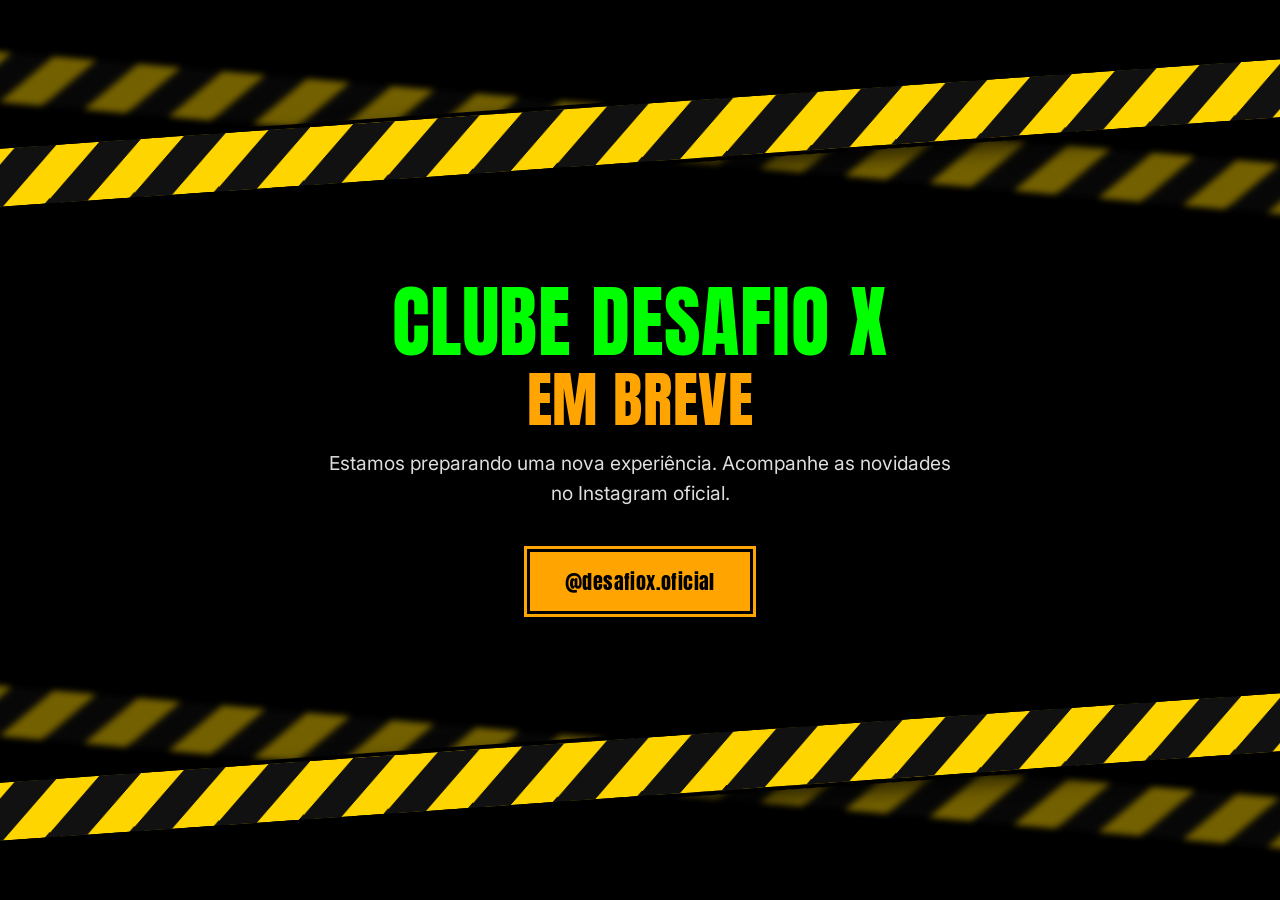
<file: index.html>
<!doctype html>
<html lang="pt-BR">
<head>
<meta charset="utf-8">
<meta name="robots" content="noindex, nofollow">
<meta name="viewport" content="width=device-width,initial-scale=1">
<title>Clube Desafio X — Em breve</title>
<link rel="icon" type="image/png" href="assets/favicon.png">
<link rel="icon" href="favicon.ico" sizes="any">
<link rel="apple-touch-icon" href="assets/apple-touch-icon.png">
<link rel="canonical" href="https://odesafiox.com.br/">
<meta name="description" content="Clube Desafio X — Em breve. Estamos preparando uma nova experiência. Acompanhe as novidades no Instagram oficial.">
<meta property="og:type" content="website">
<meta property="og:locale" content="pt_BR">
<meta property="og:url" content="https://odesafiox.com.br/">
<meta property="og:title" content="Clube Desafio X — Em breve">
<meta property="og:description" content="Estamos preparando uma nova experiência. Acompanhe as novidades no Instagram oficial.">
<meta property="og:image" content="https://odesafiox.com.br/assets/og-clube-participar.png">
<meta property="og:image:secure_url" content="https://odesafiox.com.br/assets/og-clube-participar.png">
<meta property="og:image:type" content="image/png">
<meta property="og:image:width" content="1200">
<meta property="og:image:height" content="630">
<meta property="og:image:alt" content="Clube Desafio X. Escolha seu jeito de participar.">
<meta name="twitter:card" content="summary_large_image">
<meta name="twitter:title" content="Clube Desafio X — Em breve">
<meta name="twitter:description" content="Estamos preparando uma nova experiência. Acompanhe as novidades no Instagram oficial.">
<meta name="twitter:image" content="https://odesafiox.com.br/assets/og-clube-participar.png">
<meta name="twitter:image:alt" content="Clube Desafio X. Escolha seu jeito de participar.">
<meta name="theme-color" content="#000000">
<link rel="preconnect" href="https://fonts.googleapis.com">
<link rel="preconnect" href="https://fonts.gstatic.com" crossorigin>
<link href="https://fonts.googleapis.com/css2?family=Anton&family=Inter:wght@400;600;800&display=swap" rel="stylesheet">
<link rel="stylesheet" href="css/style.css?v=105">
<style>
body.embreve{min-height:100vh;display:flex;flex-direction:column}
body.embreve main{flex:1;display:flex;flex-direction:column;justify-content:center}
body.embreve .ribbons{margin-top:0;z-index:1}
body.embreve .hero{position:relative;z-index:2;background:#000;padding-top:2.6rem;padding-bottom:2.6rem}
body.embreve .lead{margin-bottom:1.5rem;font-size:1.2rem;line-height:1.55}
body.embreve .btn{text-transform:none;letter-spacing:.02em}
body.embreve .btn:focus-visible{outline:3px solid #fff;outline-offset:3px}
body.embreve .sr{position:absolute;width:1px;height:1px;padding:0;margin:-1px;overflow:hidden;clip:rect(0,0,0,0);white-space:nowrap;border:0}
</style>
</head>
<body class="embreve">
<main>
<div class="ribbons" aria-hidden="true">
  <div class="rib back"><div class="rib-track"></div></div>
  <div class="rib front"><div class="rib-track"></div></div>
</div>
<section class="hero">
  <h1><span class="spray">Clube Desafio X</span> <em>Em breve</em></h1>
  <p class="lead">Estamos preparando uma nova experiência. Acompanhe as novidades no Instagram oficial.</p>
  <a class="btn" href="https://www.instagram.com/desafiox.oficial/" target="_blank" rel="noopener">@desafiox.oficial<span class="sr"> (abre em nova aba)</span></a>
</section>
<div class="ribbons" aria-hidden="true">
  <div class="rib back"><div class="rib-track"></div></div>
  <div class="rib front"><div class="rib-track"></div></div>
</div>
</main>
</body>
</html>
</file>
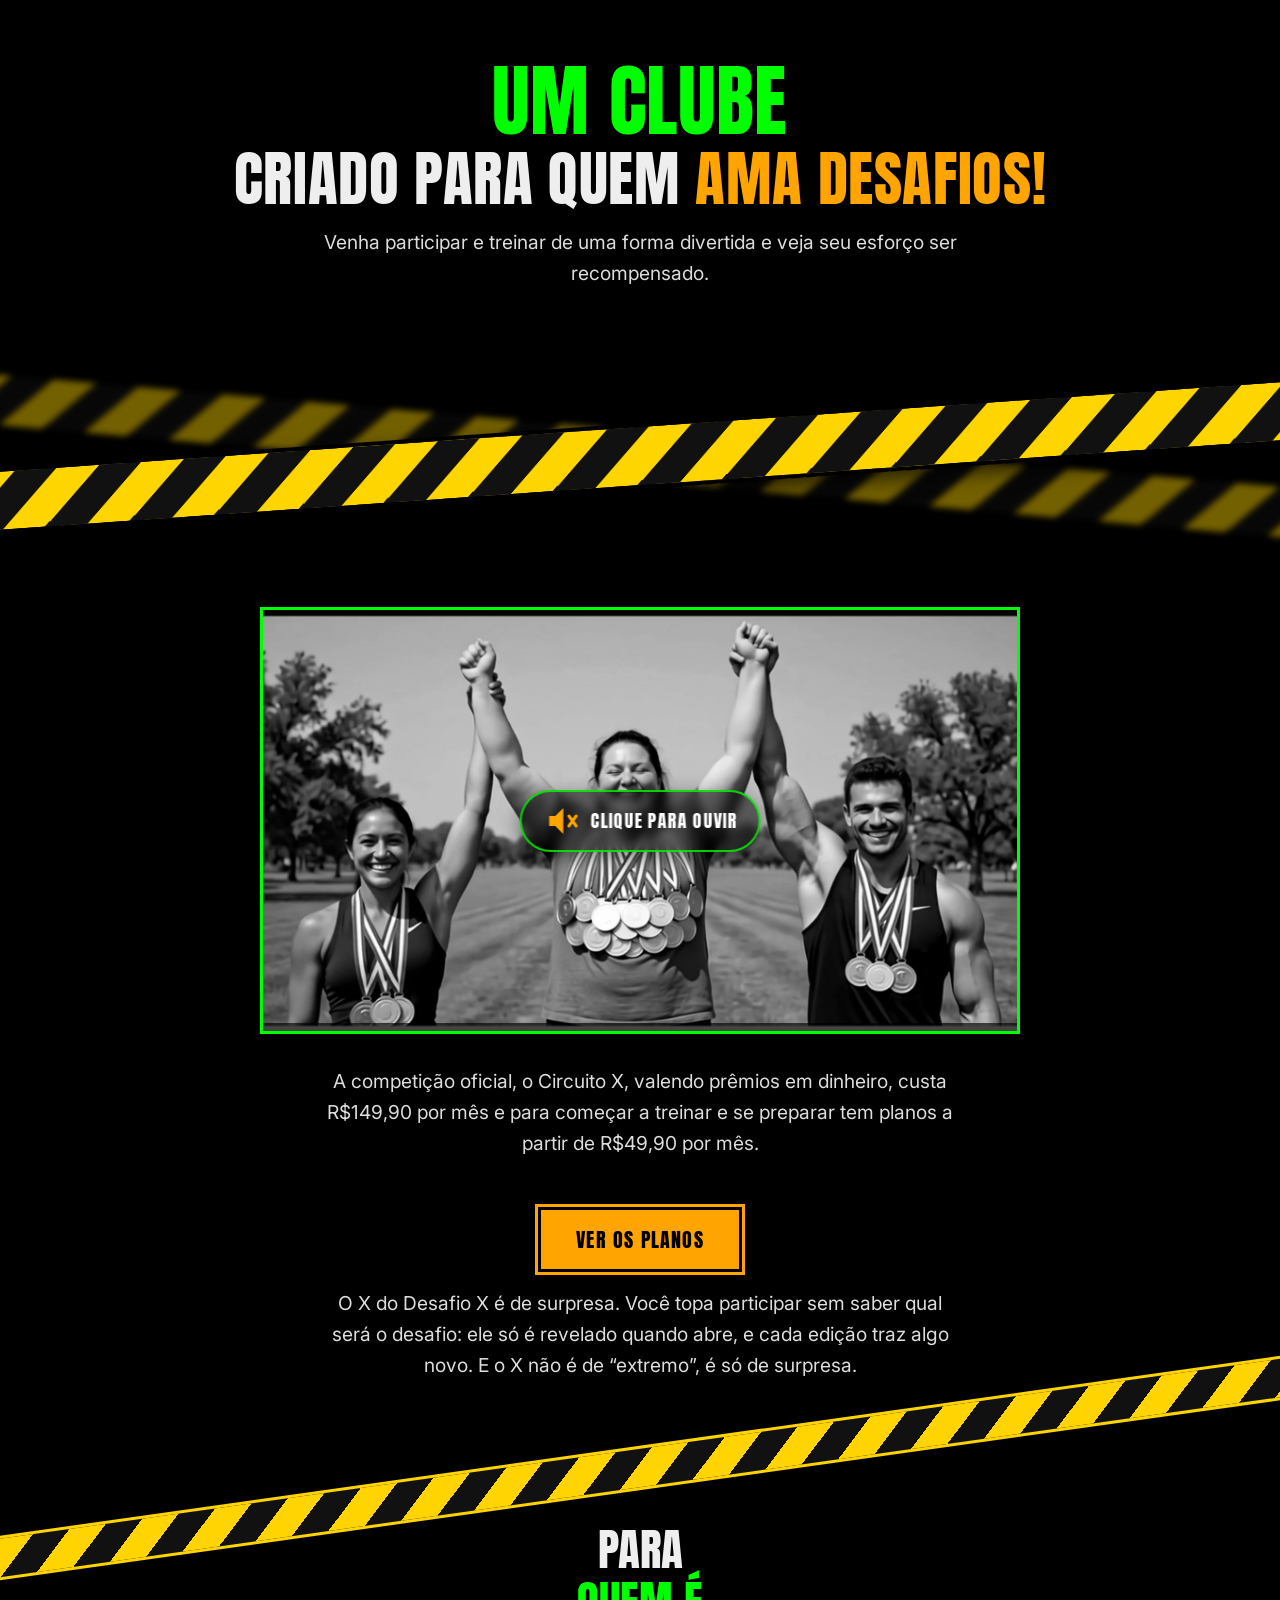
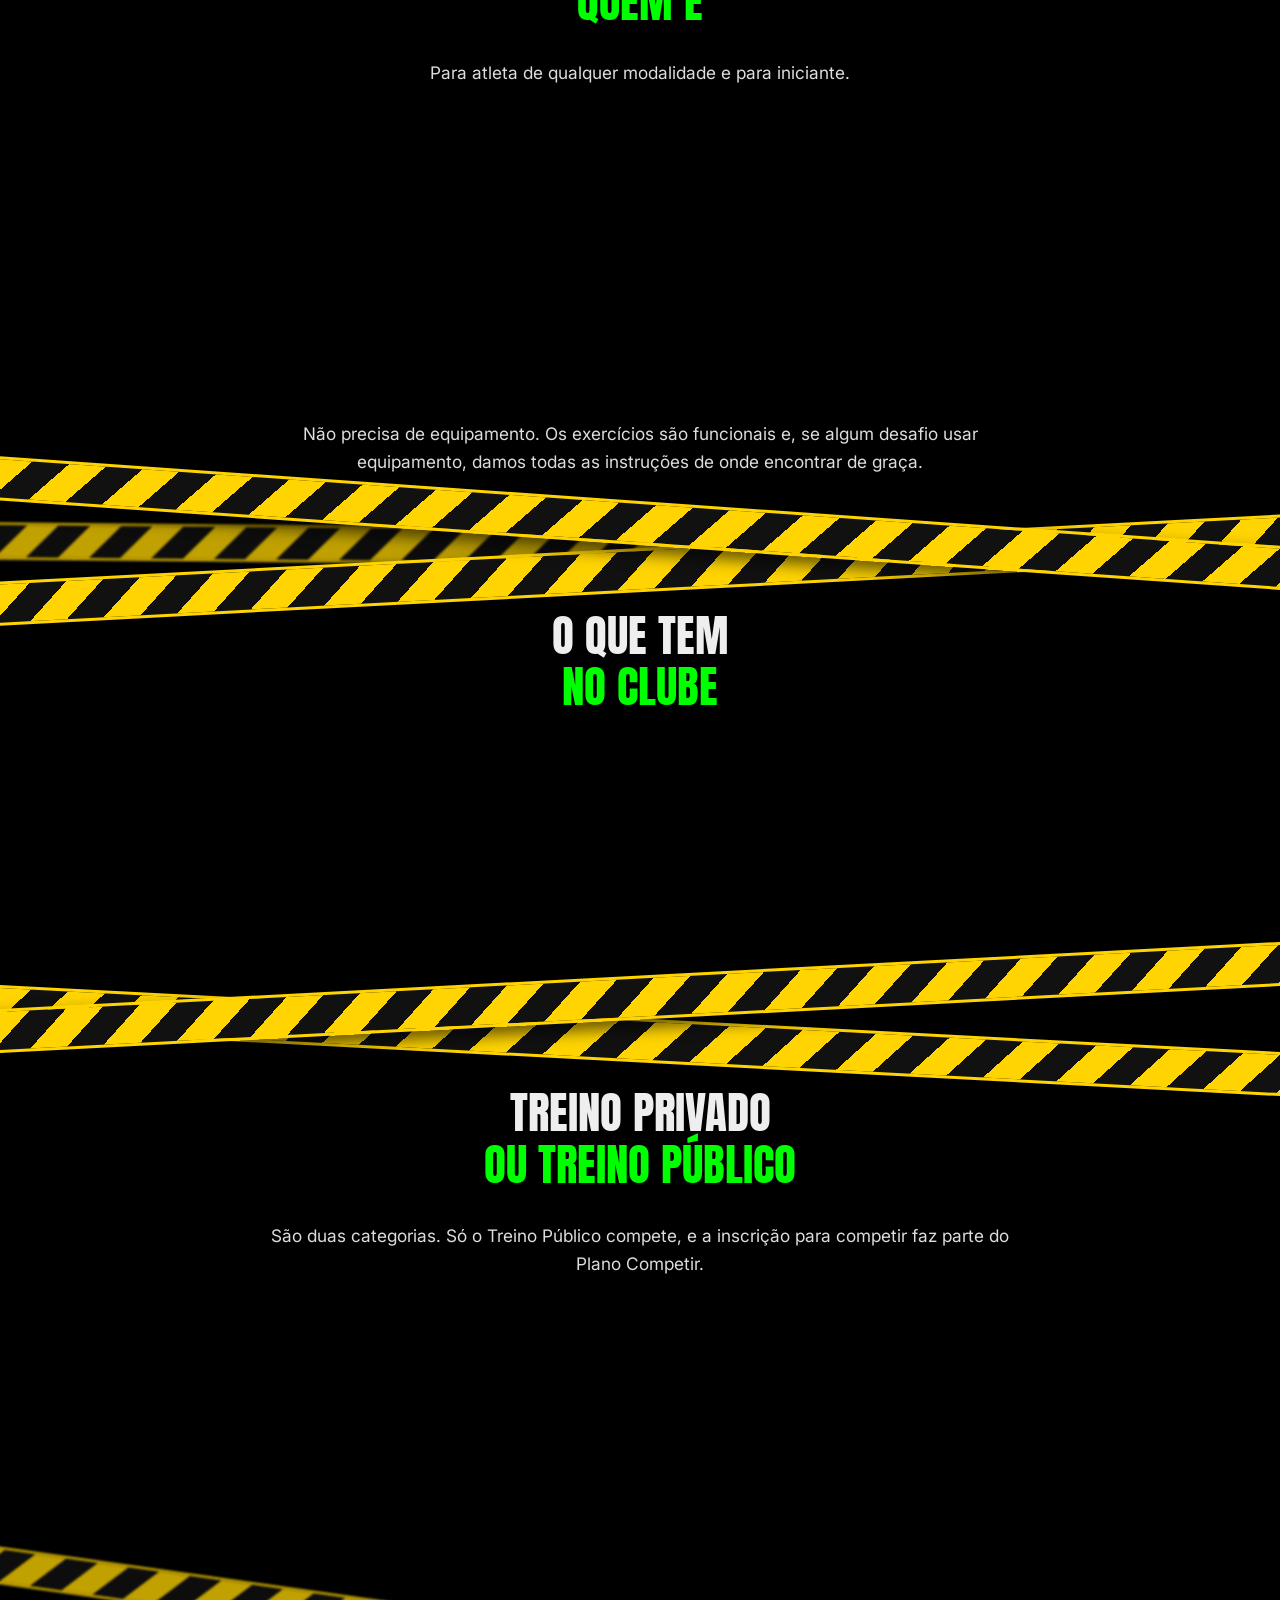
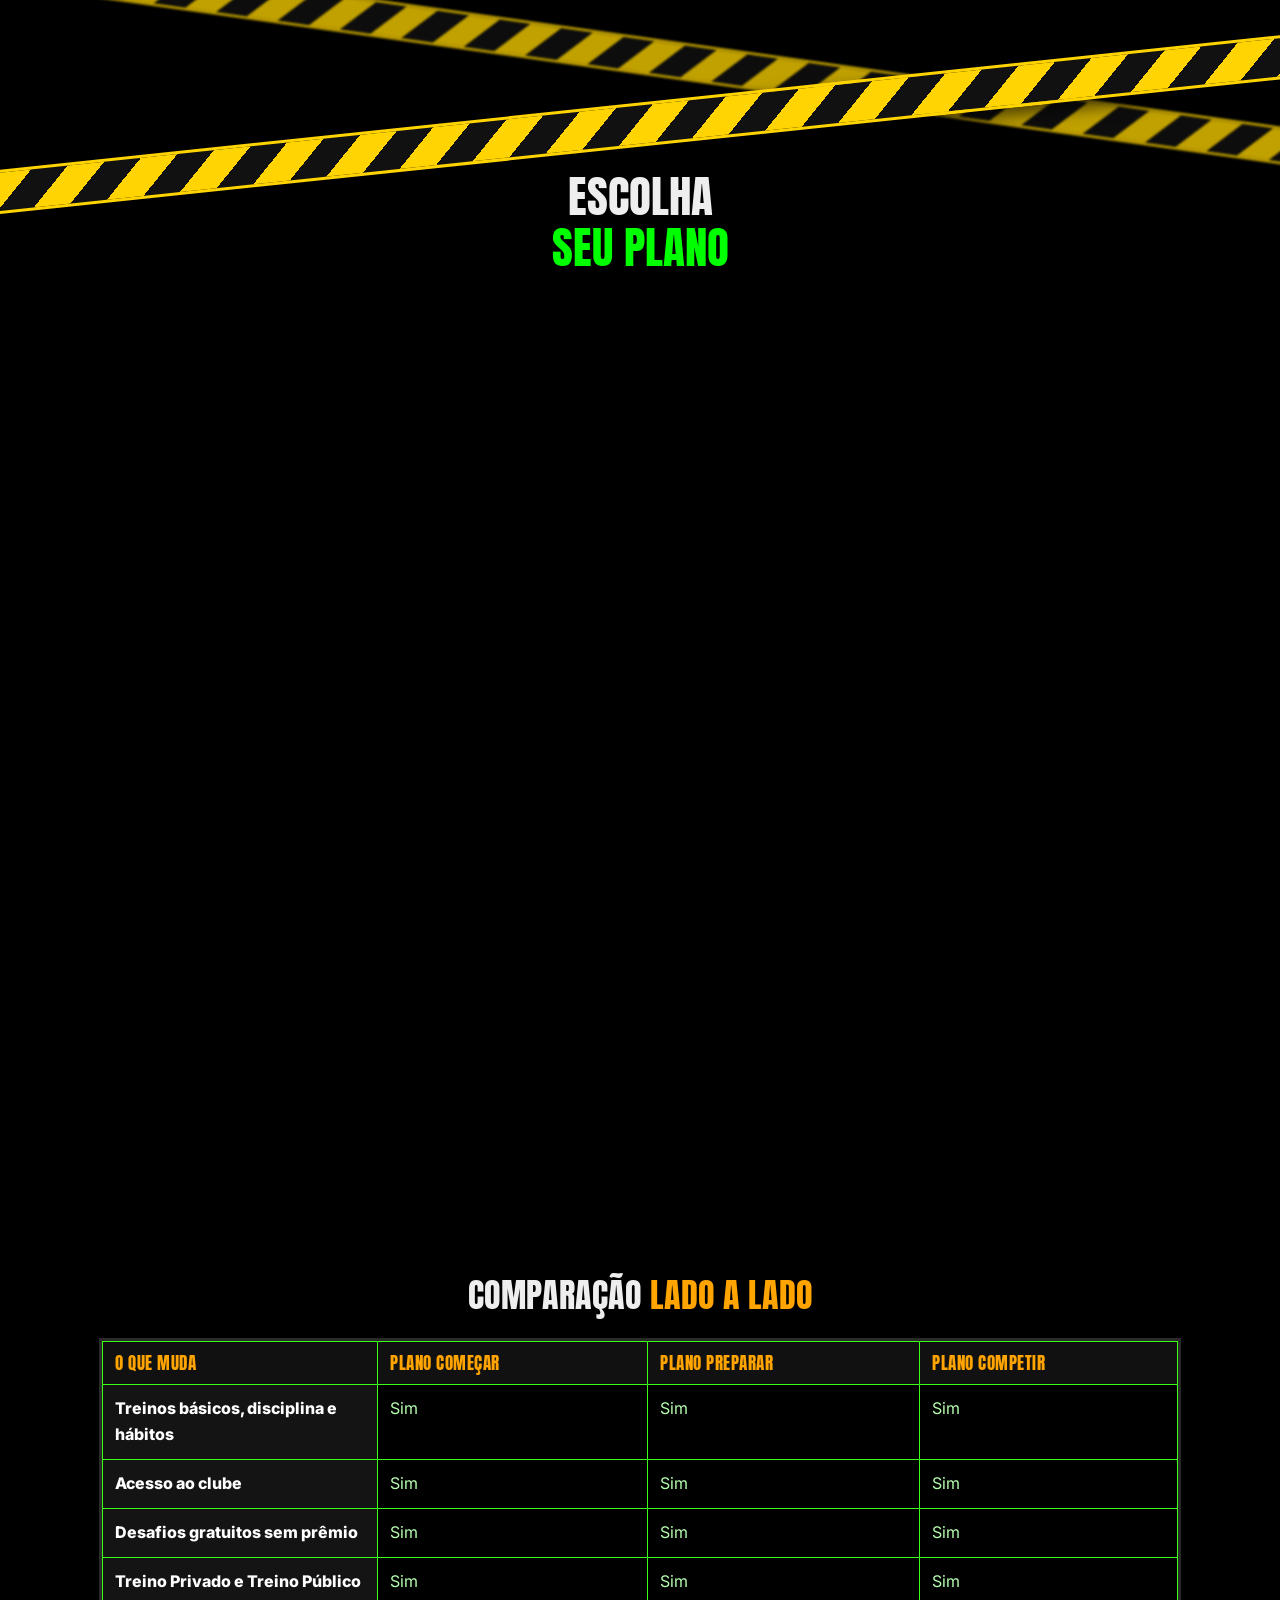
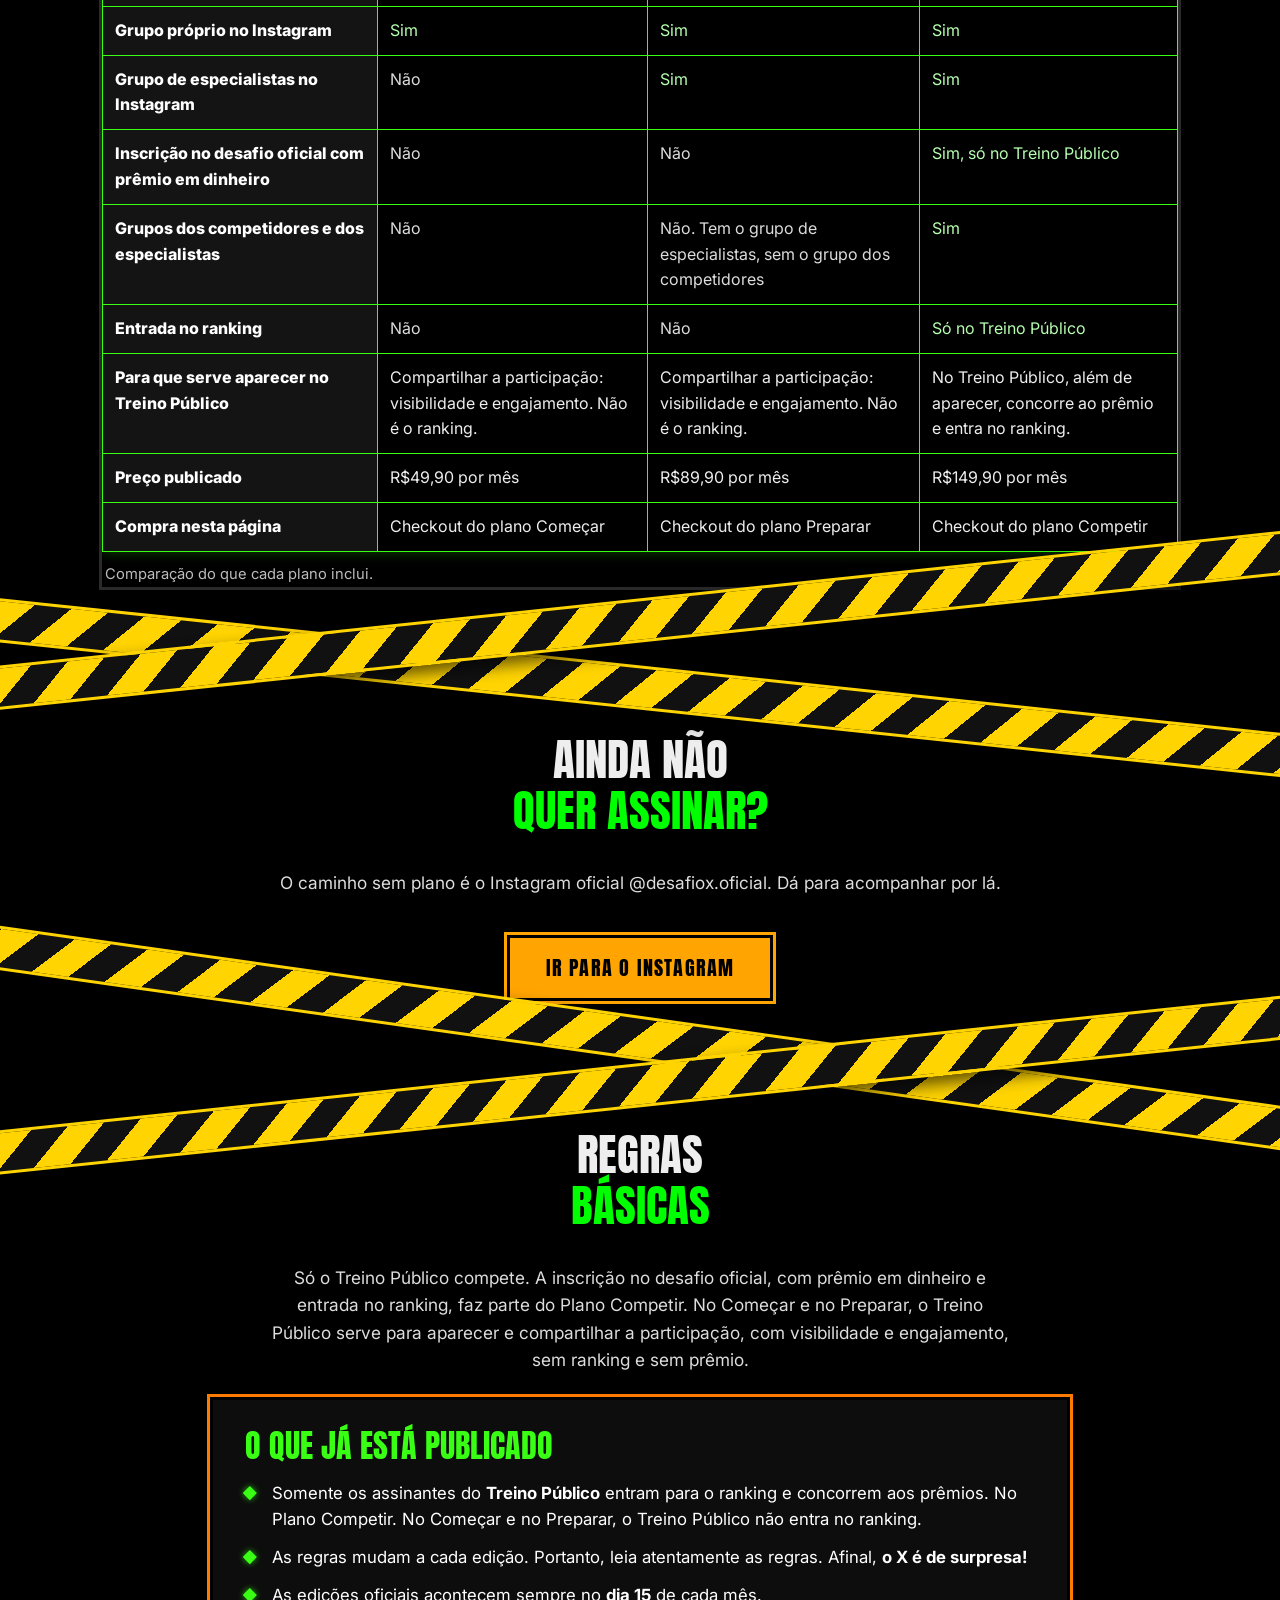
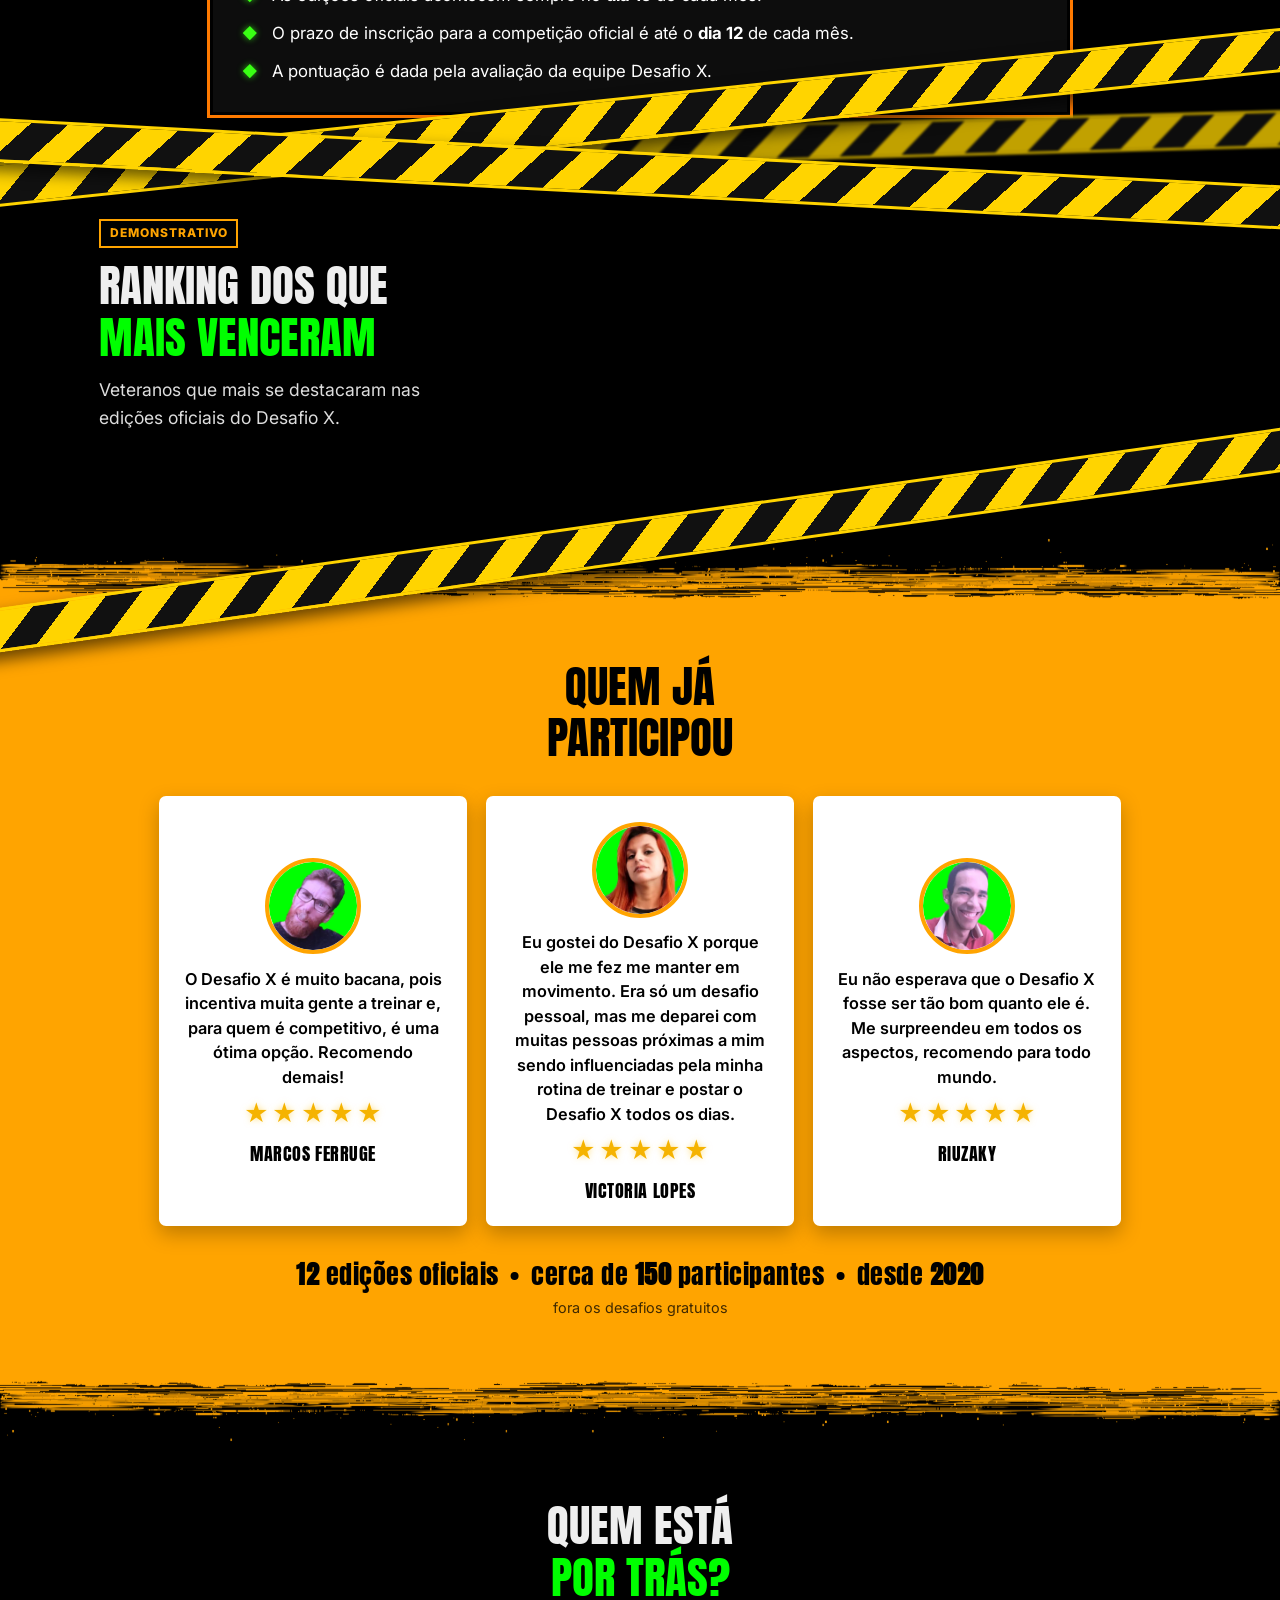
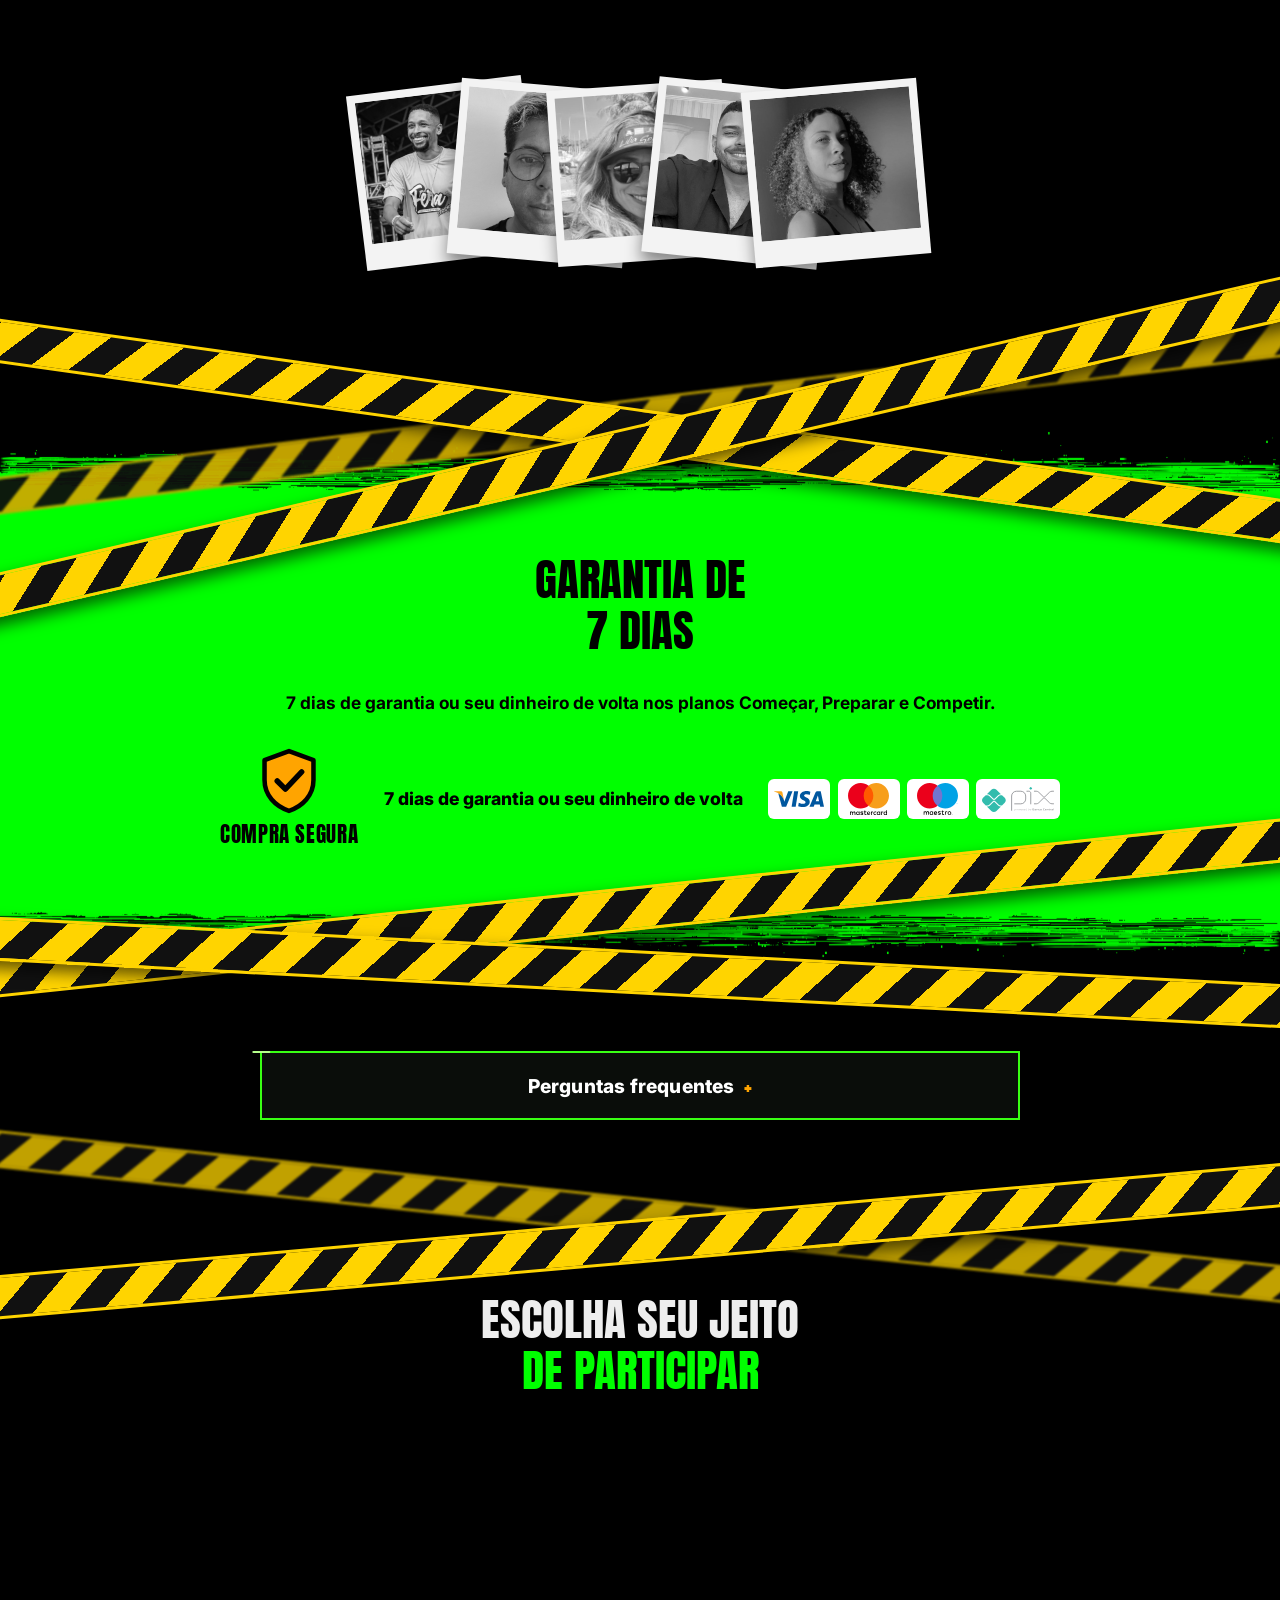
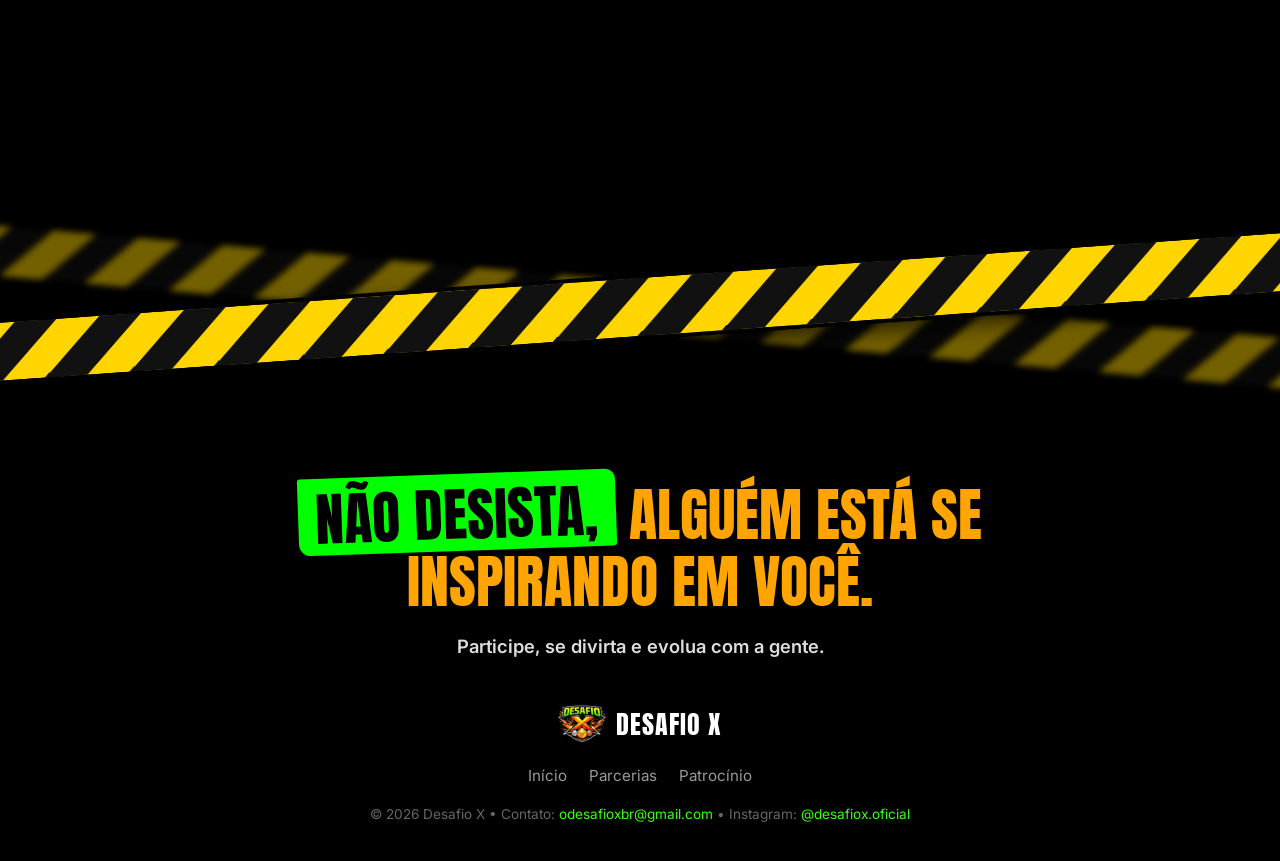
<file: previa/index.html>
<!doctype html>
<html lang="pt-BR" class="js">
<head>
<meta charset="utf-8">
<meta name="robots" content="noindex, nofollow">
<meta name="viewport" content="width=device-width,initial-scale=1">
<title>Clube Desafio X</title>
  <link rel="icon" type="image/png" href="../assets/favicon.png">
  <link rel="icon" href="../favicon.ico" sizes="any">
  <link rel="apple-touch-icon" href="../assets/apple-touch-icon.png">
<link rel="canonical" href="https://odesafiox.com.br/previa/">
<meta name="description" content="Conheça o Clube Desafio X, descubra como funciona e escolha seu jeito de participar.">
<meta property="og:type" content="website">
<meta property="og:locale" content="pt_BR">
<meta property="og:url" content="https://odesafiox.com.br/previa/">
<meta property="og:title" content="Clube Desafio X">
<meta property="og:description" content="Conheça o Clube Desafio X, descubra como funciona e escolha seu jeito de participar.">
<meta property="og:image" content="https://odesafiox.com.br/assets/og-clube-participar.png">
<meta property="og:image:secure_url" content="https://odesafiox.com.br/assets/og-clube-participar.png">
<meta property="og:image:type" content="image/png">
<meta property="og:image:width" content="1200">
<meta property="og:image:height" content="630">
<meta property="og:image:alt" content="Clube Desafio X. Escolha seu jeito de participar.">
<meta name="twitter:card" content="summary_large_image">
<meta name="twitter:title" content="Clube Desafio X">
<meta name="twitter:description" content="Conheça o Clube Desafio X, descubra como funciona e escolha seu jeito de participar.">
<meta name="twitter:image" content="https://odesafiox.com.br/assets/og-clube-participar.png">
<meta name="twitter:image:alt" content="Clube Desafio X. Escolha seu jeito de participar.">
<meta name="theme-color" content="#000000">
<link rel="preconnect" href="https://fonts.googleapis.com"><link rel="preconnect" href="https://fonts.gstatic.com" crossorigin>
<link href="https://fonts.googleapis.com/css2?family=Anton&family=Inter:wght@400;600;800&display=swap" rel="stylesheet">
<link rel="stylesheet" href="../css/style.css?v=108">
<style>
/* Caixa X oculta: a divisória seguinte cairia no mesmo vão da comparação. Fica uma só, no padrão das outras. */
#caixa-x[hidden] + .seam{display:none}
#ainda-nao-quer-assinar.sec{padding-top:5.5rem}
/* Quem está por trás: polaroides inclinadas, sobrepostas. P&B até vir à frente. */
.home #quem.sec{padding-bottom:9rem}
.home #quem .quem-fila{display:flex;justify-content:center;align-items:flex-end;padding:3.1rem 0 1.5rem}
.home #quem .quem-pessoa{position:relative;width:176px;margin-left:-78px;z-index:1;flex:0 0 auto;transform:rotate(var(--r));transition:transform .28s ease}
.home #quem .quem-pessoa:first-child{margin-left:0}
.home #quem .quem-pessoa:nth-child(1){--r:-7deg;z-index:1}
.home #quem .quem-pessoa:nth-child(2){--r:5deg;z-index:2}
.home #quem .quem-pessoa:nth-child(3){--r:-4deg;z-index:3}
.home #quem .quem-pessoa:nth-child(4){--r:6deg;z-index:4}
.home #quem .quem-pessoa:nth-child(5){--r:-5deg;z-index:5}
.home #quem .quem-foto{display:block;width:100%;aspect-ratio:1/1;padding:8px 8px 26px;border:0;background:#f6f3ec;cursor:pointer;filter:grayscale(1);line-height:0;box-shadow:0 10px 16px rgba(0,0,0,.45);transition:filter .28s ease}
.home #quem .quem-recorte{position:relative;display:block;width:100%;height:100%;overflow:hidden}
.home #quem .quem-foto img{display:block;width:100%;height:100%;object-fit:cover;object-position:center 22%}
.home #quem .quem-foto img.enq-son{object-position:center top}
.home #quem .quem-foto img.enq-lilia{position:absolute;width:150.16%;height:200%;left:-36.11%;top:-36%;max-width:none;object-fit:fill}
.home #quem .quem-foto img.enq-matheus{position:absolute;width:174.42%;height:232.56%;left:-50.61%;top:-74.88%;max-width:none;object-fit:fill}
.home #quem .quem-pessoa.frente{z-index:8;transform:rotate(-1deg) translateY(-10px) scale(1.42);transform-origin:center 70%}
.home #quem .quem-pessoa.frente .quem-foto{filter:none}
@media(max-width:800px){
  .home #quem .quem-pessoa{width:92px;margin-left:-34px}
  .home #quem .quem-foto{padding:5px 5px 16px}
  .home #quem .quem-pessoa.frente{transform:rotate(-1deg) translateY(2px) scale(1.42)}
  .home #quem.sec{padding-bottom:8rem}
}
@media(max-width:370px){
  .home #quem .quem-pessoa:first-child.frente{transform-origin:0% 70%}
  .home #quem .quem-pessoa:last-child.frente{transform-origin:100% 70%}
}
@media(max-width:340px){
  .home #quem .quem-pessoa:first-child.frente{transform:rotate(-1deg) translate(8px,2px) scale(1.42)}
  .home #quem .quem-pessoa:last-child.frente{transform:rotate(-1deg) translate(-8px,2px) scale(1.42)}
}
@media(prefers-reduced-motion:reduce){
  .home #quem .quem-pessoa,.home #quem .quem-foto{transition:none}
}
.home #quem .quem-info{max-width:720px;margin:0 auto;text-align:left;background:#0d0d0d;border:2px solid #39ff14;padding:1rem 1.15rem}
.home #quem .quem-info[hidden]{display:none}
.home #quem .quem-info h3{font:400 1.6rem/1.1 Anton,Impact,sans-serif;text-transform:uppercase;color:#39ff14;margin:0 0 .35rem}
.home #quem .quem-papel{color:#ffa400;font-weight:800;margin:0 0 .7rem}
.home #quem .quem-info p:last-child{color:#ddd;line-height:1.55;margin:0}
/* Escada dos três planos: mesma largura. Começar menor e branco. Preparar e Competir maiores. */
.home .step.s1 .plan{background:#fff;color:#000;border-color:#000;outline-color:#ddd}
.home .step.s1 .plan .pl{color:#000}
.home .step.s1 .plan .nome{color:#ffa400}
.home .step.s1 .plan .tipo,.home .step.s1 .plan h4,.home .step.s1 .plan li,.home .step.s1 .plan .nota{color:#000}
.home .step.s1 .plan .big-price{color:#ffa400}
.home .step.s1 .plan>.btn{background:#ffa400;color:#000;outline-color:#ffa400}
.home .step.s2 .plan{background:#ffa400;color:#000;border-color:#000;outline-color:#ffa400}
.home .step.s2 .plan .pl{color:#000}
.home .step.s2 .plan .nome,.home .step.s2 .plan .big-price{color:#fff}
.home .step.s2 .plan li,.home .step.s2 .plan .tipo,.home .step.s2 .plan h4,.home .step.s2 .plan .nota{color:#000}
.home .step.s2 .plan>.btn{background:#fff;color:#000;outline-color:#fff}
.home .step.s3 .plan{background:#050805;color:#fff;border-color:#39ff14;outline-color:#39ff14}
.home .step.s3 .plan .pl,.home .step.s3 .plan li,.home .step.s3 .plan .tipo,.home .step.s3 .plan h4,.home .step.s3 .plan .nota{color:#fff}
.home .step.s3 .plan .nome,.home .step.s3 .plan .big-price{color:#39ff14}
.home .plan .big-price,.home .plan.hot .big-price{font-size:clamp(2.6rem,5vw,3.4rem);line-height:1}
.home .plan{height:100%}
.home .plan>.btn{position:static;margin-top:auto;height:3.1rem;min-height:3.1rem;white-space:nowrap}
.home .cmp,.home .cmp th,.home .cmp td{border-color:#39ff14}
.home .cmp{background:#000;box-shadow:0 0 12px rgba(57,255,20,.28)}
.home .cmp th{color:#39ff14}
#ranking.sec{padding-bottom:6rem}
@media(min-width:801px){
 .home .stair{grid-template-columns:repeat(3,minmax(0,1fr));align-items:stretch}
 .home .step.s1{padding-top:7rem}
 .home .step.s2{padding-top:3.5rem}
 .home .step.s3{padding-top:0}
}
</style>
</head>
<body class="home">
<a class="skip" href="#veja-como-e">Ir para o conteúdo</a>

<main id="topo">
<section class="hero">
  <h1><span class="spray">Um Clube</span> criado para quem <em>ama desafios!</em></h1>
  <p class="lead">Venha participar e treinar de uma forma divertida e veja seu esforço ser recompensado.</p>
</section>

<div class="ribbons" aria-hidden="true">
  <div class="rib back"><div class="rib-track"></div></div>
  <div class="rib front"><div class="rib-track"></div></div>
</div>

<section id="veja-como-e" class="sec">
  <div class="video vplayer"><video muted autoplay loop playsinline preload="auto" disablepictureinpicture controlslist="nodownload noplaybackrate nofullscreen" poster="../assets/video/poster.webp"><source src="../assets/video/desafiox_vendas.mp4?v=13" type="video/mp4">Seu navegador não suporta vídeo.</video><button class="vplay" type="button" aria-label="Ativar o som e assistir do início"><span class="vsound"><svg viewBox="0 0 24 24" aria-hidden="true"><path d="M3 9v6h4l5 5V4L7 9H3z"/><path d="M16.5 8.5l5 7M21.5 8.5l-5 7" stroke-width="2.2" stroke-linecap="round" fill="none"/></svg><b>Clique para ouvir</b></span></button><div class="vbar" aria-hidden="true"><i></i></div></div>
  <p class="lead">A competição oficial, o Circuito X, valendo prêmios em dinheiro, custa R$149,90 por mês e para começar a treinar e se preparar tem planos a partir de R$49,90 por mês.</p>
  <a class="btn" href="#planos">Ver os planos</a>
  <p class="lead">O X do Desafio X é de surpresa. Você topa participar sem saber qual será o desafio: ele só é revelado quando abre, e cada edição traz algo novo. E o X não é de “extremo”, é só de surpresa.</p>
</section>

<div class="seam s1" aria-hidden="true"><span class="tp f a"></span></div>

<section id="para-quem-e" class="sec">
  <h2 class="graf">Para <b>quem é</b></h2>
  <p class="sec-lead">Para atleta de qualquer modalidade e para iniciante.</p>
  <ul class="checks rev">
    <li>Atleta de qualquer modalidade</li>
    <li>Iniciante</li>
    <li>Quem ama fazer atividades físicas</li>
    <li>Quem quer construir disciplina com rotinas de treino simples</li>
    <li>Quem quer aprender mais e conhecer gente nova</li>
    <li>Quem quiser concorrer a prêmio em dinheiro precisa do Plano Competir e do Treino Público</li>
  </ul>
  <p class="sec-lead" style="margin-top:1.4rem">Não precisa de equipamento. Os exercícios são funcionais e, se algum desafio usar equipamento, damos todas as instruções de onde encontrar de graça.</p>
</section>

<div class="seam s2" aria-hidden="true"><span class="tp k c"></span><span class="tp f a"></span><span class="tp f b"></span></div>

<section id="o-que-tem-no-clube" class="sec">
  <h2 class="graf">O que tem <b>no clube</b></h2>
  <div class="features rev">
    <div class="card"><h3>As regras</h3><p>As regras de funcionamento do clube, as regras de todos os desafios e dicas de como gravar seus conteúdos para não perder pontos e ganhar engajamento.</p></div>
    <div class="card"><h3>Os especialistas</h3><p>Conheça um pouco mais de cada especialista, suas áreas de atuação e como eles ajudam você a ter melhores hábitos para vencer.</p></div>
    <div class="card"><h3>Os módulos das modalidades</h3><p>Cada especialista tem seu módulo para você se aprofundar e absorver ao máximo os conhecimentos passados.</p></div>
  </div>
</section>

<div class="seam s3" aria-hidden="true"><span class="tp f a"></span><span class="tp f b"></span></div>

<section id="treino-privado-ou-publico" class="sec">
  <h2 class="graf">Treino Privado <b>ou Treino Público</b></h2>
  <p class="sec-lead">São duas categorias. Só o Treino Público compete, e a inscrição para competir faz parte do Plano Competir.</p>
  <div class="treino-grid rev">
    <article class="card treino privado">
      <h3>Treino Privado</h3>
      <p>Você treina sem precisar se gravar nem aparecer nas redes.</p>
      <p>Não concorre e não entra no ranking, em nenhum dos três planos.</p>
    </article>
    <article class="card treino publico">
      <h3>Treino Público</h3>
      <p>Você se grava e publica seus treinos em perfil público.</p>
      <p>No Plano Começar e no Plano Preparar, aparecer é compartilhar a participação. A vantagem é visibilidade e engajamento do seu perfil, com as visualizações de quem acompanha os seus treinos. Isso não é competir no desafio oficial e não coloca você no ranking.</p>
      <p>No Plano Competir, o Treino Público concorre ao prêmio em dinheiro e entra no ranking.</p>
    </article>
  </div>
</section>

<div class="seam s4" aria-hidden="true"><span class="tp k a"></span><span class="tp f a"></span></div>

<section id="planos" class="sec">
  <h2 class="graf">Escolha <b>seu plano</b></h2>
  <div class="stair rev">
    <div class="step s1">
      <article class="card plan">
        <h3 class="pl">Plano <span class="nome">Começar</span></h3>
        <p class="tipo">Plano de assinatura mensal</p>
        <p class="big-price">R$49,90</p>
        <p>por mês</p>
        <div class="pdesc">
          <h4>Inclui</h4>
          <ul>
            <li>Treinos básicos</li>
            <li>Disciplina e hábitos</li>
            <li>Acesso ao clube</li>
            <li>Desafios gratuitos sem prêmio</li>
            <li>Treino Privado e Treino Público</li>
            <li>Grupo próprio no Instagram</li>
          </ul>
          <h4>Não inclui</h4>
          <ul>
            <li>Grupo de especialistas no Instagram</li>
            <li>Inscrição no desafio oficial com prêmio em dinheiro</li>
            <li>Grupos dos competidores e dos especialistas</li>
            <li>Entrada no ranking</li>
          </ul>
          <p class="nota">No Treino Público deste plano você aparece para compartilhar a participação, com visibilidade e engajamento. Não entra no ranking.</p>
        </div>
        <a class="btn" href="https://pay.kiwify.com.br/g9sPenn" target="_blank" rel="noopener">Quero participar</a>
      </article>
    </div>
    <div class="step s2">
      <article class="card plan">
        <h3 class="pl">Plano <span class="nome">Preparar</span></h3>
        <p class="tipo">Plano de assinatura mensal</p>
        <p class="big-price">R$89,90</p>
        <p>por mês</p>
        <div class="pdesc">
          <h4>Inclui</h4>
          <ul>
            <li>Tudo do Plano Começar</li>
            <li>Grupo de especialistas no Instagram</li>
          </ul>
          <h4>Não inclui</h4>
          <ul>
            <li>Inscrição no desafio oficial com prêmio em dinheiro</li>
            <li>Grupos dos competidores</li>
            <li>Entrada no ranking</li>
          </ul>
          <p class="nota">No Treino Público deste plano, aparecer também é compartilhar a participação, com visibilidade e engajamento. Não entra no ranking e não é a inscrição no oficial.</p>
        </div>
        <a class="btn" href="https://pay.kiwify.com.br/so8igCH" target="_blank" rel="noopener">Quero participar</a>
      </article>
    </div>
    <div class="step s3">
      <article class="card plan hot">
        <h3 class="pl">Plano <span class="nome">Competir</span></h3>
        <p class="tipo">Plano de assinatura mensal. Inclui a inscrição no desafio oficial.</p>
        <p class="big-price">R$149,90</p>
        <p>por mês</p>
        <div class="pdesc">
          <h4>Inclui</h4>
          <ul>
            <li>Tudo do Plano Começar e do Plano Preparar</li>
            <li>Inscrição no desafio oficial com prêmio em dinheiro, só no Treino Público</li>
            <li>Grupos dos competidores e dos especialistas</li>
          </ul>
          <h4>Não inclui</h4>
          <ul>
            <li>Competir e entrar no ranking se você escolher o Treino Privado</li>
          </ul>
          <p class="nota">O plano não é o desafio. Ele inclui a inscrição na edição oficial de 15 dias. Só o Treino Público desse plano concorre ao prêmio e entra no ranking.</p>
        </div>
        <a class="btn" href="https://pay.kiwify.com.br/0e0S2Yj" target="_blank" rel="noopener">Quero participar</a>
      </article>
    </div>
  </div>

  <h3 class="graf sm">Comparação <b>lado a lado</b></h3>
  <p class="cmp-hint">No celular, deslize a tabela para o lado.</p>
  <div class="cmp-wrap" tabindex="0" aria-label="Tabela de comparação dos três planos. Se não couber na tela, deslize para o lado.">
    <table class="cmp">
      <caption>Comparação do que cada plano inclui.</caption>
      <thead>
        <tr>
          <th scope="col">O que muda</th>
          <th scope="col">Plano Começar</th>
          <th scope="col">Plano Preparar</th>
          <th scope="col">Plano Competir</th>
        </tr>
      </thead>
      <tbody>
        <tr>
          <th scope="row">Treinos básicos, disciplina e hábitos</th>
          <td class="sim">Sim</td><td class="sim">Sim</td><td class="sim">Sim</td>
        </tr>
        <tr>
          <th scope="row">Acesso ao clube</th>
          <td class="sim">Sim</td><td class="sim">Sim</td><td class="sim">Sim</td>
        </tr>
        <tr>
          <th scope="row">Desafios gratuitos sem prêmio</th>
          <td class="sim">Sim</td><td class="sim">Sim</td><td class="sim">Sim</td>
        </tr>
        <tr>
          <th scope="row">Treino Privado e Treino Público</th>
          <td class="sim">Sim</td><td class="sim">Sim</td><td class="sim">Sim</td>
        </tr>
        <tr>
          <th scope="row">Grupo próprio no Instagram</th>
          <td class="sim">Sim</td><td class="sim">Sim</td><td class="sim">Sim</td>
        </tr>
        <tr>
          <th scope="row">Grupo de especialistas no Instagram</th>
          <td class="nao">Não</td><td class="sim">Sim</td><td class="sim">Sim</td>
        </tr>
        <tr>
          <th scope="row">Inscrição no desafio oficial com prêmio em dinheiro</th>
          <td class="nao">Não</td><td class="nao">Não</td><td class="sim">Sim, só no Treino Público</td>
        </tr>
        <tr>
          <th scope="row">Grupos dos competidores e dos especialistas</th>
          <td class="nao">Não</td><td class="nao">Não. Tem o grupo de especialistas, sem o grupo dos competidores</td><td class="sim">Sim</td>
        </tr>
        <tr>
          <th scope="row">Entrada no ranking</th>
          <td class="nao">Não</td><td class="nao">Não</td><td class="sim">Só no Treino Público</td>
        </tr>
        <tr>
          <th scope="row">Para que serve aparecer no Treino Público</th>
          <td>Compartilhar a participação: visibilidade e engajamento. Não é o ranking.</td>
          <td>Compartilhar a participação: visibilidade e engajamento. Não é o ranking.</td>
          <td>No Treino Público, além de aparecer, concorre ao prêmio e entra no ranking.</td>
        </tr>
        <tr>
          <th scope="row">Preço publicado</th>
          <td>R$49,90 por mês</td>
          <td>R$89,90 por mês</td>
          <td>R$149,90 por mês</td>
        </tr>
        <tr>
          <th scope="row">Compra nesta página</th>
          <td>Checkout do plano Começar</td>
          <td>Checkout do plano Preparar</td>
          <td>Checkout do plano Competir</td>
        </tr>
      </tbody>
    </table>
  </div>
</section>

<div class="seam s5" aria-hidden="true"><span class="tp f a"></span><span class="tp f b"></span></div>

<section id="caixa-x" class="sec" hidden>
  <h2 class="graf">Caixa X</h2>
  <p class="sec-lead">A Caixa X ainda não existe como produto pronto. Não há preço nem conteúdo definido. Ela não está à venda e não está disponível na área de membros.</p>
  <p class="sec-lead">A ideia em discussão é uma caixa fechada ilustrativa. Isso não promete camisa, souvenir nem outro item.</p>
</section>

<div class="seam s6" aria-hidden="true"><span class="tp k a"></span><span class="tp f b"></span><span class="tp f a"></span></div>

<section id="ainda-nao-quer-assinar" class="sec">
  <h2 class="graf">Ainda não <b>quer assinar?</b></h2>
  <p class="sec-lead">O caminho sem plano é o Instagram oficial @desafiox.oficial. Dá para acompanhar por lá.</p>
  <a class="btn" href="https://www.instagram.com/desafiox.oficial/" target="_blank" rel="noopener">Ir para o Instagram<span class="sr"> (abre em nova aba)</span></a>
</section>

<div class="seam s7" aria-hidden="true"><span class="tp f a"></span><span class="tp f b"></span></div>

<section id="regras-basicas" class="sec">
  <h2 class="graf">Regras <b>básicas</b></h2>
  <p class="sec-lead">Só o Treino Público compete. A inscrição no desafio oficial, com prêmio em dinheiro e entrada no ranking, faz parte do Plano Competir. No Começar e no Preparar, o Treino Público serve para aparecer e compartilhar a participação, com visibilidade e engajamento, sem ranking e sem prêmio.</p>
  <div class="regras">
    <h3>O que já está publicado</h3>
    <ul>
      <li>Somente os assinantes do <b>Treino Público</b> entram para o ranking e concorrem aos prêmios. No Plano Competir. No Começar e no Preparar, o Treino Público não entra no ranking.</li>
      <li>As regras mudam a cada edição. Portanto, leia atentamente as regras. Afinal, <b>o X é de surpresa!</b></li>
      <li>As edições oficiais acontecem sempre no <b>dia 15</b> de cada mês.</li>
      <li>O prazo de inscrição para a competição oficial é até o <b>dia 12</b> de cada mês.</li>
      <li>A pontuação é dada pela avaliação da equipe Desafio X.</li>
    </ul>
  </div>
</section>

<div class="seam s8" aria-hidden="true"><span class="tp k a"></span><span class="tp f a"></span><span class="tp f b"></span></div>

<section id="ranking" class="sec rk">
  <div class="rk-txt">
    <p class="selo">Demonstrativo</p>
    <h2 class="graf">Ranking dos que <b>mais venceram</b></h2>
    <p>Veteranos que mais se destacaram nas edições oficiais do Desafio X.</p>
  </div>
  <ol class="podio rev">
    <li class="pd p2" style="--d:0"><span class="holo"><img data-txt="0,0,1,1" src="../assets/rk-riuzaky.webp" alt="Riuzaky" width="400" height="400" loading="lazy"></span><b class="nm">Riuzaky</b><span class="tt">Tri Campeão</span><div class="degrau"><span>2º</span></div></li>
    <li class="pd p1" style="--d:1"><span class="holo"><img data-txt="0,0,1,1" src="../assets/rk-marcos.webp" alt="Marcos Ferruge" width="400" height="400" loading="lazy"></span><b class="nm">Marcos Ferruge</b><span class="tt">Tetra Campeão</span><div class="degrau"><span>1º</span></div></li>
    <li class="pd p3" style="--d:2"><span class="holo"><img data-txt="0,0,1,1" src="../assets/rk-victoria.webp" alt="Victoria Lopes" width="400" height="400" loading="lazy"></span><b class="nm">Victoria Lopes</b><span class="tt">Bi Campeã</span><div class="degrau"><span>3º</span></div></li>
    <li class="pd p4" style="--d:3"><span class="holo"><img data-txt="0,0,1,1" src="../assets/rk-gaby.webp" alt="Gaby" width="400" height="400" loading="lazy"></span><b class="nm">Gaby</b><span class="tt">Campeã</span><div class="degrau"><span>4º</span></div></li>
  </ol>
</section>

<div class="seam s1" aria-hidden="true"><span class="tp f a"></span></div>

<div class="blk blk-orange">
<img class="brush" src="../assets/pincel-laranja-topo.webp" alt="" aria-hidden="true" width="2400" height="90">
<div class="blk-in"><section id="quem-ja-participou" class="sec">
  <h2 class="graf">Quem já <b>participou</b></h2>
  <div class="deps">
    <figure class="dep" tabindex="0"><img data-txt="0,0,1,1" src="../assets/rk-marcos.webp" alt="Marcos Ferruge" width="400" height="400" loading="lazy"><blockquote>O Desafio X é muito bacana, pois incentiva muita gente a treinar e, para quem é competitivo, é uma ótima opção. Recomendo demais!</blockquote><span class="estrelas" aria-label="5 estrelas"><i>★</i><i>★</i><i>★</i><i>★</i><i>★</i></span><figcaption>Marcos Ferruge</figcaption></figure>
    <figure class="dep" tabindex="0"><img data-txt="0,0,1,1" src="../assets/rk-victoria.webp" alt="Victoria Lopes" width="400" height="400" loading="lazy"><blockquote>Eu gostei do Desafio X porque ele me fez me manter em movimento. Era só um desafio pessoal, mas me deparei com muitas pessoas próximas a mim sendo influenciadas pela minha rotina de treinar e postar o Desafio X todos os dias.</blockquote><span class="estrelas" aria-label="5 estrelas"><i>★</i><i>★</i><i>★</i><i>★</i><i>★</i></span><figcaption>Victoria Lopes</figcaption></figure>
    <figure class="dep" tabindex="0"><img data-txt="0,0,1,1" src="../assets/rk-riuzaky.webp" alt="Riuzaky" width="400" height="400" loading="lazy"><blockquote>Eu não esperava que o Desafio X fosse ser tão bom quanto ele é. Me surpreendeu em todos os aspectos, recomendo para todo mundo.</blockquote><span class="estrelas" aria-label="5 estrelas"><i>★</i><i>★</i><i>★</i><i>★</i><i>★</i></span><figcaption>Riuzaky</figcaption></figure>
  </div>
  <div class="prova"><p class="prova-num"><b>12</b> edições oficiais <span>•</span> cerca de <b>150</b> participantes <span>•</span> desde <b>2020</b></p><p class="prova-nota">fora os desafios gratuitos</p></div>
</section></div>
<img class="brush bot" src="../assets/pincel-laranja-base.webp" alt="" aria-hidden="true" width="2400" height="90">
</div>

<section id="quem" class="sec">
  <h2 class="graf">Quem está <b>por trás?</b></h2>
  <div class="quem-fila">
    <article class="quem-pessoa">
      <button type="button" class="quem-foto" aria-expanded="false" aria-controls="quem-son">
        <span class="quem-recorte"><img class="enq-son" src="../assets/son.webp" alt="Son Parkour" width="900" height="1200"></span>
      </button>
    </article>
    <article class="quem-pessoa">
      <button type="button" class="quem-foto" aria-expanded="false" aria-controls="quem-celo">
        <span class="quem-recorte"><img src="../assets/quem/celo.jpg" alt="Marcelo Silva" width="900" height="1200" style="object-position:center 28%"></span>
      </button>
    </article>
    <article class="quem-pessoa">
      <button type="button" class="quem-foto" aria-expanded="false" aria-controls="quem-lilia">
        <span class="quem-recorte"><img class="enq-lilia" src="../assets/quem/lilia.jpeg" alt="Lilia Godoi" width="961" height="1280"></span>
      </button>
    </article>
    <article class="quem-pessoa">
      <button type="button" class="quem-foto" aria-expanded="false" aria-controls="quem-matheus">
        <span class="quem-recorte"><img class="enq-matheus" src="../assets/quem/matheus.jpeg" alt="Matheus Henrique" width="960" height="1280"></span>
      </button>
    </article>
    <article class="quem-pessoa">
      <button type="button" class="quem-foto" aria-expanded="false" aria-controls="quem-wendie">
        <span class="quem-recorte"><img src="../assets/quem/wendie.jpeg" alt="Wendie Abreu" width="1019" height="750" style="object-position:center 42%"></span>
      </button>
    </article>
  </div>
  <div class="quem-info" id="quem-son" hidden>
    <h3>Son Parkour</h3>
    <p class="quem-papel">Fundador</p>
    <p>Olá! Sou o Son, nasci na década de 80, sou pai, marido e apaixonado por esportes e atividades físicas. Fui atleta de tiros de 50 e 100 metros, além do salto em distância. Também fui b.boy (dançarino de break) e sou praticante e professor de parkour há mais de 10 anos. Sou fundador do Projeto Parkour do Litoral e um dos diretores da Confederação Brasileira de Parkour (CBPK).</p>
  </div>
  <div class="quem-info" id="quem-celo" hidden>
    <h3>Marcelo Silva</h3>
  </div>
  <div class="quem-info" id="quem-lilia" hidden>
    <h3>Lilia Godoi</h3>
    <p>Lilia Godoi é treinadora e voach mental de atletas. Fundadora da Lilia Godoi Assessoria Esportiva criadora do Método Integração, que integra corpo, mente e espiritualidade para a máxima performance. Áreas de especialização: Formada em Educação Física. Pós graduada em Treinamento Esportivo. Pós Graduada em Neurociência e Treinamento Mental no Esporte, mestre de Reiki, .Formação em coaching, EFT e análise corporal. Coordenadora do Projeto Empresto Minha Pernas, que promove atividades inclusivas. Além disso, Lilia iniciou sua carreira esportiva aos 6 anos de idade , quando correu a I Corrida Feminina da América do Sul, completando o percurso de 5 km em apenas 26 minutos! Em seu currículo de atleta, os principais títulos são: 🥇 Campeã do Reality Show de Esportes Radicais O Conquistador do Fim do Mundo, veiculado pelo SBT em 2003 🥇 Campeã Sulamericana de Triathlon 🥇 Campeã estadual de canoa havaiana Campeã Brasileira de Canoa Havaiana 🥇 Vice Campeã Panamericana de triathlon Bicampeã Estadual de Va’a ( Canoa Havaiana )- 2024 e 2025 Campeã Brasileira Va’a 2025 - Maratona Campeã Brasileira Va’a 2026- Sprint</p>
  </div>
  <div class="quem-info" id="quem-matheus" hidden>
    <h3>Matheus Henrique</h3>
    <p>Sou psicólogo clínico, com atuação voltada à saúde mental, relações e ao desenvolvimento humano. Pratico parkour desde 2014, esporte no qual também atuei como professor, e sou apaixonado pelo surf. Acredito no esporte como uma importante ferramenta para promover o bem-estar físico e emocional.</p>
  </div>
  <div class="quem-info" id="quem-wendie" hidden>
    <h3>Wendie Abreu</h3>
    <p>Sou Wendie Abreu, brasiliense e atualmente residente em Guanambi–BA. Minha relação com o movimento vem de longa data: pratico Yoga há 10 anos e, há 1 ano, compartilho essa paixão como professora. Ao longo da vida, experimentei diferentes modalidades, do balé às artes marciais, e sigo descobrindo novas formas de me movimentar. Hoje, além do Yoga, pratico natação, capoeira e exercícios funcionais em casa. Ministro aulas de Hatha Yoga, Vinyasa Flow e Ashtanga Yoga, além de pontualmente com aulas voltadas ao Neuro Yoga, buscando proporcionar um espaço de conexão, acolhimento e autoconhecimento, onde cada pessoa possa respeitar seu próprio ritmo e se reconectar consigo mesma.</p>
  </div>
</section>

<div class="seam s2 fixa" aria-hidden="true"><span class="tp k c"></span><span class="tp f a"></span><span class="tp f b"></span></div>

<div class="blk blk-green">
<img class="brush" src="../assets/pincel-verde-topo.webp" alt="" aria-hidden="true" width="2400" height="90">
<div class="blk-in"><section id="garantia" class="sec">
  <h2 class="graf">Garantia de <b>7 dias</b></h2>
  <p class="sec-lead">7 dias de garantia ou seu dinheiro de volta nos planos Começar, Preparar e Competir.</p>
  <div class="seguro">
    <div class="seg-sel"><svg class="escudo" viewBox="0 0 64 72" aria-hidden="true"><path d="M32 3 L59 13 V35 C59 52 47 64 32 69 C17 64 5 52 5 35 V13 Z" fill="#ffa400" stroke="#000" stroke-width="5" stroke-linejoin="round"/><path d="M19 36 L28 45 L46 26" fill="none" stroke="#000" stroke-width="6" stroke-linecap="round" stroke-linejoin="round"/></svg><b>Compra segura</b></div>
    <p class="seg-txt">7 dias de garantia ou seu dinheiro de volta</p>
    <div class="bandeiras" aria-label="Formas de pagamento: Visa, Mastercard, Maestro e Pix">
      <span class="bd"><img data-txt="0,0,1,1" src="../assets/pag/visa.svg" alt="Visa" width="60" height="20"></span>
      <span class="bd"><img data-txt="0,0,1,1" src="../assets/pag/mastercard.svg" alt="Mastercard" width="60" height="36"></span>
      <span class="bd"><img data-txt="0,0,1,1" src="../assets/pag/maestro.svg" alt="Maestro" width="60" height="36"></span>
      <span class="bd"><img data-txt="0,0,1,1" src="../assets/pag/pix.svg" alt="Pix" width="80" height="30"></span>
    </div>
  </div>
</section></div>
<img class="brush bot" src="../assets/pincel-verde-base.webp" alt="" aria-hidden="true" width="2400" height="90">
</div>

<div class="seam s3" aria-hidden="true"><span class="tp f a"></span><span class="tp f b"></span></div>

<section id="perguntas-frequentes" class="sec faq-sec">
  <button type="button" class="faq-btn" aria-haspopup="dialog" aria-controls="faq-modal" aria-expanded="false">Perguntas frequentes</button>
</section>
<div id="faq-modal" class="faq-modal" role="dialog" aria-modal="true" aria-label="Perguntas frequentes" hidden>
  <button type="button" class="faq-x" aria-label="Fechar perguntas frequentes">×</button>
  <div class="faq-lista">
<details name="faq" style="--i:0">
    <summary>No Começar, para que serve o Treino Público se eu não entro no ranking?</summary>
    <p>Serve para aparecer. Você grava e publica a participação, e isso traz visibilidade e engajamento do seu perfil, com as visualizações de quem acompanha os seus treinos. Compartilhar a participação é diferente de competir no desafio oficial. O Plano Começar não inclui essa inscrição e não entra no ranking. O mesmo vale para o Plano Preparar. Só o Treino Público do Plano Competir concorre ao prêmio e entra no ranking.</p>
  </details>
  <details name="faq" style="--i:1">
    <summary>Plano Competir é o plano ou o desafio?</summary>
    <p>É o plano. Plano Começar, Plano Preparar e Plano Competir são nomes de planos de assinatura. Não são os desafios gratuitos nem o desafio oficial de 15 dias. O Plano Competir inclui a inscrição nesse desafio oficial, com prêmio em dinheiro, e essa inscrição só vale no Treino Público.</p>
  </details>
  <details name="faq" hidden style="--i:2">
    <summary>A Caixa X já pode ser comprada?</summary>
    <p>Não. A Caixa X ainda não existe como produto pronto. Não há preço nem conteúdo definido. Ela não está à venda e não está disponível na área de membros. A ideia em discussão é uma caixa fechada ilustrativa, sem camisa, souvenir ou outro item prometido.</p>
  </details>
  <details name="faq" style="--i:3">
    <summary>Como funciona o clube?</summary>
    <p>Você escolhe o seu plano, começa a treinar e se desafia, participando ou não das competições oficiais. No caminho, faz amizades e ainda engaja o seu perfil com as visualizações de quem acompanha os seus treinos.</p>
  </details>
  <details name="faq" style="--i:4">
    <summary>Quanto custa?</summary>
    <p>Plano Começar: R$49,90 por mês. Plano Preparar: R$89,90 por mês. Plano Competir: R$149,90 por mês.</p>
  </details>
  <details name="faq" style="--i:5">
    <summary>Tem garantia?</summary>
    <p>Sim, 7 dias de garantia ou seu dinheiro de volta nos planos Começar, Preparar e Competir.</p>
  </details>
  <details name="faq" style="--i:6">
    <summary>Quais formas de pagamento?</summary>
    <p>Cartões Visa, Mastercard, Maestro e Pix.</p>
  </details>
  <details name="faq" style="--i:7">
    <summary>Quais são os prêmios?</summary>
    <p>Os prêmios variam de edição para edição. Podem ser dinheiro, produto físico ou digital, serviços ou até mesmo uma postagem na nossa página. Na edição de 15 dias, o 1º colocado ganha 10% do valor arrecadado com as inscrições, o 2º ganha 3% e o 3º ganha 2%. Essas porcentagens são calculadas sobre o valor arrecadado com as inscrições. O prêmio em dinheiro é pago via Pix logo após a divulgação do ranking final da edição, e entramos em contato com os vencedores.</p>
  </details>
  <details name="faq" style="--i:8">
    <summary>Preciso de equipamentos? Sou iniciante, posso participar?</summary>
    <p>Não precisa de equipamento. Os exercícios são funcionais e, se algum desafio usar equipamento, damos todas as instruções de onde encontrar de graça.</p>
  </details>
  <details name="faq" style="--i:9">
    <summary>Por quanto tempo tenho acesso?</summary>
    <p>A assinatura dos planos Começar e Competir dura 30 dias.</p>
  </details>
  <details name="faq" style="--i:10">
    <summary>A assinatura renova? Como cancelo?</summary>
    <p>A assinatura dos planos Começar e Competir é mensal e renova automaticamente pela Kiwify. Você pode cancelar a qualquer momento na área de compras da Kiwify.</p>
  </details>
  <details name="faq" style="--i:11">
    <summary>Como faço para ser parceiro?</summary>
    <p>O parceiro entrega algo da sua área: cupons ou vouchers, produtos, serviços, conteúdo especializado ou um espaço para desafios presenciais. Também divulga o Desafio X pelo menos uma vez por semana. Em troca, tem acesso ao grupo VIP no Instagram e uma divulgação semanal nos nossos canais. Para conversar, chame a gente no Direct do Instagram. Saiba mais na <a href="parcerias.html">página de parcerias</a>.</p>
  </details>
  <details name="faq" style="--i:12">
    <summary>Como funciona o patrocínio?</summary>
    <p>São quatro cotas: Ponto de Partida, Bronze, Prata e Ouro. Cada uma tem stories, collabs e desafios patrocinados, conforme a cota. Veja os detalhes na <a href="patrocinio.html">página de patrocínio</a>.</p>
  </details>
  <details name="faq" style="--i:13">
    <summary>O que são os desafios patrocinados?</summary>
    <p>São desafios gratuitos que levam o nome do patrocinador, com uma meta por dia. Podem ser digitais, abertos a qualquer pessoa de qualquer lugar, ou regionais, voltados para a região do patrocinador. Uma das regras é seguir os patrocinadores.</p>
  </details>
  </div>
</div>


<div class="seam s4" aria-hidden="true"><span class="tp k a"></span><span class="tp f a"></span></div>

<section id="como-participar" class="sec final">
  <h2 class="graf">Escolha seu jeito <b>de participar</b></h2>
  <div class="escolha rev">
    <article class="card esc">
      <h3>Entrar no clube</h3>
      <p class="linha">Quem paga: você, na assinatura do plano. Quem recebe: você recebe o que o plano inclui e o Desafio X recebe o valor da assinatura.</p>
      <button type="button" class="btn" id="entrar-abrir" aria-haspopup="dialog">Entrar no clube</button>
    </article>
    <article class="card esc">
      <h3>Ser parceiro</h3>
      <p class="linha">Quem paga: o parceiro não paga assinatura; entrega algo da sua área e divulga o Desafio X. Quem recebe: o parceiro recebe o grupo VIP no Instagram e uma divulgação semanal.</p>
      <a class="btn" href="parcerias.html">Ser parceiro</a>
    </article>
    <article class="card esc">
      <h3>Patrocinar</h3>
      <p class="linha">Quem paga: o patrocinador, na cota. Quem recebe: o patrocinador recebe a divulgação da cota e o Desafio X recebe o valor.</p>
      <a class="btn" href="patrocinio.html">Patrocinar</a>
    </article>
  </div>
</section>
</main>

<div class="ribbons rod-rib" aria-hidden="true">
  <div class="rib back"><div class="rib-track"></div></div>
  <div class="rib front"><div class="rib-track"></div></div>
</div>
<footer class="rod">
  <p class="rod-frase"><span class="rod-pincel">Não desista,</span> <em>alguém está se inspirando em você.</em></p>
  <p class="rod-sub">Participe, se divirta e evolua com a gente.</p>
  <div class="rod-marca"><img src="../assets/favicon.png" alt="" width="48" height="48"><b>Desafio X</b></div>
  <nav class="rod-links" aria-label="Links do rodapé">
    <a href="index.html">Início</a>
    <a href="parcerias.html">Parcerias</a>
    <a href="patrocinio.html">Patrocínio</a>
  </nav>
  <p class="rod-copy">© 2026 Desafio X • Contato: <a href="mailto:odesafioxbr@gmail.com">odesafioxbr@gmail.com</a> • Instagram: <a href="https://www.instagram.com/desafiox.oficial/" target="_blank" rel="noopener">@desafiox.oficial</a></p>
</footer>
<script>
document.querySelectorAll('a[href^="#"]').forEach(function(a){
  a.addEventListener('click', function(e){
    var id=a.getAttribute('href').slice(1);
    var el=document.getElementById(id);
    if(!el) return;
    e.preventDefault();
    var reduce=matchMedia('(prefers-reduced-motion: reduce)').matches;
    el.scrollIntoView({behavior:reduce?'auto':'smooth', block:'start'});
    if(history.pushState) history.pushState(null, '', '#'+id);
  });
});
</script>
<script src="../js/neon.js?v=95" defer></script>
<script src="../js/fitas.js?v=107" defer></script>
<script>
(function(){
  var b=document.getElementById('entrar-abrir');
  if(!b)return;
  var m=document.createElement('div');
  m.id='quero-modal';
  m.className='quero-modal';
  m.hidden=true;
  m.setAttribute('role','dialog');
  m.setAttribute('aria-modal','true');
  m.setAttribute('aria-label','Escolha seu plano');
  m.innerHTML='<button type="button" class="faq-x" aria-label="Fechar">×</button><div class="quero-lista"><a class="btn quero-op" href="https://pay.kiwify.com.br/g9sPenn" target="_blank" rel="noopener">Começar</a><a class="btn quero-op" href="https://pay.kiwify.com.br/so8igCH" target="_blank" rel="noopener">Preparar</a><a class="btn quero-op" href="https://pay.kiwify.com.br/0e0S2Yj" target="_blank" rel="noopener">Competir</a></div>';
  document.body.appendChild(m);
  var aberto=false,y0=0,ultimo=null;
  function abrir(e){
    e&&e.preventDefault();
    if(aberto)return;
    ultimo=document.activeElement;
    m.hidden=false;
    aberto=true;
    y0=scrollY;
    m.dataset.desde=String(performance.now());
    requestAnimationFrame(function(){m.classList.add('vis')});
    setTimeout(function(){var a=m.querySelector('.quero-op');if(a)a.focus({preventScroll:true});},30);
  }
  function fechar(){
    if(!aberto)return;
    m.classList.remove('vis');
    m.hidden=true;
    aberto=false;
    if(Math.abs(scrollY-y0)>0)scrollTo(0,y0);
    if(ultimo&&ultimo.focus)ultimo.focus({preventScroll:true});
  }
  b.addEventListener('click',abrir);
  m.querySelector('.faq-x').addEventListener('click',fechar);
  m.addEventListener('click',function(e){if(e.target.closest('.quero-op'))setTimeout(fechar,50);else fechar();});
  m.addEventListener('wheel',fechar,{passive:true});
  m.addEventListener('touchmove',fechar,{passive:true});
  addEventListener('scroll',function(){if(aberto&&performance.now()-Number(m.dataset.desde)>700&&Math.abs(scrollY-y0)>4)fechar();},{passive:true});
  addEventListener('keydown',function(e){if(e.key==='Escape')fechar();});
})();
</script>
<script>
(function(){
  var m=document.getElementById('faq-modal'),L=m.querySelector('.faq-lista'),btn=document.querySelector('.faq-btn'),aberto=false,ultimo=null;
  function abrir(){if(aberto)return;ultimo=document.activeElement;m.hidden=false;m.scrollTop=0;aberto=true;btn&&btn.setAttribute('aria-expanded','true');requestAnimationFrame(function(){m.classList.add('vis')});setTimeout(function(){var s=L.querySelector('summary');s&&s.focus({preventScroll:true})},30);}
  function fechar(){if(!aberto)return;m.classList.remove('vis');m.hidden=true;aberto=false;L.querySelectorAll('details[open]').forEach(function(d){d.open=false});btn&&btn.setAttribute('aria-expanded','false');if(ultimo&&ultimo.focus)ultimo.focus({preventScroll:true});}
  function rolavel(){return m.scrollHeight>m.clientHeight+2;}
  btn&&btn.addEventListener('click',abrir);
  m.querySelector('.faq-x').addEventListener('click',fechar);
  m.addEventListener('click',function(e){if(!e.target.closest('details')&&!e.target.closest('a'))fechar();});
  m.addEventListener('wheel',function(e){if(!e.target.closest('.faq-lista')&&!rolavel())fechar();},{passive:true});
  m.addEventListener('touchmove',function(e){if(!e.target.closest('.faq-lista')&&!rolavel())fechar();},{passive:true});
  addEventListener('keydown',function(e){if(e.key==='Escape')fechar();});
  L.querySelectorAll('details').forEach(function(d){d.addEventListener('toggle',function(){if(d.open)L.querySelectorAll('details[open]').forEach(function(o){if(o!==d)o.open=false;});});});
})();
</script>
<script src="../js/player.js" defer></script>
<script>document.querySelectorAll('.dep').forEach(function(c){c.addEventListener('touchstart',function(){document.querySelectorAll('.dep.on').forEach(function(o){if(o!==c)o.classList.remove('on')});c.classList.add('on')},{passive:true})});</script>
<script>
(function(){
  var fila=document.querySelector('#quem .quem-fila');
  if(!fila)return;
  var pin=null, sobre=null, travar=false, ultimo=scrollY, muda=0;
  function mostrar(btn){
    muda=performance.now();
    document.querySelectorAll('#quem .quem-pessoa').forEach(function(p){
      p.classList.remove('frente');
      var b=p.querySelector('.quem-foto');
      if(b)b.setAttribute('aria-expanded','false');
    });
    document.querySelectorAll('#quem .quem-info').forEach(function(info){info.hidden=true;});
    if(!btn)return;
    var pessoa=btn.closest('.quem-pessoa');
    pessoa.classList.add('frente');
    btn.setAttribute('aria-expanded','true');
    var info=document.getElementById(btn.getAttribute('aria-controls'));
    if(info)info.hidden=false;
    requestAnimationFrame(function(){ultimo=scrollY;});
  }
  function dentro(el,alvo){return !!(el&&alvo&&(alvo===el||el.contains(alvo)));}
  function pintar(){mostrar(sobre||pin);}
  fila.querySelectorAll('.quem-foto').forEach(function(btn){
    var info=document.getElementById(btn.getAttribute('aria-controls'));
    btn.addEventListener('pointerenter',function(e){
      if(e.pointerType!=='mouse'||travar)return;
      sobre=btn;
      pintar();
    });
    btn.addEventListener('pointerleave',function(e){
      if(e.pointerType!=='mouse')return;
      if(dentro(info,e.relatedTarget))return;
      if(sobre===btn)sobre=null;
      pintar();
    });
    if(info)info.addEventListener('pointerleave',function(e){
      if(e.pointerType&&e.pointerType!=='mouse')return;
      if(dentro(btn,e.relatedTarget))return;
      if(sobre===btn)sobre=null;
      pintar();
    });
    btn.addEventListener('click',function(){
      pin=btn;
      pintar();
    });
  });
  function zerar(){
    if(!pin&&!sobre)return;
    pin=null;sobre=null;travar=true;
    mostrar(null);
  }
  addEventListener('pointermove',function(e){
    if(!travar)return;
    if(!e.movementX&&!e.movementY)return;
    travar=false;
    var btn=e.target&&e.target.closest&&e.target.closest('#quem .quem-foto');
    if(btn&&e.pointerType==='mouse'){sobre=btn;pintar();}
  },{passive:true});
  addEventListener('wheel',function(){if(performance.now()-muda<120)return;zerar();},{passive:true});
  addEventListener('touchmove',function(){if(performance.now()-muda<120)return;zerar();},{passive:true});
  addEventListener('scroll',function(){
    if(performance.now()-muda<120){ultimo=scrollY;return;}
    if(scrollY===ultimo)return;
    ultimo=scrollY;
    zerar();
  },{passive:true});
})();
</script>
</body>
</html>
</file>
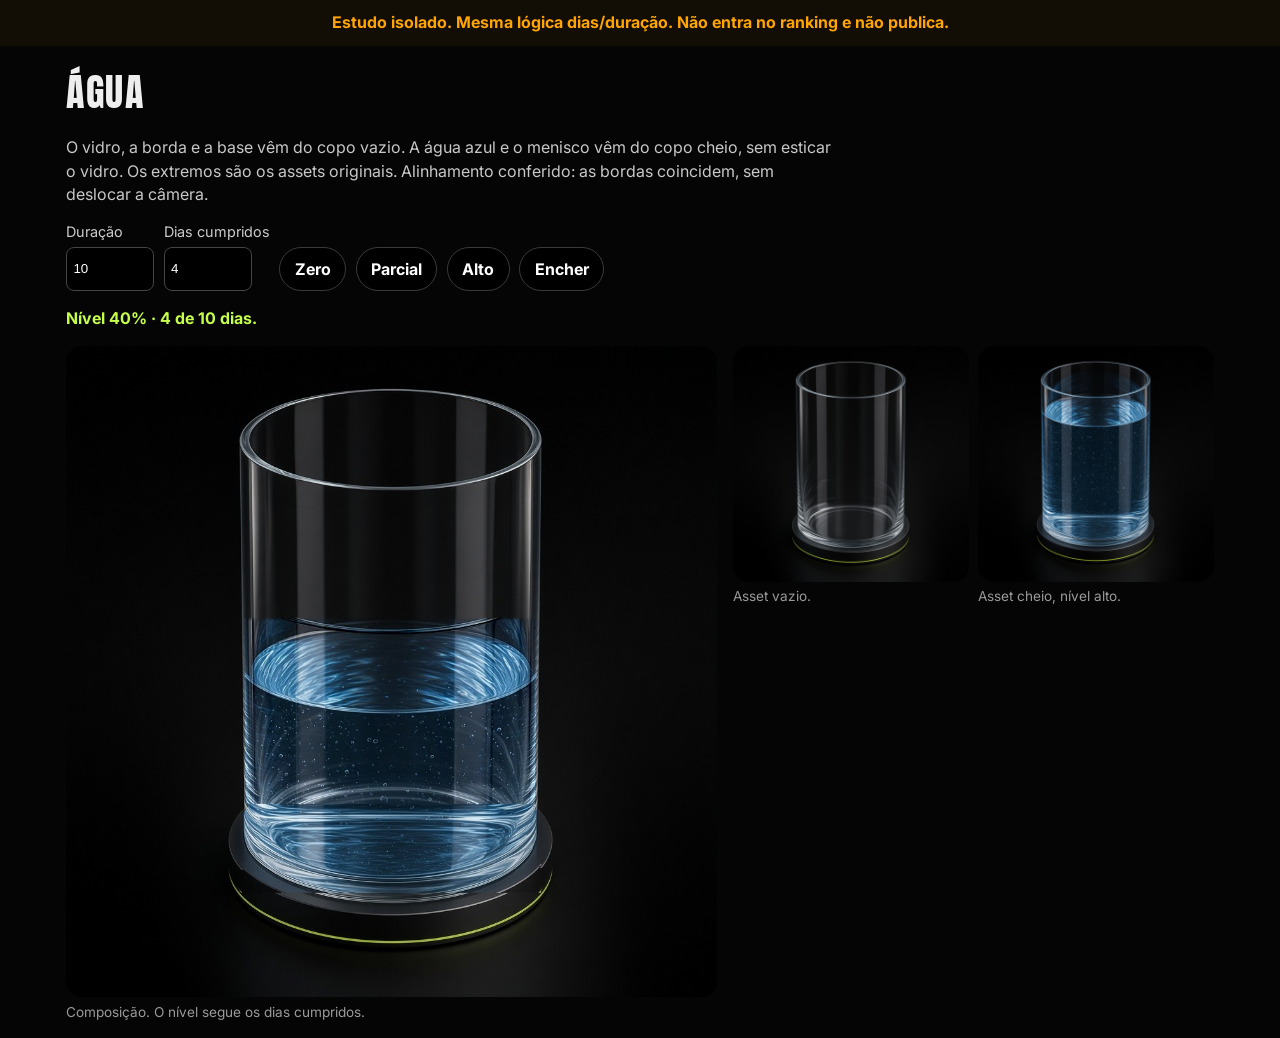
<file: prototipo/estudo-agua/index.html>
<!doctype html>
<html lang="pt-BR">
<head>
<meta charset="utf-8">
<meta name="robots" content="noindex, nofollow">
<meta name="viewport" content="width=device-width,initial-scale=1">
<title>Estudo de camadas — água</title>
<link rel="preconnect" href="https://fonts.googleapis.com">
<link rel="preconnect" href="https://fonts.gstatic.com" crossorigin>
<link href="https://fonts.googleapis.com/css2?family=Anton&family=Inter:wght@400;600;700&display=swap" rel="stylesheet">
<style>
:root{--g:#c6ff4a;--bg:#050505}
*{box-sizing:border-box}
body{margin:0;background:var(--bg);color:#eee;font:16px/1.45 Inter,system-ui,sans-serif}
.selo{margin:0;padding:.7rem 1rem;background:#120e06;color:#ffa400;font-weight:700;text-align:center}
main{max-width:1180px;margin:0 auto;padding:1rem}
h1{font-family:Anton,Impact,sans-serif;font-weight:400;letter-spacing:.04em;font-size:2.4rem;margin:.2rem 0}
.sub{color:#c8c8c8;max-width:48rem}
.controles{display:flex;flex-wrap:wrap;gap:.6rem;align-items:end;margin:1rem 0}
label{display:flex;flex-direction:column;gap:.25rem;color:#ccc;font-size:.9rem}
input[type="number"]{min-height:44px;width:5.5rem;background:#000;color:#fff;border:1px solid #444;border-radius:8px;padding:0 .4rem}
button{min-height:44px;border-radius:999px;border:1px solid #3a3a3a;background:#000;color:#fff;padding:0 .9rem;cursor:pointer;font:700 1rem/1 Inter,sans-serif}
.estado{color:var(--g);font-weight:700}
.grade{display:grid;gap:1rem}
@media(min-width:980px){.grade{grid-template-columns:1.15fr .85fr;align-items:start}}
figure{margin:0}
img{width:100%;height:auto;display:block;background:#050505;border-radius:16px}
figcaption{color:#9a9a9a;font-size:.85rem;margin-top:.35rem}
.fontes{display:grid;grid-template-columns:1fr 1fr;gap:.6rem}
</style>
</head>
<body>
<p class="selo">Estudo isolado. Mesma lógica dias/duração. Não entra no ranking e não publica.</p>
<main>
  <h1>ÁGUA</h1>
  <p class="sub">O vidro, a borda e a base vêm do copo vazio. A água azul e o menisco vêm do copo cheio, sem esticar o vidro. Os extremos são os assets originais. Alinhamento conferido: as bordas coincidem, sem deslocar a câmera.</p>
  <div class="controles">
    <label>Duração<input id="duracao" type="number" min="7" value="10"></label>
    <label>Dias cumpridos<input id="dias" type="number" min="0" value="4"></label>
    <button type="button" id="zero">Zero</button>
    <button type="button" id="parcial">Parcial</button>
    <button type="button" id="cheio">Alto</button>
    <button type="button" id="play">Encher</button>
  </div>
  <p class="estado" id="estado"></p>
  <div class="grade">
    <figure>
      <img id="copo" alt="Copo com o nível da simulação" width="1024" height="1024">
      <figcaption>Composição. O nível segue os dias cumpridos.</figcaption>
    </figure>
    <div class="fontes">
      <figure>
        <img src="vazio.jpg" alt="Asset do mesmo copo vazio">
        <figcaption>Asset vazio.</figcaption>
      </figure>
      <figure>
        <img src="cheio.jpg" alt="Asset do mesmo copo com água alta">
        <figcaption>Asset cheio, nível alto.</figcaption>
      </figure>
    </div>
  </div>
</main>
<script>
(function () {
  var TOTAL = 32;
  var reduced = window.matchMedia("(prefers-reduced-motion: reduce)").matches;
  var duracaoEl = document.getElementById("duracao");
  var diasEl = document.getElementById("dias");
  var estadoEl = document.getElementById("estado");
  var copo = document.getElementById("copo");
  var raf = 0;
  function ler() {
    var dur = Math.max(7, Number(duracaoEl.value) || 7);
    duracaoEl.value = String(dur);
    diasEl.max = String(dur);
    var dias = Math.max(0, Math.min(dur, Number(diasEl.value) || 0));
    diasEl.value = String(dias);
    return { dur: dur, dias: dias, nivel: dias / dur };
  }
  function quadro(nivel) {
    var i = Math.round(Math.max(0, Math.min(1, nivel)) * (TOTAL - 1));
    var src = "frames/f-" + String(i).padStart(2, "0") + ".jpg";
    if (copo.getAttribute("src") !== src) copo.src = src;
    copo.dataset.quadro = String(i);
    copo.dataset.progresso = String(Math.round(nivel * 1000) / 1000);
  }
  function escrever(nivel, extra) {
    var s = ler();
    estadoEl.textContent = "Nível " + Math.round(nivel * 100) + "% · " + s.dias + " de " + s.dur + " dias." + (extra ? " " + extra : "");
  }
  function mostrar(nivel, extra) {
    quadro(nivel);
    escrever(nivel, extra);
  }
  function encher() {
    var alvo = ler().nivel;
    if (raf) cancelAnimationFrame(raf);
    if (reduced) {
      mostrar(alvo, "Movimento reduzido: estado final direto.");
      return;
    }
    var t0 = performance.now();
    var frame = function (now) {
      var u = Math.max(0, Math.min(1, (now - t0) / 2400));
      var e = u < 0.5 ? 2 * u * u : 1 - Math.pow(-2 * u + 2, 2) / 2;
      mostrar(alvo * e);
      if (u < 1) raf = requestAnimationFrame(frame);
    };
    mostrar(0);
    raf = requestAnimationFrame(frame);
  }
  document.getElementById("zero").addEventListener("click", function () {
    if (raf) cancelAnimationFrame(raf);
    diasEl.value = "0";
    mostrar(ler().nivel);
  });
  document.getElementById("parcial").addEventListener("click", function () {
    if (raf) cancelAnimationFrame(raf);
    var dur = ler().dur;
    diasEl.value = String(Math.round(dur * 0.45));
    mostrar(ler().nivel);
  });
  document.getElementById("cheio").addEventListener("click", function () {
    if (raf) cancelAnimationFrame(raf);
    diasEl.value = duracaoEl.value;
    mostrar(ler().nivel);
  });
  document.getElementById("play").addEventListener("click", encher);
  duracaoEl.addEventListener("change", function () { mostrar(ler().nivel); });
  diasEl.addEventListener("change", function () { mostrar(ler().nivel); });
  mostrar(ler().nivel);
})();
</script>
</body>
</html>
</file>
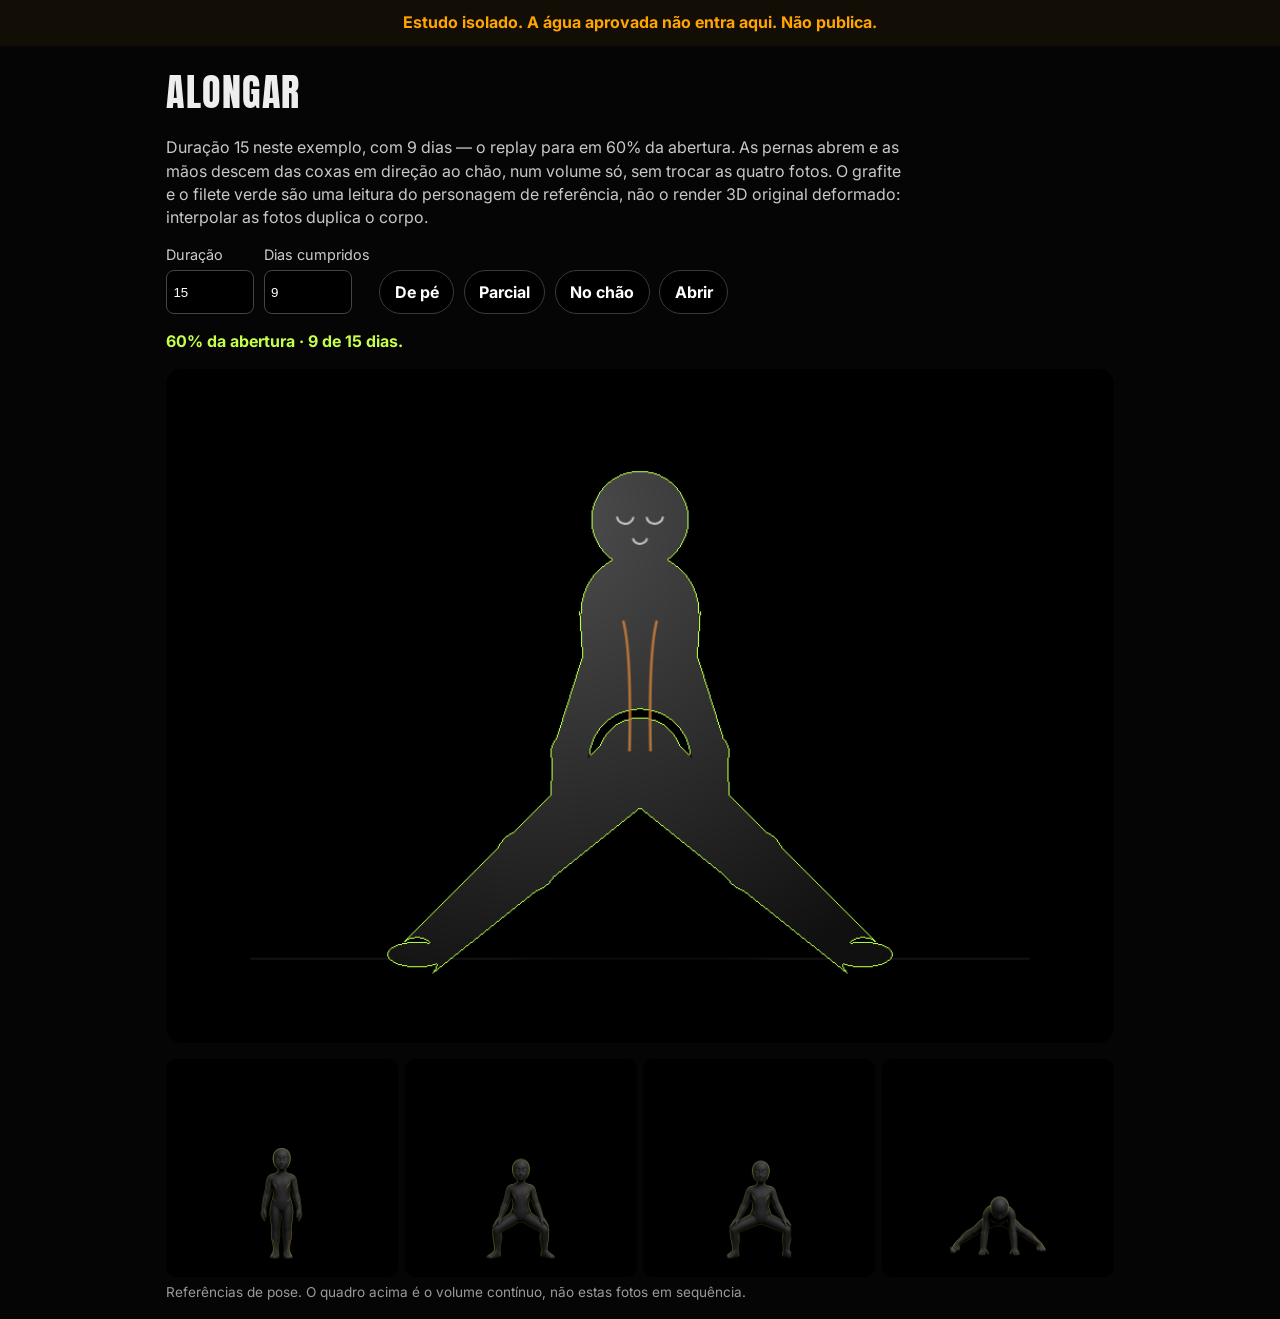
<file: prototipo/estudo-alonga/index.html>
<!doctype html>
<html lang="pt-BR">
<head>
<meta charset="utf-8">
<meta name="robots" content="noindex, nofollow">
<meta name="viewport" content="width=device-width,initial-scale=1">
<title>Estudo — alongamento</title>
<link rel="preconnect" href="https://fonts.googleapis.com">
<link rel="preconnect" href="https://fonts.gstatic.com" crossorigin>
<link href="https://fonts.googleapis.com/css2?family=Anton&family=Inter:wght@400;600;700&display=swap" rel="stylesheet">
<style>
:root{--g:#c6ff4a;--bg:#050505}
*{box-sizing:border-box}
body{margin:0;background:var(--bg);color:#eee;font:16px/1.45 Inter,system-ui,sans-serif}
.selo{margin:0;padding:.7rem 1rem;background:#120e06;color:#ffa400;font-weight:700;text-align:center}
main{max-width:980px;margin:0 auto;padding:1rem}
h1{font-family:Anton,Impact,sans-serif;font-weight:400;letter-spacing:.04em;font-size:2.4rem;margin:.2rem 0}
.sub{color:#c8c8c8;max-width:46rem}
.controles{display:flex;flex-wrap:wrap;gap:.6rem;align-items:end;margin:1rem 0}
label{display:flex;flex-direction:column;gap:.25rem;color:#ccc;font-size:.9rem}
input[type="number"]{min-height:44px;width:5.5rem;background:#000;color:#fff;border:1px solid #444;border-radius:8px;padding:0 .4rem}
button{min-height:44px;border-radius:999px;border:1px solid #3a3a3a;background:#000;color:#fff;padding:0 .9rem;cursor:pointer;font:700 1rem/1 Inter,sans-serif}
.estado{color:var(--g);font-weight:700}
canvas{width:100%;height:auto;display:block;background:#000;border-radius:16px}
.refs{display:grid;grid-template-columns:repeat(4,1fr);gap:.4rem;margin-top:1rem}
.refs img{width:100%;height:auto;display:block;background:#000;border-radius:10px}
figcaption{color:#9a9a9a;font-size:.85rem;margin-top:.35rem}
figure{margin:0}
</style>
</head>
<body>
<p class="selo">Estudo isolado. A água aprovada não entra aqui. Não publica.</p>
<main>
  <h1>ALONGAR</h1>
  <p class="sub">Duração 15 neste exemplo, com 9 dias — o replay para em 60% da abertura. As pernas abrem e as mãos descem das coxas em direção ao chão, num volume só, sem trocar as quatro fotos. O grafite e o filete verde são uma leitura do personagem de referência, não o render 3D original deformado: interpolar as fotos duplica o corpo.</p>
  <div class="controles">
    <label>Duração<input id="duracao" type="number" min="7" value="15"></label>
    <label>Dias cumpridos<input id="dias" type="number" min="0" value="9"></label>
    <button type="button" id="zero">De pé</button>
    <button type="button" id="parcial">Parcial</button>
    <button type="button" id="cheio">No chão</button>
    <button type="button" id="play">Abrir</button>
  </div>
  <p class="estado" id="estado"></p>
  <canvas id="corpo" width="900" height="640"></canvas>
  <figure>
    <div class="refs">
      <img src="pose-0.png" alt="Referência de pé">
      <img src="pose-1.png" alt="Referência com as mãos nas coxas">
      <img src="pose-2.png" alt="Referência com abertura maior">
      <img src="pose-3.png" alt="Referência com as mãos no chão">
    </div>
    <figcaption>Referências de pose. O quadro acima é o volume contínuo, não estas fotos em sequência.</figcaption>
  </figure>
</main>
<script>
(function () {
  var reduced = window.matchMedia("(prefers-reduced-motion: reduce)").matches;
  var duracaoEl = document.getElementById("duracao");
  var diasEl = document.getElementById("dias");
  var estadoEl = document.getElementById("estado");
  var canvas = document.getElementById("corpo");
  var ctx = canvas.getContext("2d");
  var raf = 0;
  function ler() {
    var dur = Math.max(7, Math.round(Number(duracaoEl.value) || 7));
    duracaoEl.value = String(dur);
    diasEl.max = String(dur);
    var dias = Math.max(0, Math.min(dur, Math.round(Number(diasEl.value) || 0)));
    diasEl.value = String(dias);
    return { dur: dur, dias: dias, nivel: dur ? dias / dur : 0 };
  }
  function lerp(a, b, t) { return a + (b - a) * t; }
  var off = document.createElement("canvas");
  off.width = 900; off.height = 640;
  var octx = off.getContext("2d");
  function capsula(g, x1, y1, x2, y2, r1, r2) {
    var a = Math.atan2(y2 - y1, x2 - x1), p = a + Math.PI / 2;
    g.beginPath();
    g.moveTo(x1 + Math.cos(p) * r1, y1 + Math.sin(p) * r1);
    g.lineTo(x2 + Math.cos(p) * r2, y2 + Math.sin(p) * r2);
    g.arc(x2, y2, r2, p, p + Math.PI, false);
    g.lineTo(x1 - Math.cos(p) * r1, y1 - Math.sin(p) * r1);
    g.arc(x1, y1, r1, p + Math.PI, p, false);
    g.closePath();
    g.fillStyle = "#fff";
    g.fill();
  }
  function bola(g, x, y, r) {
    g.beginPath();
    g.arc(x, y, r, 0, Math.PI * 2);
    g.fillStyle = "#fff";
    g.fill();
  }
  function volume() {
    var w = 900, h = 640;
    var img = octx.getImageData(0, 0, w, h);
    var d = img.data;
    var i, x, y, luz, n;
    for (y = 0; y < h; y++) {
      for (x = 0; x < w; x++) {
        i = (y * w + x) * 4;
        if (d[i + 3] < 12) continue;
        luz = 1 - Math.min(1, Math.hypot(x - 360, y - 140) / 480);
        n = 16 + luz * 62;
        d[i] = d[i + 1] = d[i + 2] = n;
      }
    }
    for (y = 1; y < h - 1; y++) {
      for (x = 1; x < w - 1; x++) {
        i = (y * w + x) * 4;
        if (d[i + 3] < 40) continue;
        if (d[i - 4 + 3] < 40 || d[i + 4 + 3] < 40 || d[i - w * 4 + 3] < 40 || d[i + w * 4 + 3] < 40) {
          d[i] = 186;
          d[i + 1] = 255;
          d[i + 2] = 74;
          d[i + 3] = 255;
        }
      }
    }
    octx.putImageData(img, 0, 0);
  }
  function desenhar(t) {
    t = Math.max(0, Math.min(1, t));
    var w = 900, h = 640, floor = 560;
    ctx.clearRect(0, 0, w, h);
    ctx.fillStyle = "#000";
    ctx.fillRect(0, 0, w, h);
    ctx.strokeStyle = "rgba(255,255,255,.14)";
    ctx.beginPath();
    ctx.moveTo(80, floor);
    ctx.lineTo(820, floor);
    ctx.stroke();
    var spread = 0.08 + t * 1.2;
    var thigh = 150, shin = 145, leg = thigh + shin;
    var fold = Math.max(0, (t - 0.62) / 0.38);
    var hip = { x: 450, y: floor - Math.cos(spread) * leg * 0.92 };
    var chest = { x: 450, y: hip.y - 150 + fold * 70 };
    var head = { x: 450, y: chest.y - 78 + fold * 24 };
    function lado(sign) {
      var knee = { x: hip.x + sign * Math.sin(spread) * thigh, y: hip.y + Math.cos(spread) * thigh * 0.92 };
      var foot = { x: hip.x + sign * Math.sin(spread) * leg, y: floor };
      var shoulder = { x: hip.x + sign * 28, y: chest.y + 34 };
      var aoLado = { x: hip.x + sign * 78, y: shoulder.y + 108 };
      var naPerna = { x: hip.x + sign * Math.sin(spread) * thigh * 0.62, y: hip.y + Math.cos(spread) * thigh * 0.5 };
      var noChao = { x: hip.x + sign * (70 + Math.sin(spread) * 36), y: floor - 6 };
      var u1 = Math.min(1, t / 0.42);
      var u2 = Math.max(0, Math.min(1, (t - 0.42) / 0.58));
      u2 = u2 * u2 * (3 - 2 * u2);
      var meio = { x: lerp(aoLado.x, naPerna.x, u1), y: lerp(aoLado.y, naPerna.y, u1) };
      var hand = { x: lerp(meio.x, noChao.x, u2), y: lerp(meio.y, noChao.y, u2) };
      var elbow = { x: (shoulder.x + hand.x) / 2 + sign * 16, y: (shoulder.y + hand.y) / 2 + 10 };
      return { knee: knee, foot: foot, shoulder: shoulder, elbow: elbow, hand: hand };
    }
    var L = lado(-1), R = lado(1);
    octx.clearRect(0, 0, 900, 640);
    capsula(octx, hip.x, hip.y, L.knee.x, L.knee.y, 36, 28);
    capsula(octx, L.knee.x, L.knee.y, L.foot.x, L.foot.y, 28, 20);
    capsula(octx, hip.x, hip.y, R.knee.x, R.knee.y, 36, 28);
    capsula(octx, R.knee.x, R.knee.y, R.foot.x, R.foot.y, 28, 20);
    capsula(octx, L.shoulder.x, L.shoulder.y, L.elbow.x, L.elbow.y, 20, 16);
    capsula(octx, L.elbow.x, L.elbow.y, L.hand.x, L.hand.y, 16, 14);
    capsula(octx, R.shoulder.x, R.shoulder.y, R.elbow.x, R.elbow.y, 20, 16);
    capsula(octx, R.elbow.x, R.elbow.y, R.hand.x, R.hand.y, 16, 14);
    capsula(octx, hip.x, hip.y, chest.x, chest.y, 48, 58);
    capsula(octx, L.shoulder.x, L.shoulder.y, R.shoulder.x, R.shoulder.y, 34, 34);
    bola(octx, chest.x, chest.y + 10, 56);
    capsula(octx, chest.x, chest.y + 6, head.x, head.y + 16, 26, 22);
    bola(octx, head.x, head.y, 46);
    bola(octx, L.knee.x, L.knee.y, 30);
    bola(octx, R.knee.x, R.knee.y, 30);
    bola(octx, L.elbow.x, L.elbow.y, 18);
    bola(octx, R.elbow.x, R.elbow.y, 18);
    bola(octx, hip.x, hip.y, 40);
    [L, R].forEach(function (A) {
      octx.beginPath();
      octx.ellipse(A.foot.x, floor - 4, 28, 12, 0, 0, Math.PI * 2);
      octx.fill();
      bola(octx, A.hand.x, A.hand.y, 15);
    });
    volume();
    ctx.save();
    ctx.fillStyle = "rgba(0,0,0,.45)";
    ctx.beginPath();
    ctx.ellipse(450, floor + 8, 70 + t * 180, 10, 0, 0, Math.PI * 2);
    ctx.fill();
    ctx.restore();
    ctx.drawImage(off, 0, 0);
    ctx.strokeStyle = "rgba(220,220,220,.85)";
    ctx.lineWidth = 2;
    ctx.beginPath();
    ctx.arc(head.x - 14, head.y - 4, 8, 0.2, Math.PI - 0.15);
    ctx.stroke();
    ctx.beginPath();
    ctx.arc(head.x + 14, head.y - 4, 8, 0.15, Math.PI - 0.2);
    ctx.stroke();
    ctx.beginPath();
    ctx.arc(head.x, head.y + 16, 7, 0.25, Math.PI - 0.25);
    ctx.stroke();
    ctx.strokeStyle = "rgba(196,122,58,.9)";
    ctx.lineWidth = 2.5;
    ctx.beginPath();
    ctx.moveTo(chest.x - 16, chest.y + 18);
    ctx.quadraticCurveTo(chest.x - 8, chest.y + 48, hip.x - 10, hip.y - 8);
    ctx.moveTo(chest.x + 16, chest.y + 18);
    ctx.quadraticCurveTo(chest.x + 8, chest.y + 48, hip.x + 10, hip.y - 8);
    ctx.stroke();
    canvas.dataset.progresso = String(Math.round(t * 1000) / 1000);
    canvas.dataset.maoY = String(Math.round((L.hand.y + R.hand.y) / 2));
    canvas.dataset.pe = String(Math.round(Math.abs(R.foot.x - L.foot.x)));
  }
  function mostrar(t, extra) {
    var s = ler();
    desenhar(t);
    estadoEl.textContent = Math.round(t * 100) + "% da abertura · " + s.dias + " de " + s.dur + " dias." + (extra ? " " + extra : "");
  }
  function quadro(u) {
    var e = u < 0.5 ? 2 * u * u : 1 - Math.pow(-2 * u + 2, 2) / 2;
    mostrar(ler().nivel * e);
    return canvas.toDataURL("image/jpeg", 0.86);
  }
  window.__quadro = quadro;
  function parar() { if (raf) cancelAnimationFrame(raf); raf = 0; }
  function abrir() {
    parar();
    if (reduced) {
      mostrar(ler().nivel, "Movimento reduzido: estado dos dias, direto.");
      return;
    }
    var t0 = performance.now();
    var frame = function (now) {
      var u = Math.max(0, Math.min(1, (now - t0) / 2400));
      quadro(u);
      if (u < 1) raf = requestAnimationFrame(frame);
      else raf = 0;
    };
    quadro(0);
    raf = requestAnimationFrame(frame);
  }
  document.getElementById("zero").addEventListener("click", function () { parar(); diasEl.value = "0"; mostrar(ler().nivel); });
  document.getElementById("parcial").addEventListener("click", function () {
    parar();
    diasEl.value = String(Math.round(ler().dur * 0.45));
    mostrar(ler().nivel);
  });
  document.getElementById("cheio").addEventListener("click", function () { parar(); diasEl.value = duracaoEl.value; mostrar(ler().nivel); });
  document.getElementById("play").addEventListener("click", abrir);
  duracaoEl.addEventListener("change", function () { parar(); mostrar(ler().nivel); });
  diasEl.addEventListener("change", function () { parar(); mostrar(ler().nivel); });
  mostrar(ler().nivel);
})();
</script>
</body>
</html>
</file>
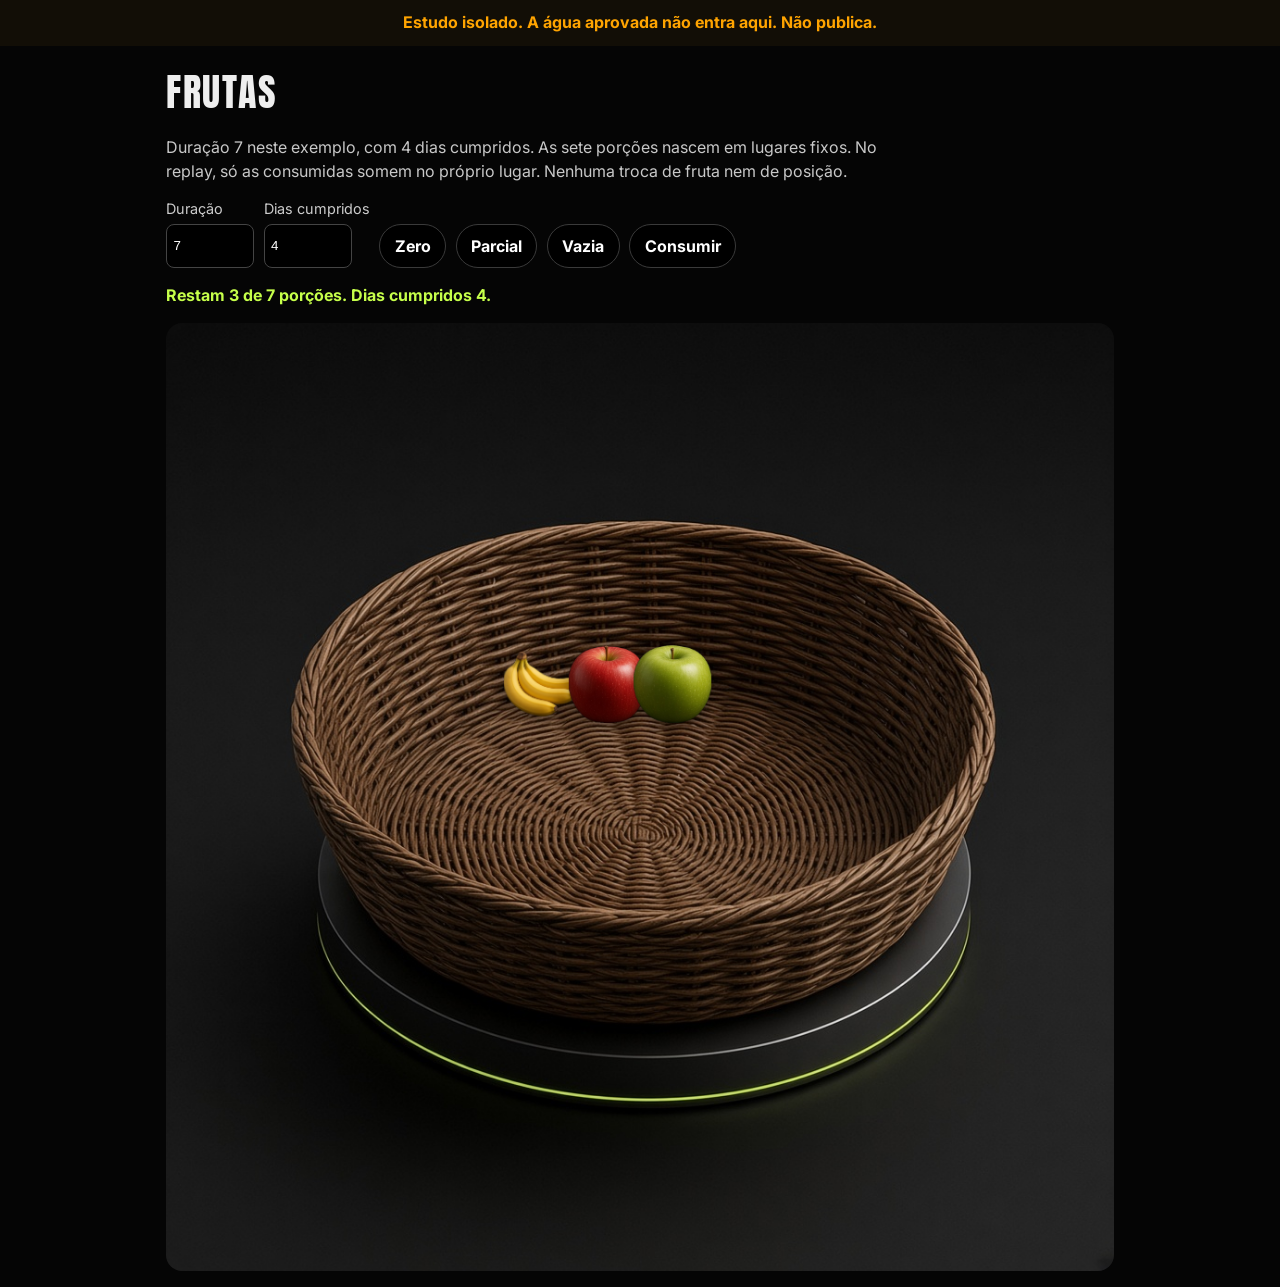
<file: prototipo/estudo-frutas/index.html>
<!doctype html>
<html lang="pt-BR">
<head>
<meta charset="utf-8">
<meta name="robots" content="noindex, nofollow">
<meta name="viewport" content="width=device-width,initial-scale=1">
<title>Estudo — frutas</title>
<link rel="preconnect" href="https://fonts.googleapis.com">
<link rel="preconnect" href="https://fonts.gstatic.com" crossorigin>
<link href="https://fonts.googleapis.com/css2?family=Anton&family=Inter:wght@400;600;700&display=swap" rel="stylesheet">
<style>
:root{--g:#c6ff4a;--bg:#050505}
*{box-sizing:border-box}
body{margin:0;background:var(--bg);color:#eee;font:16px/1.45 Inter,system-ui,sans-serif}
.selo{margin:0;padding:.7rem 1rem;background:#120e06;color:#ffa400;font-weight:700;text-align:center}
main{max-width:980px;margin:0 auto;padding:1rem}
h1{font-family:Anton,Impact,sans-serif;font-weight:400;letter-spacing:.04em;font-size:2.4rem;margin:.2rem 0}
.sub{color:#c8c8c8;max-width:46rem}
.controles{display:flex;flex-wrap:wrap;gap:.6rem;align-items:end;margin:1rem 0}
label{display:flex;flex-direction:column;gap:.25rem;color:#ccc;font-size:.9rem}
input[type="number"]{min-height:44px;width:5.5rem;background:#000;color:#fff;border:1px solid #444;border-radius:8px;padding:0 .4rem}
button{min-height:44px;border-radius:999px;border:1px solid #3a3a3a;background:#000;color:#fff;padding:0 .9rem;cursor:pointer;font:700 1rem/1 Inter,sans-serif}
.estado{color:var(--g);font-weight:700}
canvas{width:100%;height:auto;background:#050505;border-radius:16px;display:block}
</style>
</head>
<body>
<p class="selo">Estudo isolado. A água aprovada não entra aqui. Não publica.</p>
<main>
  <h1>FRUTAS</h1>
  <p class="sub">Duração 7 neste exemplo, com 4 dias cumpridos. As sete porções nascem em lugares fixos. No replay, só as consumidas somem no próprio lugar. Nenhuma troca de fruta nem de posição.</p>
  <div class="controles">
    <label>Duração<input id="duracao" type="number" min="7" value="7"></label>
    <label>Dias cumpridos<input id="dias" type="number" min="0" value="4"></label>
    <button type="button" id="zero">Zero</button>
    <button type="button" id="parcial">Parcial</button>
    <button type="button" id="cheio">Vazia</button>
    <button type="button" id="play">Consumir</button>
  </div>
  <p class="estado" id="estado"></p>
  <canvas id="cesta" width="1024" height="1024"></canvas>
</main>
<script>
(function () {
  var reduced = window.matchMedia("(prefers-reduced-motion: reduce)").matches;
  var duracaoEl = document.getElementById("duracao");
  var diasEl = document.getElementById("dias");
  var estadoEl = document.getElementById("estado");
  var canvas = document.getElementById("cesta");
  var ctx = canvas.getContext("2d");
  var cesta = new Image();
  cesta.src = "cesta.jpg";
  var frutas = [];
  for (var i = 0; i < 6; i++) {
    var img = new Image();
    img.src = "fruta-" + i + ".png";
    frutas.push(img);
  }
  var raf = 0;
  function ler() {
    var dur = Math.max(7, Math.round(Number(duracaoEl.value) || 7));
    duracaoEl.value = String(dur);
    diasEl.max = String(dur);
    var dias = Math.max(0, Math.min(dur, Math.round(Number(diasEl.value) || 0)));
    diasEl.value = String(dias);
    return { dur: dur, dias: dias };
  }
  var tipos = [3, 1, 2, 0, 4, 5, 2, 1, 0, 4, 3, 5];
  function spots(n) {
    var rows = n <= 4 ? 1 : n <= 8 ? 2 : 3;
    var counts = [];
    var base = Math.floor(n / rows), extra = n % rows;
    for (var r = 0; r < rows; r++) counts.push(base + (r < extra ? 1 : 0));
    var list = [], idx = 0;
    for (var r = 0; r < rows; r++) {
      var depth = rows === 1 ? 1 : r / (rows - 1);
      var y = 390 + depth * 115;
      var span = 280 + depth * 160;
      var sc = 0.72 + depth * 0.22;
      var c = counts[r];
      for (var k = 0; k < c; k++) {
        list.push({
          x: 512 - span / 2 + (k + 0.5) * (span / c),
          y: y,
          sc: sc,
          i: idx,
          tipo: tipos[idx % tipos.length]
        });
        idx++;
      }
    }
    return list;
  }
  function desenhar(comidos, extra) {
    var s = ler();
    var lista = spots(s.dur);
    ctx.clearRect(0, 0, 1024, 1024);
    if (cesta.complete && cesta.naturalWidth) ctx.drawImage(cesta, 0, 0, 1024, 1024);
    var mapa = [];
    lista.forEach(function (p) {
      var op = Math.max(0, Math.min(1, s.dur - p.i - comidos));
      mapa.push({ i: p.i, tipo: p.tipo, x: Math.round(p.x), y: Math.round(p.y), op: Math.round(op * 100) / 100 });
      if (op <= 0) return;
      var img = frutas[p.tipo];
      if (!img.complete || !img.naturalWidth) return;
      var alvo = 118 * p.sc;
      var sc = alvo / Math.max(img.naturalWidth, img.naturalHeight);
      var w = img.naturalWidth * sc, h = img.naturalHeight * sc;
      ctx.save();
      ctx.globalAlpha = op;
      ctx.shadowColor = "rgba(0,0,0,.35)";
      ctx.shadowBlur = 12;
      ctx.shadowOffsetY = 6;
      ctx.drawImage(img, p.x - w / 2, p.y - h * 0.5, w, h);
      ctx.restore();
    });
    var restam = lista.filter(function (p) { return s.dur - p.i - comidos > 0.02; }).length;
    canvas.dataset.restantes = String(restam);
    canvas.dataset.duracao = String(s.dur);
    canvas.dataset.dias = String(s.dias);
    canvas.dataset.mapa = JSON.stringify(mapa);
    estadoEl.textContent = "Restam " + restam + " de " + s.dur + " porções. Dias cumpridos " + s.dias + "." + (extra ? " " + extra : "");
  }
  function parar() { if (raf) cancelAnimationFrame(raf); raf = 0; }
  function mostrarFinal(extra) {
    desenhar(ler().dias, extra);
  }
  function quadro(u) {
    var s = ler();
    var e = u < 0.5 ? 2 * u * u : 1 - Math.pow(-2 * u + 2, 2) / 2;
    desenhar(s.dias * e);
    return canvas.toDataURL("image/jpeg", 0.86);
  }
  window.__quadro = quadro;
  function consumir() {
    var s = ler();
    parar();
    if (reduced) {
      mostrarFinal("Movimento reduzido: estado dos dias, direto.");
      return;
    }
    var t0 = performance.now();
    var frame = function (now) {
      var u = Math.max(0, Math.min(1, (now - t0) / 2400));
      quadro(u);
      if (u < 1) raf = requestAnimationFrame(frame);
      else raf = 0;
    };
    quadro(0);
    raf = requestAnimationFrame(frame);
  }
  document.getElementById("zero").addEventListener("click", function () { parar(); diasEl.value = "0"; mostrarFinal(); });
  document.getElementById("parcial").addEventListener("click", function () {
    parar();
    var dur = ler().dur;
    diasEl.value = String(Math.round(dur * 0.45));
    mostrarFinal();
  });
  document.getElementById("cheio").addEventListener("click", function () { parar(); diasEl.value = duracaoEl.value; mostrarFinal(); });
  document.getElementById("play").addEventListener("click", consumir);
  duracaoEl.addEventListener("change", function () { parar(); mostrarFinal(); });
  diasEl.addEventListener("change", function () { parar(); mostrarFinal(); });
  var pronto = 0;
  function tentar() { pronto++; if (pronto >= 1) mostrarFinal(); }
  cesta.onload = tentar;
  frutas.forEach(function (img) { img.onload = tentar; });
  mostrarFinal();
})();
</script>
</body>
</html>
</file>
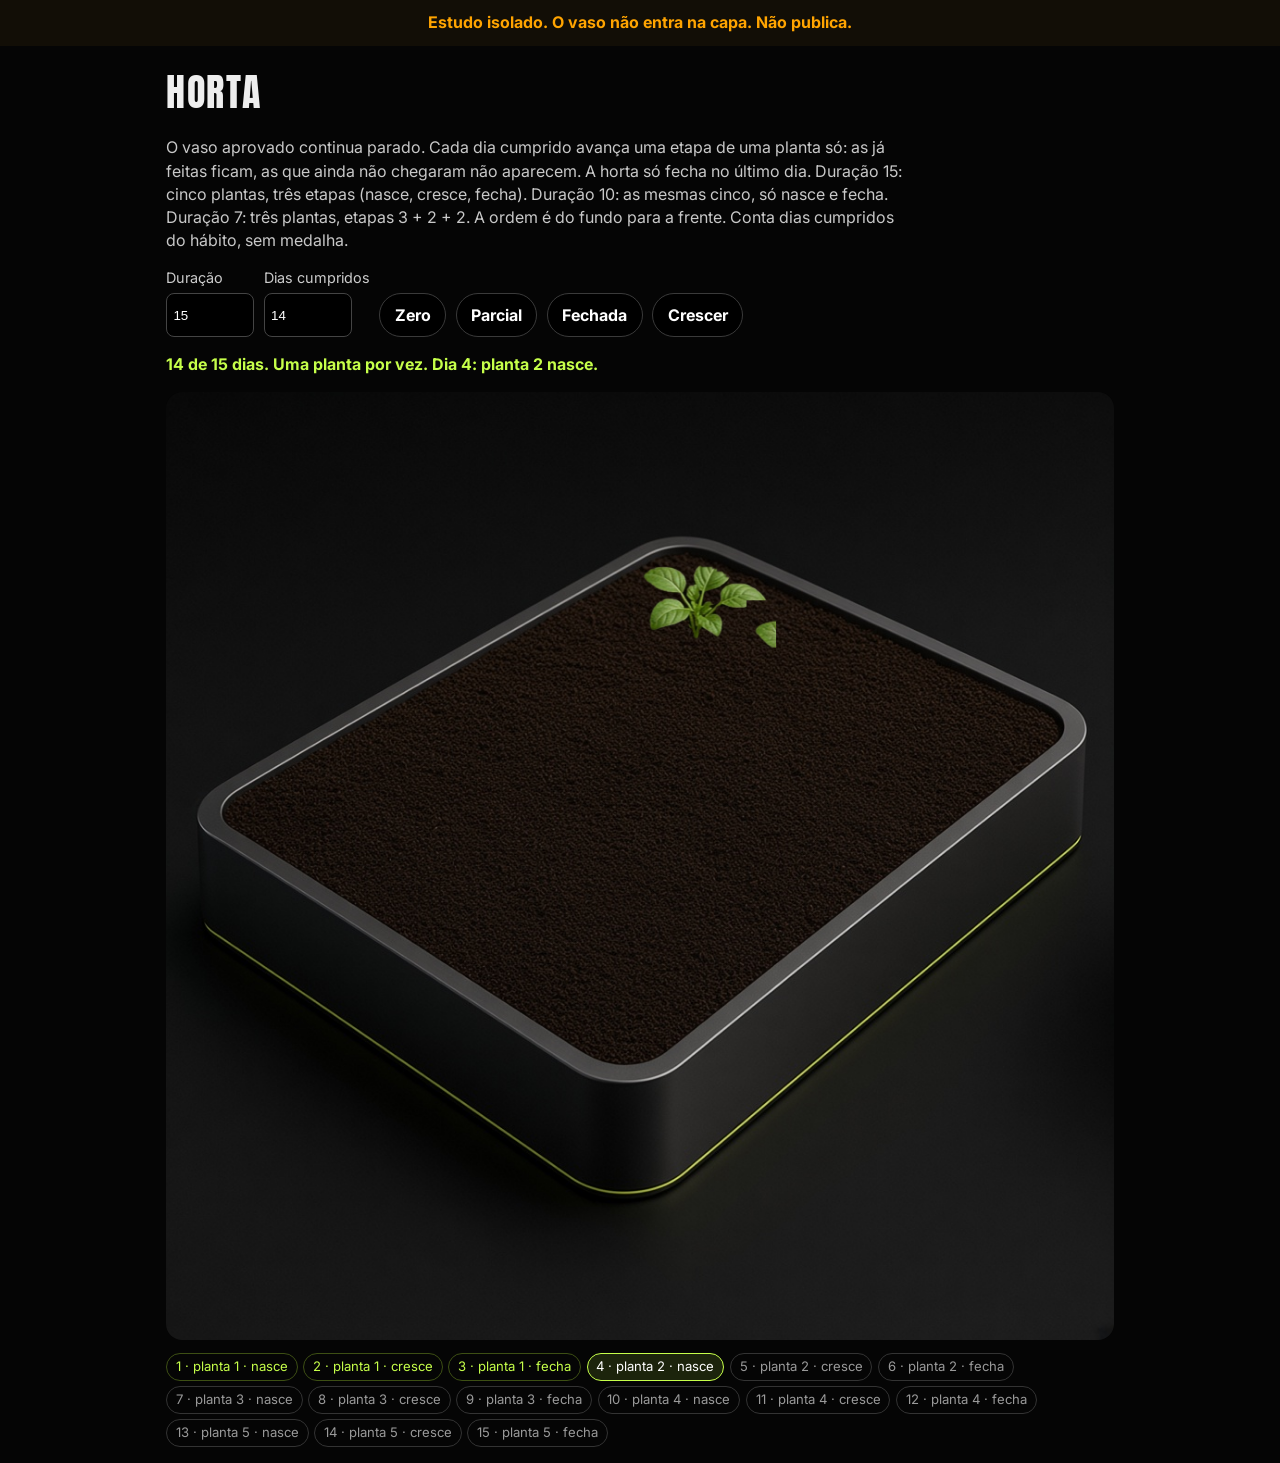
<file: prototipo/estudo-horta/index.html>
<!doctype html>
<html lang="pt-BR">
<head>
<meta charset="utf-8">
<meta name="robots" content="noindex, nofollow">
<meta name="viewport" content="width=device-width,initial-scale=1">
<title>Estudo — horta</title>
<link rel="preconnect" href="https://fonts.googleapis.com">
<link rel="preconnect" href="https://fonts.gstatic.com" crossorigin>
<link href="https://fonts.googleapis.com/css2?family=Anton&family=Inter:wght@400;600;700&display=swap" rel="stylesheet">
<style>
:root{--g:#c6ff4a;--bg:#050505}
*{box-sizing:border-box}
body{margin:0;background:var(--bg);color:#eee;font:16px/1.45 Inter,system-ui,sans-serif}
.selo{margin:0;padding:.7rem 1rem;background:#120e06;color:#ffa400;font-weight:700;text-align:center}
main{max-width:980px;margin:0 auto;padding:1rem}
h1{font-family:Anton,Impact,sans-serif;font-weight:400;letter-spacing:.04em;font-size:2.4rem;margin:.2rem 0}
.sub{color:#c8c8c8;max-width:46rem}
.controles{display:flex;flex-wrap:wrap;gap:.6rem;align-items:end;margin:1rem 0}
label{display:flex;flex-direction:column;gap:.25rem;color:#ccc;font-size:.9rem}
input[type="number"]{min-height:44px;width:5.5rem;background:#000;color:#fff;border:1px solid #444;border-radius:8px;padding:0 .4rem}
button{min-height:44px;border-radius:999px;border:1px solid #3a3a3a;background:#000;color:#fff;padding:0 .9rem;cursor:pointer;font:700 1rem/1 Inter,sans-serif}
.estado{color:var(--g);font-weight:700}
canvas{width:100%;height:auto;display:block;background:#000;border-radius:16px}
.mapa{display:flex;flex-wrap:wrap;gap:.35rem;margin:.8rem 0 0;padding:0;list-style:none}
.mapa li{border:1px solid #333;border-radius:999px;padding:.2rem .55rem;color:#9a9a9a;font-size:.82rem}
.mapa li.feito{color:var(--g);border-color:#3d4f14}
.mapa li.agora{color:#fff;background:#1c240c;border-color:#c6ff4a}
</style>
</head>
<body>
<p class="selo">Estudo isolado. O vaso não entra na capa. Não publica.</p>
<main>
  <h1>HORTA</h1>
  <p class="sub">O vaso aprovado continua parado. Cada dia cumprido avança uma etapa de uma planta só: as já feitas ficam, as que ainda não chegaram não aparecem. A horta só fecha no último dia. Duração 15: cinco plantas, três etapas (nasce, cresce, fecha). Duração 10: as mesmas cinco, só nasce e fecha. Duração 7: três plantas, etapas 3 + 2 + 2. A ordem é do fundo para a frente. Conta dias cumpridos do hábito, sem medalha.</p>
  <div class="controles">
    <label>Duração<input id="duracao" type="number" min="7" value="15"></label>
    <label>Dias cumpridos<input id="dias" type="number" min="0" value="14"></label>
    <button type="button" id="zero">Zero</button>
    <button type="button" id="parcial">Parcial</button>
    <button type="button" id="cheio">Fechada</button>
    <button type="button" id="play">Crescer</button>
  </div>
  <p class="estado" id="estado"></p>
  <canvas id="vaso" width="1024" height="1024"></canvas>
  <ol class="mapa" id="mapa"></ol>
</main>
<script>
(function () {
  var plantas = [{"id": 0, "brotos": {"x": 420, "y": 393, "w": 102, "h": 76}, "crescida": {"x": 404, "y": 348, "w": 164, "h": 132}, "raiz": {"x": 489, "y": 458}}, {"id": 1, "brotos": {"x": 297, "y": 468, "w": 96, "h": 68}, "crescida": {"x": 272, "y": 426, "w": 170, "h": 137}, "raiz": {"x": 366, "y": 525}}, {"id": 2, "brotos": {"x": 560, "y": 472, "w": 97, "h": 72}, "crescida": {"x": 536, "y": 441, "w": 164, "h": 127}, "raiz": {"x": 628, "y": 533}}, {"id": 3, "brotos": {"x": 297, "y": 318, "w": 100, "h": 67}, "crescida": {"x": 276, "y": 281, "w": 154, "h": 118}, "raiz": {"x": 367, "y": 374}}, {"id": 4, "brotos": {"x": 779, "y": 321, "w": 92, "h": 71}, "crescida": {"x": 760, "y": 294, "w": 156, "h": 111}, "raiz": {"x": 844, "y": 381}}, {"id": 5, "brotos": {"x": 681, "y": 396, "w": 94, "h": 76}, "crescida": {"x": 659, "y": 361, "w": 157, "h": 118}, "raiz": {"x": 744, "y": 461}}, {"id": 6, "brotos": {"x": 174, "y": 390, "w": 98, "h": 67}, "crescida": {"x": 151, "y": 352, "w": 159, "h": 125}, "raiz": {"x": 239, "y": 446}}, {"id": 7, "brotos": {"x": 539, "y": 324, "w": 94, "h": 64}, "crescida": {"x": 518, "y": 291, "w": 164, "h": 116}, "raiz": {"x": 604, "y": 377}}, {"id": 8, "brotos": {"x": 439, "y": 553, "w": 99, "h": 50}, "crescida": {"x": 412, "y": 516, "w": 166, "h": 138}, "raiz": {"x": 474, "y": 592}}, {"id": 9, "brotos": {"x": 419, "y": 256, "w": 94, "h": 60}, "crescida": {"x": 385, "y": 222, "w": 156, "h": 115}, "raiz": {"x": 482, "y": 305}}, {"id": 10, "brotos": {"x": 527, "y": 190, "w": 90, "h": 62}, "crescida": {"x": 506, "y": 178, "w": 153, "h": 98}, "raiz": {"x": 583, "y": 241}}, {"id": 11, "brotos": {"x": 648, "y": 255, "w": 88, "h": 65}, "crescida": {"x": 627, "y": 225, "w": 149, "h": 110}, "raiz": {"x": 708, "y": 309}}];
  var reduced = window.matchMedia("(prefers-reduced-motion: reduce)").matches;
  var duracaoEl = document.getElementById("duracao");
  var diasEl = document.getElementById("dias");
  var estadoEl = document.getElementById("estado");
  var canvas = document.getElementById("vaso");
  var ctx = canvas.getContext("2d");
  var solo = new Image();
  var brotos = new Image();
  var crescida = new Image();
  solo.src = "solo.jpg";
  brotos.src = "brotos.png";
  crescida.src = "crescida.png";
  var raf = 0;
  var porQuantidade = {
    3: [10, 0, 8],
    4: [10, 3, 7, 8],
    5: [10, 3, 7, 1, 2],
    6: [10, 9, 11, 3, 1, 2]
  };
  function ler() {
    var dur = Math.max(7, Math.round(Number(duracaoEl.value) || 7));
    duracaoEl.value = String(dur);
    diasEl.max = String(dur);
    var dias = Math.max(0, Math.min(dur, Math.round(Number(diasEl.value) || 0)));
    diasEl.value = String(dias);
    return { dur: dur, dias: dias };
  }
  function suave(u) {
    u = Math.max(0, Math.min(1, u));
    return u * u * (3 - 2 * u);
  }
  function escolher(n) {
    var ids = porQuantidade[n];
    if (!ids) {
      ids = [];
      var fila = [10, 9, 11, 3, 7, 0, 6, 5, 1, 2, 8, 4];
      for (var i = 0; i < n && i < fila.length; i++) ids.push(fila[i]);
    }
    return ids.map(function (id) { return plantas[id]; });
  }
  function plano(dur) {
    var p;
    if (dur % 3 === 0 && dur / 3 >= 3 && dur / 3 <= 6) p = dur / 3;
    else if (dur % 2 === 0 && dur / 2 >= 3 && dur / 2 <= 6) p = dur / 2;
    else {
      var pMin = Math.ceil(dur / 3);
      var pMax = Math.min(6, Math.floor(dur / 2));
      p = Math.round(dur / 3);
      if (p < pMin) p = pMin;
      if (p > pMax) p = pMax;
    }
    var extras = dur - 2 * p;
    var escolhidas = escolher(p);
    var etapas = [];
    for (var i = 0; i < p; i++) {
      var nomes = extras > i ? ["nasce", "cresce", "fecha"] : ["nasce", "fecha"];
      nomes.forEach(function (nome) { etapas.push({ planta: i, etapa: nome }); });
    }
    return { plantas: escolhidas, etapas: etapas };
  }
  function pose(etapa) {
    if (etapa === "nasce") return { es: 0.58, as: 1, ea: 0, aa: 0 };
    if (etapa === "cresce") return { es: 1, as: 1, ea: 0, aa: 0 };
    if (etapa === "fecha") return { es: 1, as: 0, ea: 1, aa: 1 };
    return { es: 0, as: 0, ea: 0, aa: 0 };
  }
  function misturar(a, b, t) {
    return {
      es: a.es + (b.es - a.es) * t,
      as: a.as + (b.as - a.as) * t,
      ea: a.ea + (b.ea - a.ea) * t,
      aa: a.aa + (b.aa - a.aa) * t
    };
  }
  function posePasso(etapa, anterior, local) {
    var t = suave(local);
    if (etapa !== "fecha") return misturar(pose(anterior), pose(etapa), t);
    var es = anterior === "nasce" ? 0.58 + 0.42 * Math.min(1, local / 0.4) : 1;
    var troca = suave(Math.max(0, (local - (anterior === "nasce" ? 0.32 : 0)) / (anterior === "nasce" ? 0.68 : 1)));
    return { es: es, as: 1 - troca, ea: 0.74 + 0.26 * troca, aa: troca };
  }
  function aspecto(indice, etapas, feito, ativo, local) {
    var repouso = null;
    var corrente = null;
    for (var i = 0; i < etapas.length; i++) {
      if (etapas[i].planta !== indice) continue;
      if (i < feito) repouso = etapas[i].etapa;
      else if (i === ativo) corrente = etapas[i].etapa;
    }
    if (!corrente) return pose(repouso);
    return posePasso(corrente, repouso, local);
  }
  function pintar(img, box, raiz, escala, alfa) {
    if (!img.complete || !img.naturalWidth || escala < 0.02 || alfa < 0.02) return;
    ctx.save();
    ctx.globalAlpha = alfa;
    ctx.translate(raiz.x, raiz.y);
    ctx.scale(escala, escala);
    ctx.drawImage(img, box.x, box.y, box.w, box.h, box.x - raiz.x, box.y - raiz.y, box.w, box.h);
    ctx.restore();
  }
  function corte(u, dias) {
    u = Math.max(0, Math.min(1, u));
    if (dias <= 0 || u <= 0) return { feito: 0, ativo: -1, local: 1 };
    if (u >= 1) return { feito: dias, ativo: -1, local: 1 };
    var x = u * dias;
    var feito = Math.floor(x);
    return { feito: feito, ativo: feito, local: x - feito };
  }
  function desenharU(u, extra, fixo) {
    var s = fixo || ler();
    var modelo = plano(s.dur);
    var c = corte(u, s.dias);
    ctx.clearRect(0, 0, 1024, 1024);
    if (solo.complete && solo.naturalWidth) ctx.drawImage(solo, 0, 0, 1024, 1024);
    var ordem = modelo.plantas.map(function (p, i) { return { p: p, i: i }; });
    ordem.sort(function (a, b) { return a.p.raiz.y - b.p.raiz.y; });
    var visiveis = 0;
    var adultas = 0;
    ordem.forEach(function (item) {
      var f = aspecto(item.i, modelo.etapas, c.feito, c.ativo, c.local);
      if (f.as > 0.04 || f.aa > 0.04) visiveis += 1;
      if (f.aa > 0.92 && f.ea > 0.92) adultas += 1;
      pintar(brotos, item.p.brotos, item.p.raiz, f.es, f.as);
      pintar(crescida, item.p.crescida, item.p.raiz, f.ea, f.aa);
    });
    var etapaAtiva = c.ativo >= 0 ? modelo.etapas[c.ativo] : null;
    var ultima = c.feito > 0 ? modelo.etapas[c.feito - 1] : null;
    var diaMostrado = c.ativo >= 0 ? c.ativo + 1 : c.feito;
    canvas.dataset.duracao = String(s.dur);
    canvas.dataset.dias = String(s.dias);
    canvas.dataset.dia = String(diaMostrado);
    canvas.dataset.visiveis = String(visiveis);
    canvas.dataset.adultas = String(adultas);
    canvas.dataset.etapa = etapaAtiva ? etapaAtiva.etapa : (c.feito >= s.dur && s.dias === s.dur && s.dias > 0 ? "fechada" : "");
    canvas.dataset.planta = etapaAtiva ? String(etapaAtiva.planta + 1) : "";
    canvas.dataset.ultima = ultima ? ("p" + (ultima.planta + 1) + ":" + ultima.etapa) : "";
    canvas.dataset.mapa = modelo.etapas.map(function (e, i) {
      return (i + 1) + ":p" + (e.planta + 1) + ":" + e.etapa;
    }).join(",");
    canvas.dataset.passos = String(modelo.etapas.length);
    var frase = s.dias + " de " + s.dur + " dias.";
    if (s.dias === 0) frase += " Só a terra.";
    else if (s.dias === s.dur && c.feito >= s.dias) frase += " Horta fechada.";
    else frase += " Uma planta por vez.";
    if (etapaAtiva) frase += " Dia " + (c.ativo + 1) + ": planta " + (etapaAtiva.planta + 1) + " " + etapaAtiva.etapa + ".";
    if (extra) frase += " " + extra;
    estadoEl.textContent = frase;
    var lista = document.getElementById("mapa");
    lista.innerHTML = modelo.etapas.map(function (e, i) {
      var cls = i < c.feito ? "feito" : (i === c.ativo ? "agora" : "");
      return "<li class=\"" + cls + "\">" + (i + 1) + " · planta " + (e.planta + 1) + " · " + e.etapa + "</li>";
    }).join("");
  }
  function quadro(u) {
    parar();
    desenharU(u);
    return canvas.toDataURL("image/jpeg", 0.86);
  }
  window.__quadro = quadro;
  function parar() { if (raf) cancelAnimationFrame(raf); raf = 0; }
  function crescer(extra) {
    parar();
    var salvo = ler();
    if (reduced) {
      desenharU(1, "Movimento reduzido: estado dos dias, direto.", salvo);
      return;
    }
    if (salvo.dias === 0) {
      desenharU(1, "", salvo);
      return;
    }
    var t0 = performance.now();
    var ms = salvo.dias * 420;
    function passo(agora) {
      var u = Math.min(1, (agora - t0) / ms);
      desenharU(u, u < 1 ? extra : "", salvo);
      if (u < 1) raf = requestAnimationFrame(passo);
    }
    raf = requestAnimationFrame(passo);
  }
  document.getElementById("zero").onclick = function () { parar(); diasEl.value = "0"; desenharU(1); };
  document.getElementById("parcial").onclick = crescer;
  document.getElementById("cheio").onclick = function () { diasEl.value = duracaoEl.value; crescer(); };
  document.getElementById("play").onclick = crescer;
  duracaoEl.onchange = function () { crescer(); };
  diasEl.onchange = function () { crescer(); };
  var prontas = 0;
  function pronta() { prontas += 1; if (prontas === 3) crescer(); }
  [solo, brotos, crescida].forEach(function (img) {
    if (img.complete && img.naturalWidth) pronta();
    else img.onload = pronta;
  });
})();
</script>
</body>
</html>
</file>
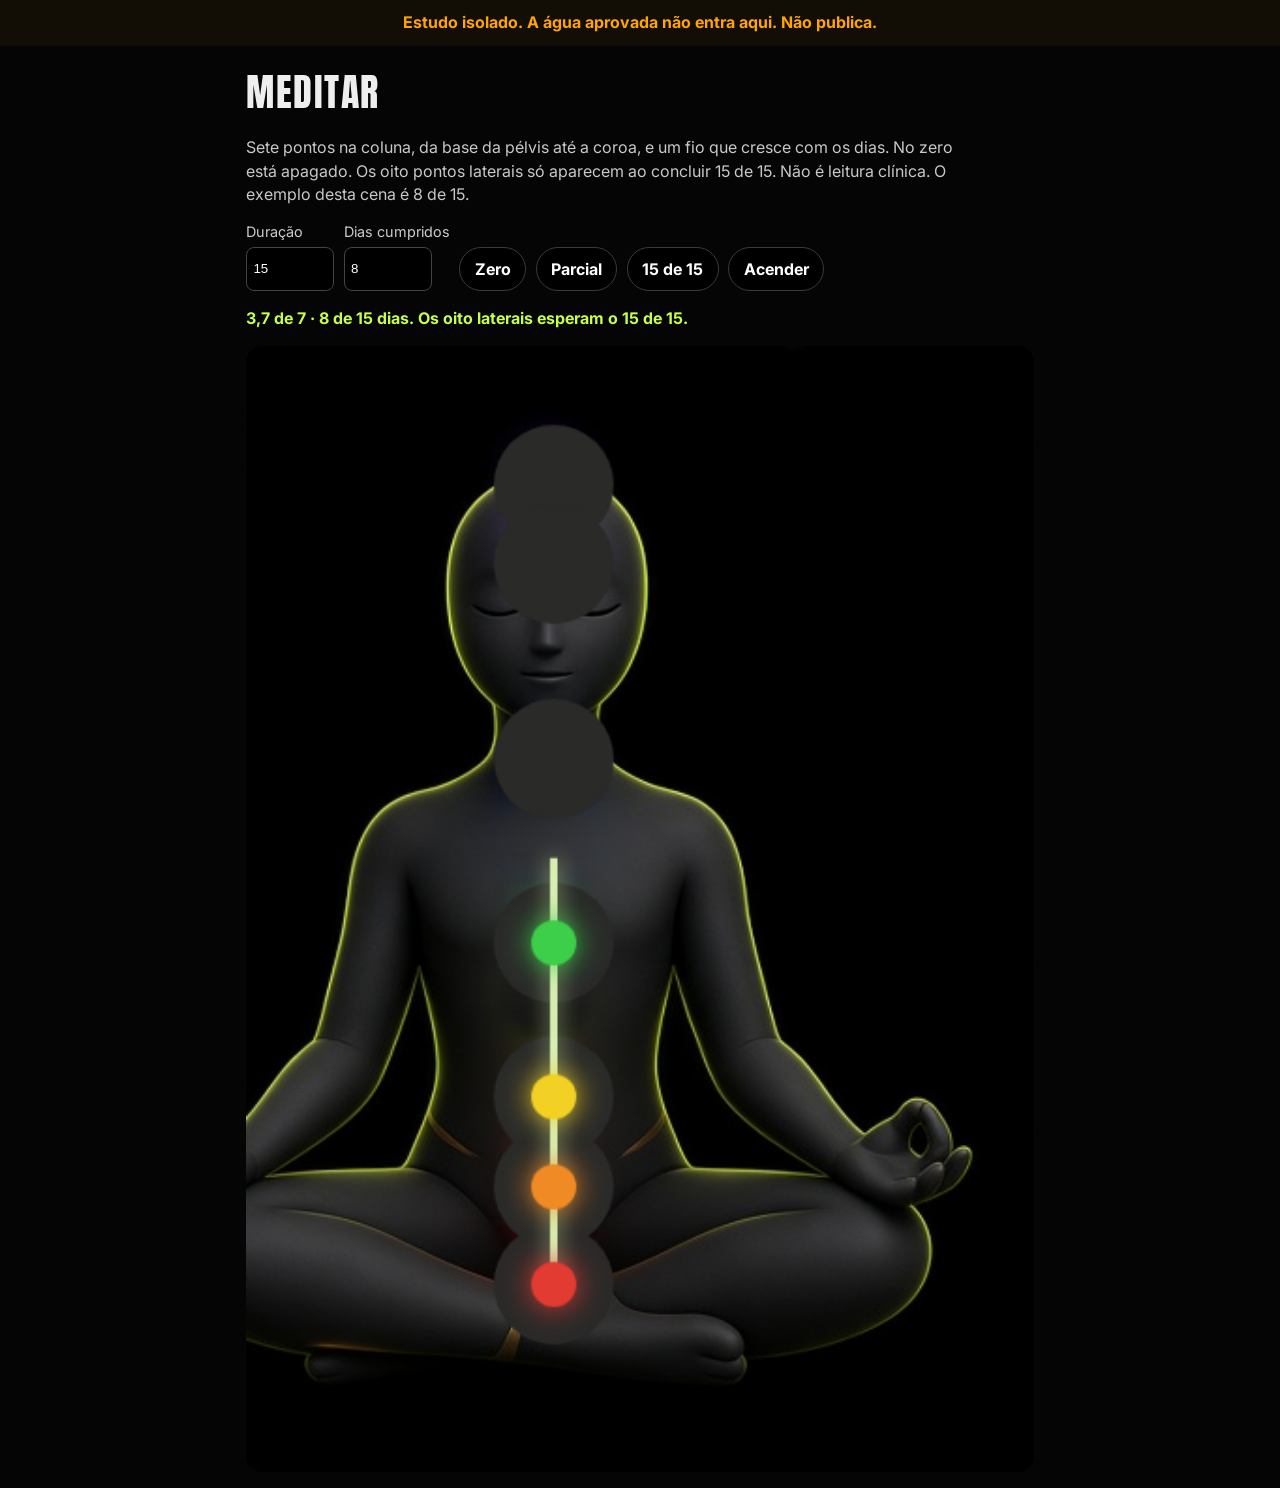
<file: prototipo/estudo-medita/index.html>
<!doctype html>
<html lang="pt-BR">
<head>
<meta charset="utf-8">
<meta name="robots" content="noindex, nofollow">
<meta name="viewport" content="width=device-width,initial-scale=1">
<title>Estudo — meditação</title>
<link rel="preconnect" href="https://fonts.googleapis.com">
<link rel="preconnect" href="https://fonts.gstatic.com" crossorigin>
<link href="https://fonts.googleapis.com/css2?family=Anton&family=Inter:wght@400;600;700&display=swap" rel="stylesheet">
<style>
:root{--g:#c6ff4a;--bg:#050505}
*{box-sizing:border-box}
body{margin:0;background:var(--bg);color:#eee;font:16px/1.45 Inter,system-ui,sans-serif}
.selo{margin:0;padding:.7rem 1rem;background:#120e06;color:#ffa400;font-weight:700;text-align:center}
main{max-width:820px;margin:0 auto;padding:1rem}
h1{font-family:Anton,Impact,sans-serif;font-weight:400;letter-spacing:.04em;font-size:2.4rem;margin:.2rem 0}
.sub{color:#c8c8c8;max-width:46rem}
.controles{display:flex;flex-wrap:wrap;gap:.6rem;align-items:end;margin:1rem 0}
label{display:flex;flex-direction:column;gap:.25rem;color:#ccc;font-size:.9rem}
input[type="number"]{min-height:44px;width:5.5rem;background:#000;color:#fff;border:1px solid #444;border-radius:8px;padding:0 .4rem}
button{min-height:44px;border-radius:999px;border:1px solid #3a3a3a;background:#000;color:#fff;padding:0 .9rem;cursor:pointer;font:700 1rem/1 Inter,sans-serif}
.estado{color:var(--g);font-weight:700}
.palco{position:relative;background:#000;border-radius:16px;overflow:hidden}
.palco img,.palco canvas{width:100%;height:auto;display:block}
.palco canvas{position:absolute;inset:0;width:100%;height:100%}
</style>
</head>
<body>
<p class="selo">Estudo isolado. A água aprovada não entra aqui. Não publica.</p>
<main>
  <h1>MEDITAR</h1>
  <p class="sub">Sete pontos na coluna, da base da pélvis até a coroa, e um fio que cresce com os dias. No zero está apagado. Os oito pontos laterais só aparecem ao concluir 15 de 15. Não é leitura clínica. O exemplo desta cena é 8 de 15.</p>
  <div class="controles">
    <label>Duração<input id="duracao" type="number" min="7" value="15"></label>
    <label>Dias cumpridos<input id="dias" type="number" min="0" value="8"></label>
    <button type="button" id="zero">Zero</button>
    <button type="button" id="parcial">Parcial</button>
    <button type="button" id="cheio">15 de 15</button>
    <button type="button" id="play">Acender</button>
  </div>
  <p class="estado" id="estado"></p>
  <div class="palco">
    <img id="figura" src="figura.png" alt="Figura sentada, sem os pontos acesos" width="420" height="600">
    <canvas id="luz" width="420" height="600"></canvas>
  </div>
</main>
<script>
(function () {
  var reduced = window.matchMedia("(prefers-reduced-motion: reduce)").matches;
  var pontos = [
    { nome: "coroa", x: 164, y: 74, cor: "#c86bff" },
    { nome: "entre as sobrancelhas", x: 164, y: 116, cor: "#7a4ad8" },
    { nome: "garganta", x: 164, y: 220, cor: "#3aa0e8" },
    { nome: "centro do peito", x: 164, y: 318, cor: "#3dce4a" },
    { nome: "alto abdome", x: 164, y: 400, cor: "#f2d024" },
    { nome: "baixo abdome", x: 164, y: 448, cor: "#f08a24" },
    { nome: "base da pélvis", x: 164, y: 500, cor: "#e23b32" }
  ];
  var coroa = pontos[0], pelvis = pontos[6];
  var duracaoEl = document.getElementById("duracao");
  var diasEl = document.getElementById("dias");
  var estadoEl = document.getElementById("estado");
  var canvas = document.getElementById("luz");
  var ctx = canvas.getContext("2d");
  var raf = 0;
  function ler() {
    var dur = Math.max(7, Math.round(Number(duracaoEl.value) || 7));
    duracaoEl.value = String(dur);
    diasEl.max = String(dur);
    var dias = Math.max(0, Math.min(dur, Math.round(Number(diasEl.value) || 0)));
    diasEl.value = String(dias);
    return { dur: dur, dias: dias, nivel: dur ? dias / dur : 0 };
  }
  function fDe(p) {
    return (pelvis.y - p.y) / (pelvis.y - coroa.y);
  }
  function desenhar(light, extras) {
    ctx.clearRect(0, 0, 420, 600);
    pontos.forEach(function (p) {
      ctx.beginPath();
      ctx.arc(p.x, p.y, 32, 0, Math.PI * 2);
      ctx.fillStyle = "#2a2a29";
      ctx.fill();
    });
    if (light > 0.012) {
      var tipY = pelvis.y + (coroa.y - pelvis.y) * light;
      ctx.strokeStyle = "rgba(230,255,190,.9)";
      ctx.lineWidth = 4;
      ctx.shadowColor = "rgba(220,255,180,.8)";
      ctx.shadowBlur = 12;
      ctx.beginPath();
      ctx.moveTo(pelvis.x, pelvis.y);
      ctx.lineTo(pelvis.x, tipY);
      ctx.stroke();
      ctx.shadowBlur = 0;
    }
    pontos.forEach(function (p) {
      var f = fDe(p);
      var on = light <= 0 ? 0 : Math.max(0, Math.min(1, (light - (f - 0.08)) / 0.08));
      ctx.beginPath();
      ctx.arc(p.x, p.y, 8 + 4 * on, 0, Math.PI * 2);
      ctx.fillStyle = on > 0.04 ? p.cor : "rgba(0,0,0,0)";
      ctx.globalAlpha = on;
      ctx.shadowColor = p.cor;
      ctx.shadowBlur = 16 * on;
      ctx.fill();
      ctx.globalAlpha = 1;
      ctx.shadowBlur = 0;
    });
    if (extras) {
      for (var i = 0; i < 8; i++) {
        var lado = i < 4 ? -1 : 1;
        var k = i % 4;
        var y = 230 + k * 58;
        var x = 164 + lado * 42;
        ctx.beginPath();
        ctx.arc(x, y, 5, 0, Math.PI * 2);
        ctx.fillStyle = "#ffb020";
        ctx.shadowColor = "#ffb020";
        ctx.shadowBlur = 10;
        ctx.fill();
        ctx.shadowBlur = 0;
      }
    }
    var ponta = light > 0.012 ? pelvis.y + (coroa.y - pelvis.y) * light : pelvis.y;
    canvas.dataset.luz = String(Math.round(light * 1000) / 1000);
    canvas.dataset.ponta = String(Math.round(ponta * 10) / 10);
    canvas.dataset.extras = extras ? "8" : "0";
  }
  function texto(light, extras, extra) {
    var s = ler();
    var acesos = Math.min(7, light * 7);
    estadoEl.textContent = acesos.toLocaleString("pt-BR", { maximumFractionDigits: 1 }) + " de 7 · " + s.dias + " de " + s.dur + " dias." +
      (extras ? " Oito pontos laterais visíveis." : s.dur === 15 ? " Os oito laterais esperam o 15 de 15." : "") +
      (extra ? " " + extra : "");
  }
  function parar() { if (raf) cancelAnimationFrame(raf); raf = 0; }
  function mostrar(light, extras, extra) {
    desenhar(light, extras);
    texto(light, extras, extra);
  }
  function quadro(u) {
    var s = ler();
    var e = u < 0.5 ? 2 * u * u : 1 - Math.pow(-2 * u + 2, 2) / 2;
    var light = s.nivel * e;
    var extras = s.dur === 15 && s.dias >= s.dur && u >= 0.98;
    desenhar(light, extras);
    texto(light, extras);
    var saida = document.createElement("canvas");
    saida.width = 420;
    saida.height = 600;
    var g = saida.getContext("2d");
    var fig = document.getElementById("figura");
    if (fig.complete && fig.naturalWidth) g.drawImage(fig, 0, 0, 420, 600);
    g.drawImage(canvas, 0, 0);
    return saida.toDataURL("image/jpeg", 0.86);
  }
  window.__quadro = quadro;
  function acender() {
    var s = ler();
    var alvo = s.nivel;
    var extrasFinais = s.dur === 15 && s.dias >= s.dur;
    parar();
    if (reduced) {
      mostrar(alvo, extrasFinais, "Movimento reduzido: estado dos dias, direto.");
      return;
    }
    var t0 = performance.now();
    var frame = function (now) {
      var u = Math.max(0, Math.min(1, (now - t0) / 2400));
      var e = u < 0.5 ? 2 * u * u : 1 - Math.pow(-2 * u + 2, 2) / 2;
      mostrar(alvo * e, extrasFinais && u >= 0.98);
      if (u < 1) raf = requestAnimationFrame(frame);
      else raf = 0;
    };
    mostrar(0, false);
    raf = requestAnimationFrame(frame);
  }
  document.getElementById("zero").addEventListener("click", function () { parar(); diasEl.value = "0"; var s = ler(); mostrar(s.nivel, false); });
  document.getElementById("parcial").addEventListener("click", function () {
    parar();
    diasEl.value = String(Math.round(ler().dur * 0.45));
    var s = ler();
    mostrar(s.nivel, false);
  });
  document.getElementById("cheio").addEventListener("click", function () {
    parar();
    duracaoEl.value = "15";
    diasEl.value = "15";
    mostrar(1, true);
  });
  document.getElementById("play").addEventListener("click", acender);
  function repousar() {
    parar();
    var s = ler();
    mostrar(s.nivel, s.dur === 15 && s.dias >= s.dur);
  }
  duracaoEl.addEventListener("change", repousar);
  diasEl.addEventListener("change", repousar);
  repousar();
})();
</script>
</body>
</html>
</file>
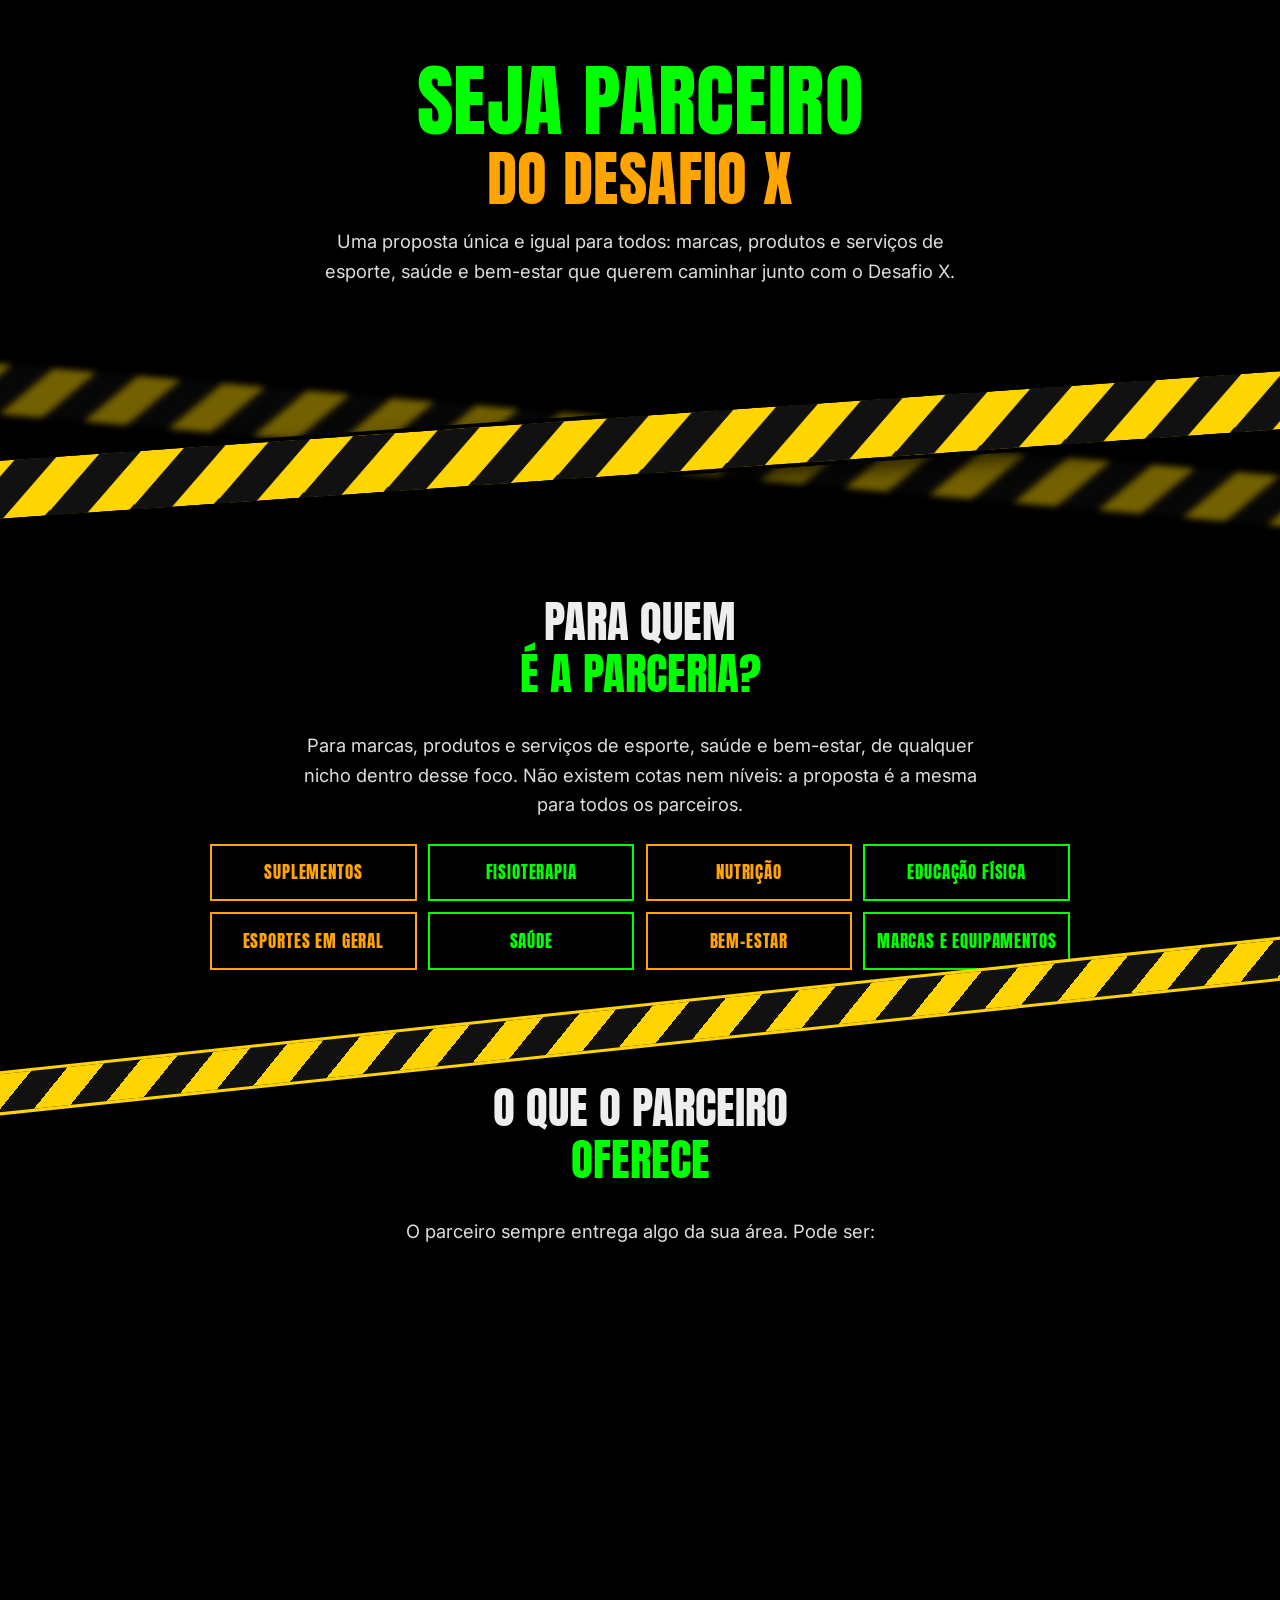
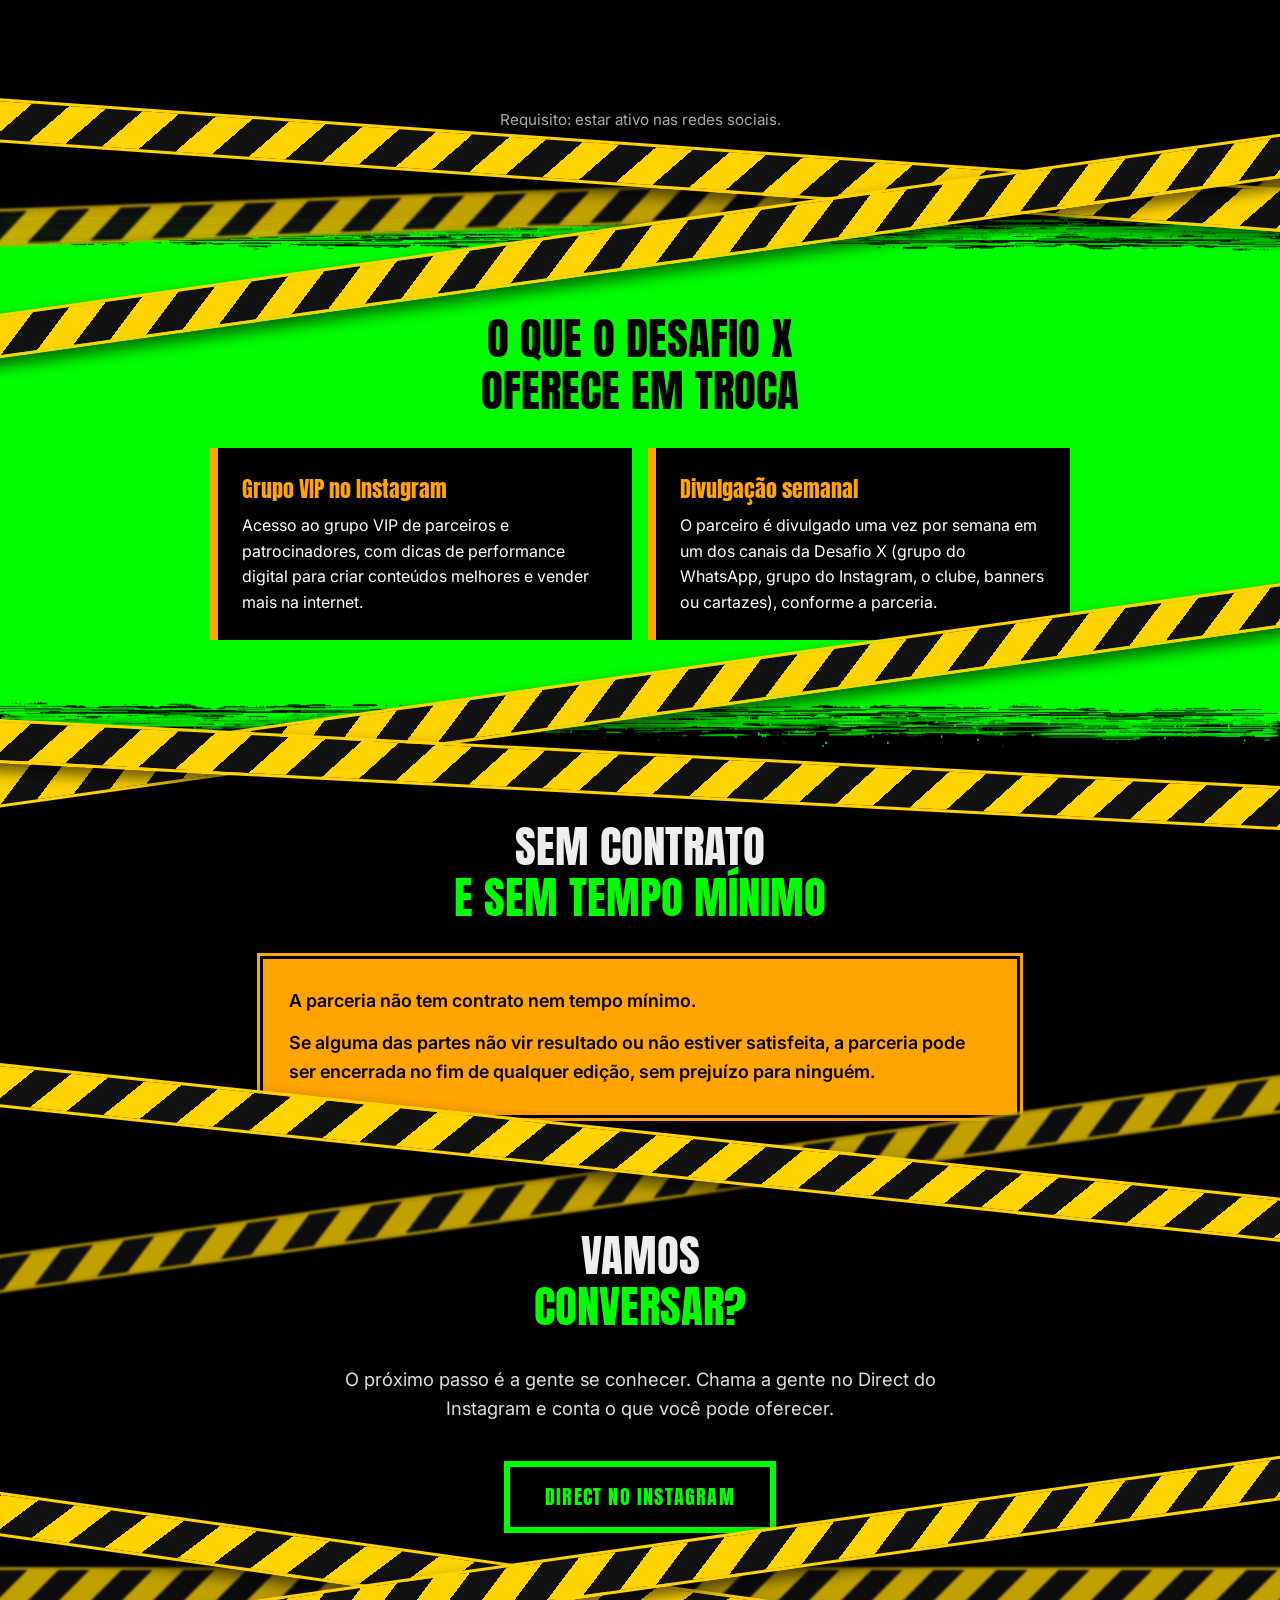
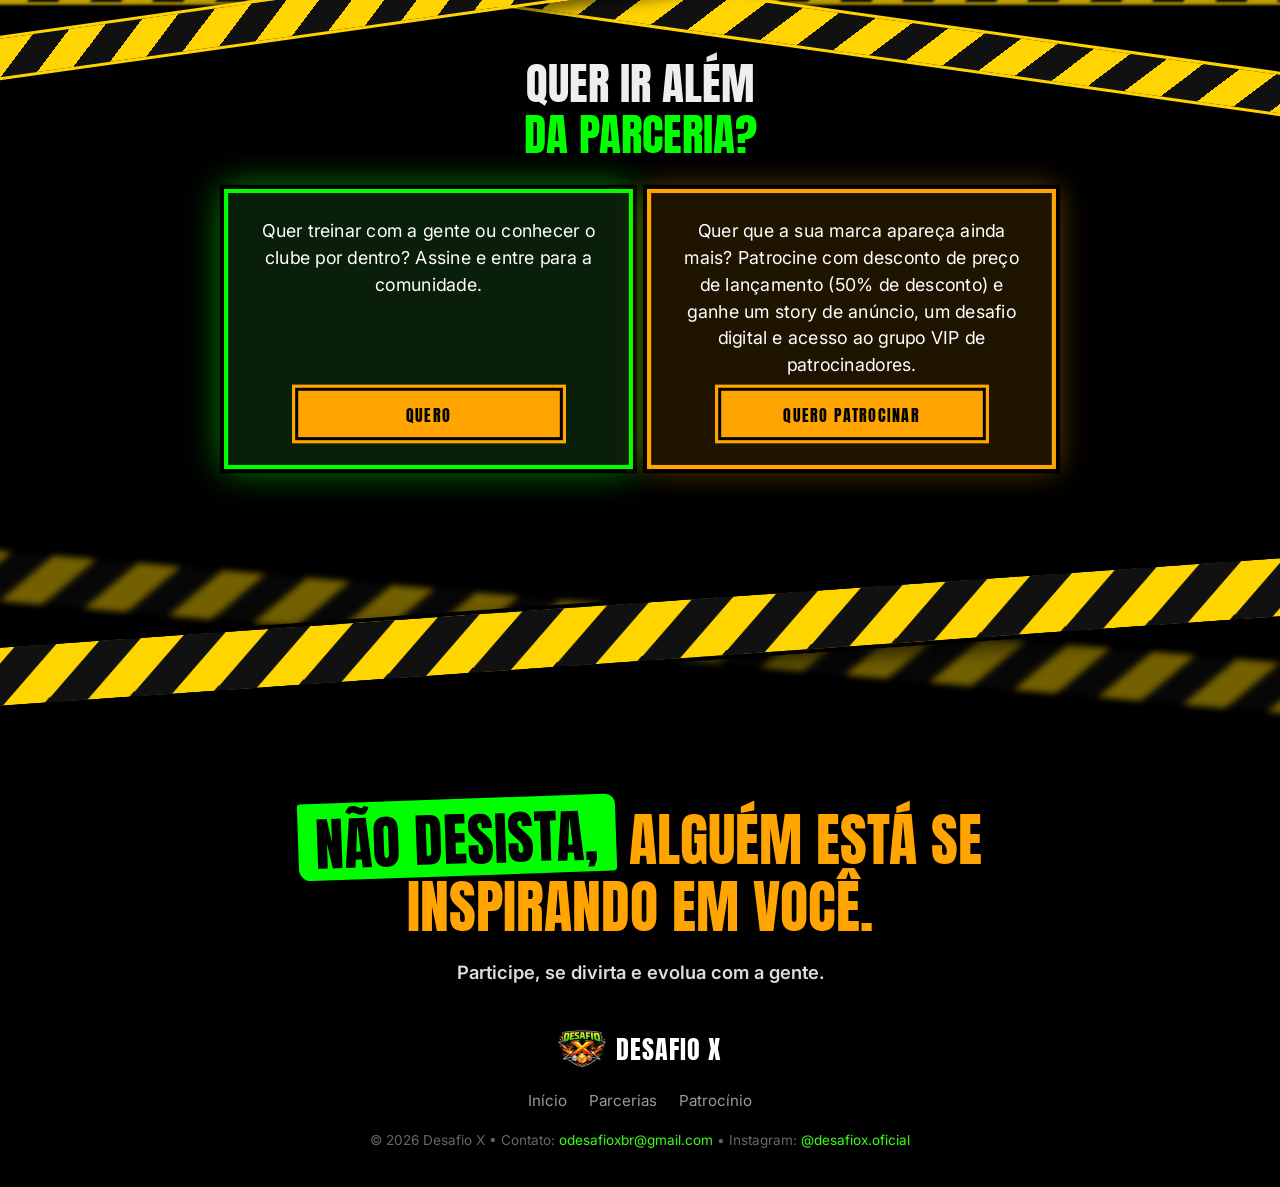
<file: previa/parcerias.html>
<!doctype html>
<html lang="pt-BR" class="js">
<head>
<meta charset="utf-8">
<meta name="viewport" content="width=device-width,initial-scale=1">
<title>Parcerias — Desafio X</title>
  <meta name="robots" content="noindex, nofollow">
  <link rel="icon" type="image/png" href="../assets/favicon.png">
  <link rel="icon" href="../favicon.ico" sizes="any">
  <link rel="apple-touch-icon" href="../assets/apple-touch-icon.png">
<meta name="description" content="Seja parceiro do Desafio X: marcas, produtos e serviços de esporte, saúde e bem-estar. Sem contrato e sem tempo mínimo.">
<meta property="og:title" content="Parcerias — Desafio X"><meta property="og:image" content="https://odesafiox.com.br/assets/og-desafiox.png"><meta property="og:image:width" content="1200"><meta property="og:image:height" content="630"><meta name="twitter:card" content="summary_large_image"><meta name="twitter:image" content="https://odesafiox.com.br/assets/og-desafiox.png">
<meta name="theme-color" content="#000000">
<link rel="preconnect" href="https://fonts.googleapis.com"><link rel="preconnect" href="https://fonts.gstatic.com" crossorigin>
<link href="https://fonts.googleapis.com/css2?family=Anton&family=Inter:wght@400;600;800&display=swap" rel="stylesheet">
<link rel="stylesheet" href="../css/style.css?v=100">
<style>
.pc-lead{font-size:1.15rem;max-width:680px;margin:0 auto 1.5rem;color:#ddd}
.pc-tags{display:grid;grid-template-columns:repeat(4,1fr);gap:.7rem;margin:1.5rem auto 0;max-width:860px;list-style:none;padding:0}@media(max-width:700px){.pc-tags{grid-template-columns:repeat(2,1fr)}}
.pc-tags li{font:400 1.05rem/1 Anton,Impact,sans-serif;text-transform:uppercase;letter-spacing:.05em;display:flex;align-items:center;justify-content:center;text-align:center;height:3.6rem;padding:0 .5rem;border:2px solid var(--o);color:var(--o)}
.pc-tags li:nth-child(even){border-color:var(--g);color:var(--g)}
.features .card p{color:#ddd}
.blk .features .card{background:#000;border:0;border-left:8px solid var(--o)}
.blk .features .card h3{color:var(--o)}.blk .features .card p{color:#fff}

.pc-box{max-width:760px;margin:0 auto;border:3px solid #000;outline:3px solid #ffa400;background:#ffa400;color:#000;font-weight:600;padding:1.8rem 1.6rem;font-size:1.12rem;text-align:left}
.pc-box p+p{margin-top:.8rem}
.pc-contato{display:flex;flex-wrap:wrap;justify-content:center;gap:1rem}
.btn.alt{background:#000;color:var(--g);outline-color:var(--g);border-color:var(--g)}
.btn.alt:hover{background:var(--g);color:#000}
.pc-mail{margin-top:1rem;color:#ccc}
.escolha.dois{grid-template-columns:repeat(2,1fr);max-width:820px;align-items:stretch;gap:1.6rem}
.escolha.dois .esc{height:100%;box-sizing:border-box}
.escolha.dois .esc:not(.destaque){border:4px solid var(--g);background:#0a1f0a;box-shadow:0 0 0 4px #000,0 0 34px rgba(0,255,0,.6);transform:scale(1.03)}
.esc p{color:#fff!important;font-size:1.08rem!important;line-height:1.5}
.esc.destaque{border:4px solid var(--o);background:#1f1400;box-shadow:0 0 0 4px #000,0 0 28px rgba(255,164,0,.45);transform:scale(1.03)}
@media(max-width:800px){.escolha.dois{grid-template-columns:1fr;grid-auto-rows:1fr}.escolha.dois .esc,.esc.destaque{transform:none}}
#parceiro .card{background:#ffa400;border:3px solid #000;outline:3px solid #ffa400}#parceiro .card h3{color:#000}#parceiro .card p{color:#000!important;font-weight:600}
.pc-req{margin-top:1.2rem;color:#aaa;font-size:.95rem}
.features.two{max-width:860px;margin:0 auto}
</style>
</head>
<body>

<main id="topo">
<section class="hero">
  <h1><span class="spray">Seja parceiro</span> <em>do Desafio X</em></h1>
  <p class="pc-lead">Uma proposta única e igual para todos: marcas, produtos e serviços de esporte, saúde e bem-estar que querem caminhar junto com o Desafio X.</p>
</section>

<div class="ribbons" aria-hidden="true">
  <div class="rib back"><div class="rib-track"></div></div>
  <div class="rib front"><div class="rib-track"></div></div>
</div>

<section id="para-quem" class="sec">
  <h2 class="graf">Para quem <b>é a parceria?</b></h2>
  <p class="pc-lead">Para marcas, produtos e serviços de esporte, saúde e bem-estar, de qualquer nicho dentro desse foco. Não existem cotas nem níveis: a proposta é a mesma para todos os parceiros.</p>
  <ul class="pc-tags"><li>Suplementos</li><li>Fisioterapia</li><li>Nutrição</li><li>Educação física</li><li>Esportes em geral</li><li>Saúde</li><li>Bem-estar</li><li>Marcas e equipamentos</li></ul>
</section>

<div class="seam s1" aria-hidden="true"><span class="tp f a"></span></div>

<section id="parceiro" class="sec">
  <h2 class="graf">O que o parceiro <b>oferece</b></h2>
  <p class="pc-lead">O parceiro sempre entrega algo da sua área. Pode ser:</p>
  <div class="features rev">
    <div class="card"><h3>Cupons ou vouchers</h3><p>Cupons de desconto ou vouchers para o público do Desafio X.</p></div>
    <div class="card"><h3>Produtos</h3><p>Produtos digitais ou físicos.</p></div>
    <div class="card"><h3>Serviços</h3><p>Serviços online ou presenciais.</p></div>
    <div class="card"><h3>Conteúdo especializado</h3><p>Aulas, lives ou dicas para o clube.</p></div>
    <div class="card"><h3>Espaço ou estrutura</h3><p>Um local para receber um desafio presencial.</p></div>
    <div class="card"><h3>Divulgação do Desafio X (obrigatória)</h3><p>O parceiro divulga o Desafio X para o seu público pelo menos uma vez por semana, e a gente ajuda a criar as ideias.</p></div>
  </div>
  <p class="pc-req">Requisito: estar ativo nas redes sociais.</p>
</section>

<div class="seam s2" aria-hidden="true"><span class="tp k c"></span><span class="tp f a"></span><span class="tp f b"></span></div>

<div class="blk blk-green">
<img class="brush" src="../assets/pincel-verde-topo.webp" alt="" aria-hidden="true" width="2400" height="90">
<div class="blk-in"><section id="desafiox" class="sec">
  <h2 class="graf">O que o Desafio X <b>oferece em troca</b></h2>
  <div class="features two">
    <div class="card"><h3>Grupo VIP no Instagram</h3><p>Acesso ao grupo VIP de parceiros e patrocinadores, com dicas de performance digital para criar conteúdos melhores e vender mais na internet.</p></div>
    <div class="card"><h3>Divulgação semanal</h3><p>O parceiro é divulgado uma vez por semana em um dos canais da Desafio X (grupo do WhatsApp, grupo do Instagram, o clube, banners ou cartazes), conforme a parceria.</p></div>
  </div>
</section></div>
<img class="brush bot" src="../assets/pincel-verde-base.webp" alt="" aria-hidden="true" width="2400" height="90">
</div>

<div class="seam s3" aria-hidden="true"><span class="tp f a"></span><span class="tp f b"></span></div>

<section id="duracao" class="sec">
  <h2 class="graf">Sem contrato <b>e sem tempo mínimo</b></h2>
  <div class="pc-box">
    <p>A parceria não tem contrato nem tempo mínimo.</p>
    <p>Se alguma das partes não vir resultado ou não estiver satisfeita, a parceria pode ser encerrada no fim de qualquer edição, sem prejuízo para ninguém.</p>
  </div>
</section>

<div class="seam s4" aria-hidden="true"><span class="tp k a"></span><span class="tp f a"></span></div>

<section id="contato" class="sec">
  <h2 class="graf">Vamos <b>conversar?</b></h2>
  <p class="pc-lead">O próximo passo é a gente se conhecer. Chama a gente no Direct do Instagram e conta o que você pode oferecer.</p>
  <div class="pc-contato">
    <a class="btn alt" href="https://instagram.com/desafiox.oficial" target="_blank" rel="noopener">Direct no Instagram</a>
  </div>
</section>

<div class="seam s5" aria-hidden="true"><span class="tp f a"></span><span class="tp f b"></span><span class="tp k c"></span></div>

<section class="sec final">
  <h2 class="graf">Quer ir além <b>da parceria?</b></h2>
  <div class="escolha dois">
    <div class="card esc"><p>Quer treinar com a gente ou conhecer o clube por dentro? Assine e entre para a comunidade.</p><a class="btn quero-abrir" href="https://pay.kiwify.com.br/g9sPenn" aria-haspopup="dialog">Quero</a></div>
    <div class="card esc destaque"><p>Quer que a sua marca apareça ainda mais? Patrocine com desconto de preço de lançamento (50% de desconto) e ganhe um story de anúncio, um desafio digital e acesso ao grupo VIP de patrocinadores.</p><a class="btn" href="patrocinio.html">Quero patrocinar</a></div>
  </div>
</section>
</main>
<div class="ribbons rod-rib" aria-hidden="true">
  <div class="rib back"><div class="rib-track"></div></div>
  <div class="rib front"><div class="rib-track"></div></div>
</div>
<footer class="rod">
  <p class="rod-frase"><span class="rod-pincel">Não desista,</span> <em>alguém está se inspirando em você.</em></p>
  <p class="rod-sub">Participe, se divirta e evolua com a gente.</p>
  <div class="rod-marca"><img src="../assets/favicon.png" alt="" width="48" height="48"><b>Desafio X</b></div>
  <nav class="rod-links" aria-label="Links do rodapé">
    <a href="index.html">Início</a>
    <a href="parcerias.html">Parcerias</a>
    <a href="patrocinio.html">Patrocínio</a>
  </nav>
  <p class="rod-copy">© 2026 Desafio X • Contato: <a href="mailto:odesafioxbr@gmail.com">odesafioxbr@gmail.com</a> • Instagram: <a href="https://www.instagram.com/desafiox.oficial/" target="_blank" rel="noopener">@desafiox.oficial</a></p>
</footer>
<script src="../js/neon.js?v=95" defer></script>
<script src="../js/fitas.js?v=95" defer></script>
<script src="../js/quero.js?v=110" defer></script>
</body></html>
</file>
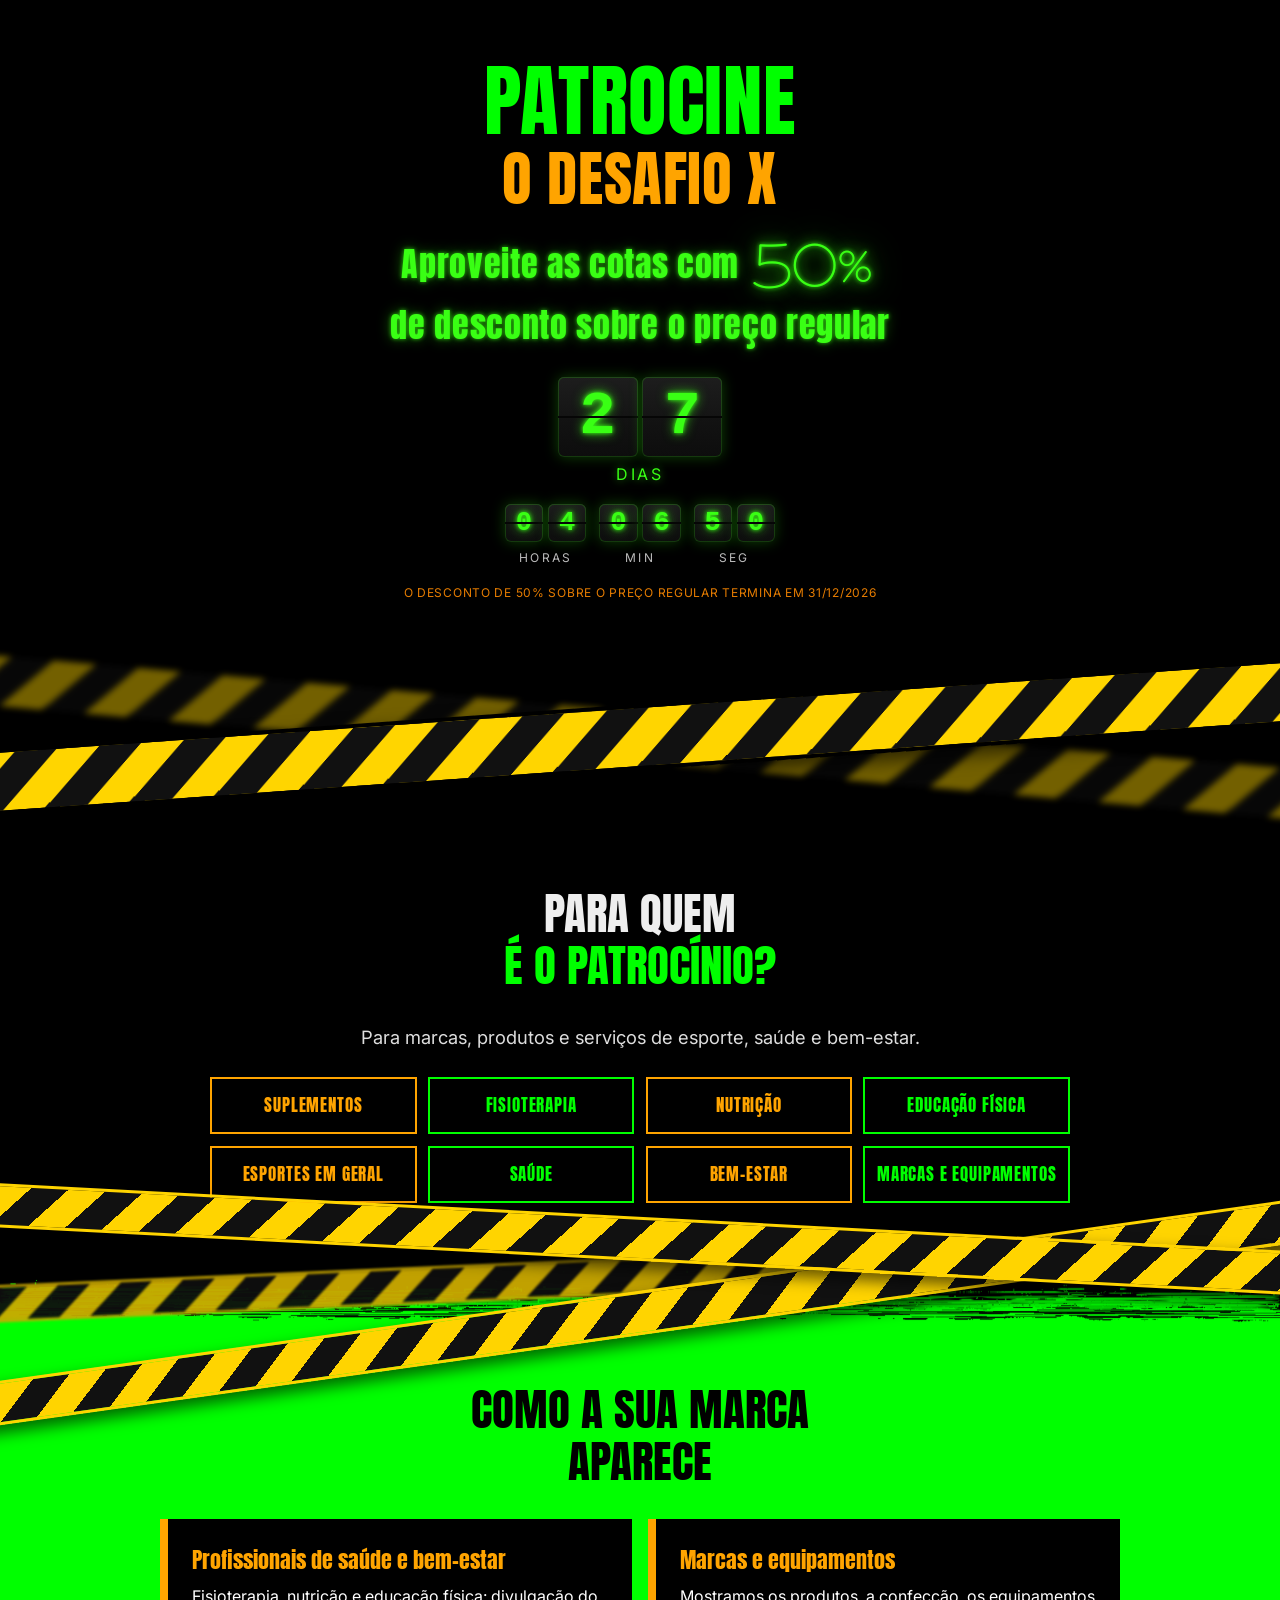
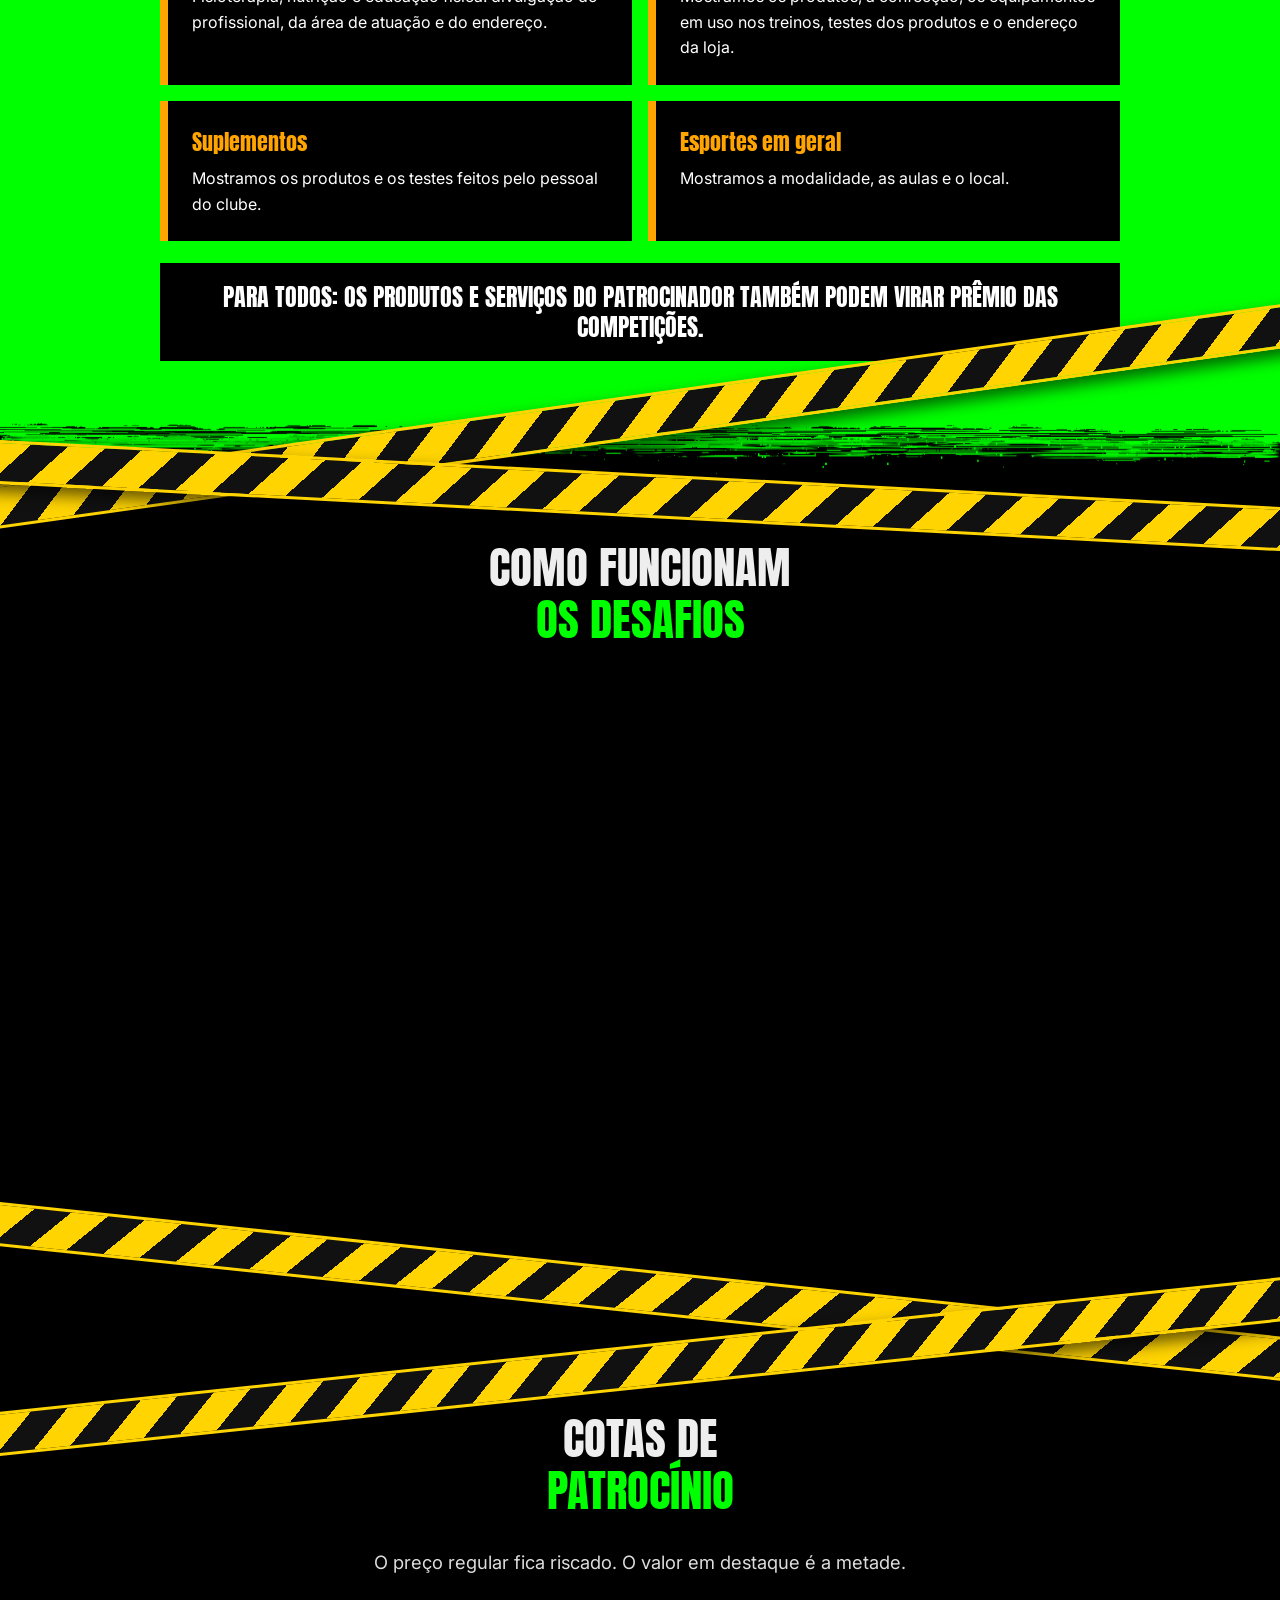
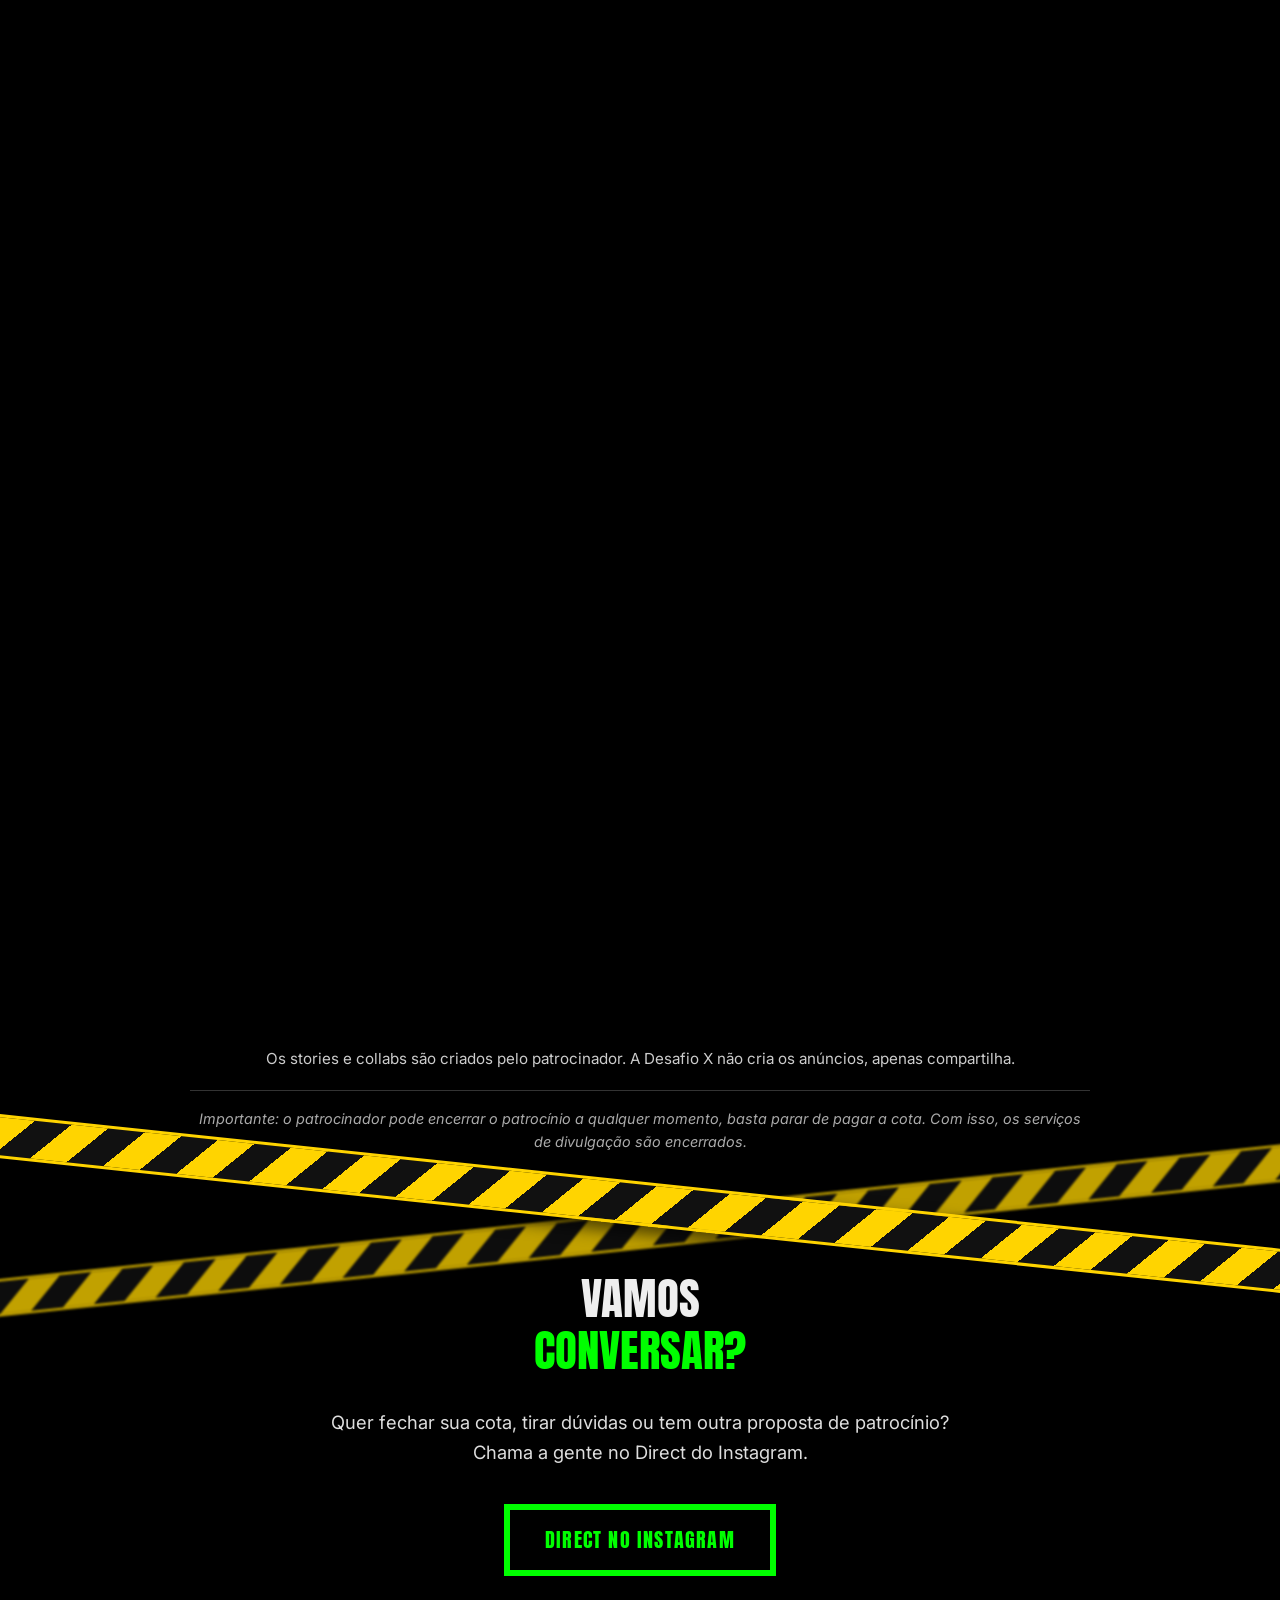
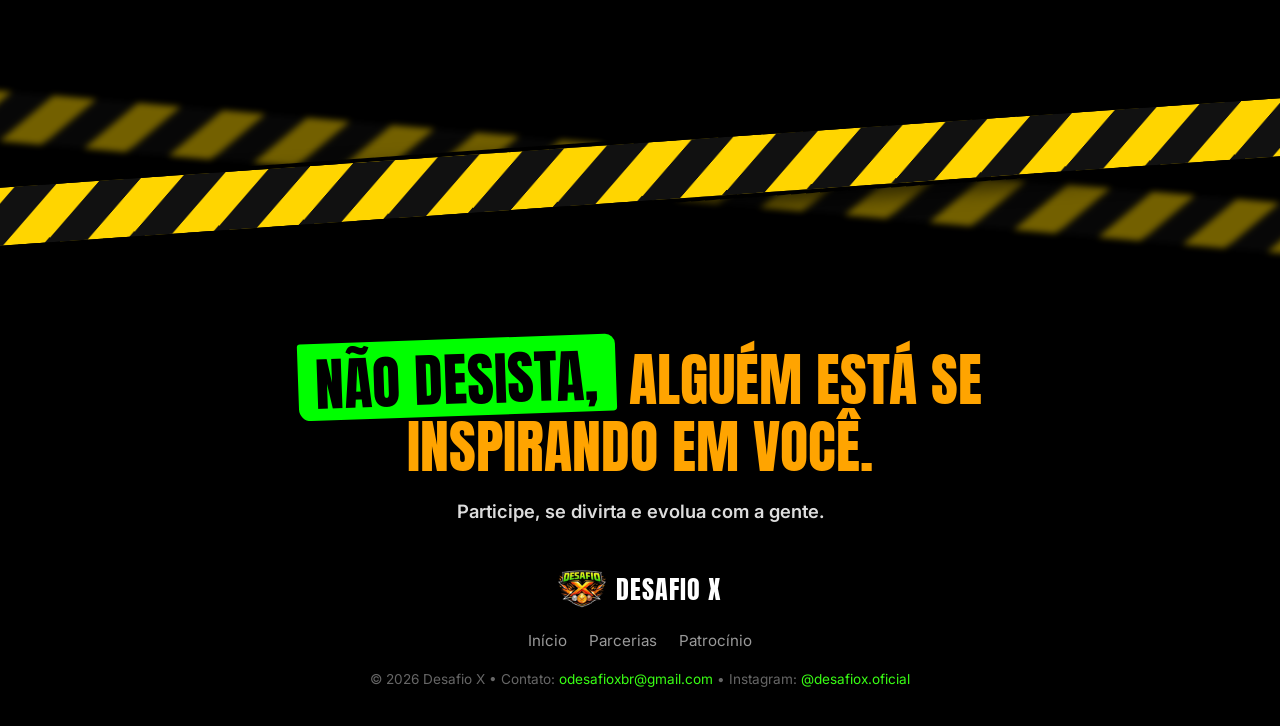
<file: previa/patrocinio.html>
<!doctype html>
<html lang="pt-BR" class="js">
<head>
<meta charset="utf-8">
<meta name="viewport" content="width=device-width,initial-scale=1">
<title>Patrocínio — Desafio X</title>
  <meta name="robots" content="noindex, nofollow">
  <link rel="icon" type="image/png" href="../assets/favicon.png">
  <link rel="icon" href="../favicon.ico" sizes="any">
  <link rel="apple-touch-icon" href="../assets/apple-touch-icon.png">
<meta name="description" content="Patrocine o Desafio X: cotas para marcas, produtos e serviços de esporte, saúde e bem-estar.">
<meta property="og:title" content="Patrocínio — Desafio X"><meta property="og:image" content="https://odesafiox.com.br/assets/og-desafiox.png"><meta property="og:image:width" content="1200"><meta property="og:image:height" content="630"><meta name="twitter:card" content="summary_large_image"><meta name="twitter:image" content="https://odesafiox.com.br/assets/og-desafiox.png">
<meta name="theme-color" content="#000000">
<link rel="preconnect" href="https://fonts.googleapis.com"><link rel="preconnect" href="https://fonts.gstatic.com" crossorigin>
<link href="https://fonts.googleapis.com/css2?family=Anton&family=Inter:wght@400;600;800&display=swap" rel="stylesheet">
<link rel="stylesheet" href="../css/style.css?v=98">
<style>
.pc-lead{font-size:1.15rem;max-width:680px;margin:0 auto 1.5rem;color:#ddd}
.pc-tags{display:grid;grid-template-columns:repeat(4,1fr);gap:.7rem;margin:1.5rem auto 0;max-width:860px;list-style:none;padding:0}@media(max-width:700px){.pc-tags{grid-template-columns:repeat(2,1fr)}}
.pc-tags li{font:400 1.05rem/1 Anton,Impact,sans-serif;text-transform:uppercase;letter-spacing:.05em;display:flex;align-items:center;justify-content:center;text-align:center;height:3.6rem;padding:0 .5rem;border:2px solid var(--o);color:var(--o)}
.pc-tags li:nth-child(even){border-color:var(--g);color:var(--g)}
.features .card p{color:#ddd}
.blk .features .card{background:#000;border:0;border-left:8px solid var(--o)}
.blk .features .card h3{color:var(--o)}.blk .features .card p{color:#fff}

.pc-box{max-width:760px;margin:0 auto;border:3px solid var(--g);background:#0d0d0d;padding:1.8rem 1.6rem;font-size:1.12rem;text-align:left}
.pc-box p+p{margin-top:.8rem}
.pc-contato{display:flex;flex-wrap:wrap;justify-content:center;gap:1rem}
.btn.alt{background:#000;color:var(--g);outline-color:var(--g);border-color:var(--g)}
.btn.alt:hover{background:var(--g);color:#000}
.pc-mail{margin-top:1rem;color:#ccc}
@font-face{font-family:"Sacramento";src:url(../assets/fonts/sacramento.woff2?v=98) format("woff2");font-display:swap}
.pc-promo{display:inline-block;font:400 clamp(2.1rem,4.6vw,3.3rem)/1.2 Sacramento,cursive;text-transform:none;letter-spacing:.01em;color:#39ff14;text-shadow:0 0 4px #39ff14,0 0 12px rgba(57,255,20,.75),0 0 28px rgba(57,255,20,.45);padding:.7rem 1.2rem;margin-top:.4rem;max-width:760px}
/* item 97: "50%" como lâmpada neon pifando (ciclo 12s) */
.neo50{position:relative;display:inline-block;color:#1f4a1a;text-shadow:none}
.neo50::after{content:attr(data-t);position:absolute;inset:0;color:#39ff14;text-shadow:0 0 4px #39ff14,0 0 14px #39ff14,0 0 32px rgba(57,255,20,.7);animation:pifa 12s steps(1,end) infinite}
@keyframes pifa{0%{opacity:1}1%{opacity:0}2%{opacity:1}3.2%{opacity:0}4%{opacity:.6}4.8%{opacity:0}
21%{opacity:1}
50%{opacity:0}50.8%{opacity:1}51.6%{opacity:0}52.4%{opacity:1}
72%{opacity:0}72.6%{opacity:1}73.4%{opacity:.4}74%{opacity:1}
93%{opacity:0}93.8%{opacity:1}94.6%{opacity:0}95.4%{opacity:.5}96.2%{opacity:0}100%{opacity:0}}
@media (prefers-reduced-motion:reduce){.neo50::after{animation:none;opacity:1}}
.ct-grid{display:grid;grid-template-columns:repeat(4,1fr);gap:1.1rem;max-width:1320px;margin:0 auto;text-align:left}
@media(max-width:1100px){.ct-grid{grid-template-columns:repeat(2,1fr)}}@media(max-width:700px){.ct-grid{grid-template-columns:1fr}}
.ct{background:#0d0d0d;border:3px solid var(--c);padding:1.7rem 1.4rem;min-height:100%;display:flex;flex-direction:column}
.ct.ouro{--c:#e8b923;--c2:#fff3b0;--t:#f3dc8a;background:linear-gradient(160deg,#2a2208,#0d0d0d 60%)}
.ct.prata{--c:#c9cdd2;--c2:#ffffff;--t:#e3e6ea;background:linear-gradient(160deg,#25272a,#0d0d0d 60%)}
.ct.bronze{--c:#cd7f32;--c2:#ffd2a6;--t:#e9b98a;background:linear-gradient(160deg,#2a1a0c,#0d0d0d 60%)}
.ct.ponto{--c:#fff;--c2:#fff;--t:#fff;border-width:2px;background:#0d0d0d}
.ct h3{font:400 1.7rem/1 Anton,Impact,sans-serif;color:var(--c);text-transform:uppercase;letter-spacing:.04em}
.ct .de{margin-top:.8rem;color:var(--t);opacity:.75;text-decoration:line-through}
.ct .por{font:400 2.2rem/1 Anton,Impact,sans-serif;color:var(--c);margin:.2rem 0}
.ct:not(.ponto) .por{background:linear-gradient(110deg,var(--c) 0%,var(--c) 40%,var(--c2) 50%,var(--c) 60%,var(--c) 100%);background-size:250% 100%;-webkit-background-clip:text;background-clip:text;color:transparent;animation:brilho 3.2s linear infinite}
@keyframes brilho{0%{background-position:100% 0}100%{background-position:-150% 0}}
@media (prefers-reduced-motion:reduce){.ct:not(.ponto) .por{animation:none;background-position:50% 0}}
.ct .tag{font-size:.8rem;text-transform:uppercase;letter-spacing:.06em;color:var(--c);font-weight:800}
.ct .val{font-size:.9rem;color:var(--t);margin:.4rem 0 .6rem}
.ct h4{margin-top:.9rem;font-size:.95rem;text-transform:uppercase;color:var(--c)}
.ct ul{margin:.4rem 0 0 1.1rem;font-size:1rem;color:var(--t)}.ct li+li{margin-top:.35rem}.ct li::marker{color:var(--c)}
.ct .lista{flex:1}
.ct .btn.cota{margin:1.4rem 0 0;width:100%;text-align:center;font-size:1.05rem;padding:.8rem .6rem;white-space:nowrap;background:var(--c);color:#000;outline-color:var(--c)}
.ct-nota{max-width:900px;margin:1.6rem auto 0;color:#ccc;font-size:.95rem}
.ct-adendo{max-width:900px;margin:1.2rem auto 0;color:#aaa;font-size:.9rem;font-style:italic;border-top:1px solid #333;padding-top:1rem}
#aparece .ap-grid{display:grid;grid-template-columns:repeat(2,1fr);gap:1rem;max-width:960px;margin:0 auto;text-align:left}
@media(max-width:700px){#aparece .ap-grid{grid-template-columns:1fr}}
#aparece .ap-grid .card{margin:0}

.blk .ap-dest{max-width:960px;margin:1.4rem auto 0;background:#000;color:#fff!important;font:400 clamp(1.1rem,2.2vw,1.5rem)/1.25 Anton,Impact,sans-serif;text-transform:uppercase;padding:1rem 1.2rem;border:3px solid #000}
#desafios .card{background:#ffa400;border:3px solid #000;outline:3px solid #ffa400}#desafios .card h3{color:#000}#desafios .card p{color:#000;font-weight:600}
.ct{box-shadow:0 0 10px color-mix(in srgb,var(--c) 40%,transparent);transition:box-shadow .35s,opacity .6s ease,translate .6s cubic-bezier(.2,.8,.2,1)}
.ct:hover,.ct:focus-within{box-shadow:0 0 22px color-mix(in srgb,var(--c) 75%,transparent),0 0 46px color-mix(in srgb,var(--c) 35%,transparent)}
.cdx{margin:1.4rem auto 0;text-align:center}
.cdx-tit{font-size:.95rem;letter-spacing:.06em;text-transform:uppercase;color:#ff8a00;margin:0 0 .9rem}
.cdx-row{display:flex;align-items:flex-end;justify-content:center;gap:1.4rem;flex-wrap:wrap}
.cdx-sm{display:flex;gap:.8rem}
.cdx-u{display:flex;flex-direction:column;align-items:center;gap:.35rem}
.cdx-u span{font-size:.75rem;letter-spacing:.18em;text-transform:uppercase;color:#bbb}
.cdx-d span{font-size:1rem;color:#39ff14;text-shadow:0 0 8px rgba(57,255,20,.6)}
.cdx-pl{display:flex;gap:.3rem}
.fl{--h:2.4rem;position:relative;width:2.4rem;height:var(--h);perspective:300px;font:700 1.7rem/var(--h) "Courier New",monospace;color:#39ff14;text-shadow:0 0 4px #39ff14,0 0 12px rgba(57,255,20,.8);box-shadow:0 0 14px rgba(57,255,20,.25);border-radius:6px}
.cdx-d .fl{--h:5rem;width:5rem;font-size:3.8rem}
.fl>div{position:absolute;left:0;right:0;height:50%;overflow:hidden;background:linear-gradient(#1d1d1d,#151515);box-shadow:inset 0 0 0 1px rgba(57,255,20,.18)}
.fl .t,.fl .ft{top:0;border-radius:6px 6px 0 0}
.fl .b,.fl .fb{bottom:0;border-radius:0 0 6px 6px;background:linear-gradient(#131313,#0d0d0d)}
.fl i{position:absolute;left:0;right:0;height:var(--h);font-style:normal;text-align:center;top:0}
.fl .b i,.fl .fb i{top:calc(var(--h) / -2)}
.fl::after{content:"";position:absolute;left:0;right:0;top:50%;height:2px;margin-top:-1px;background:#060606;z-index:5}
.fl .t,.fl .b{z-index:1}
.fl .ft{transform-origin:50% 100%;z-index:3;-webkit-backface-visibility:hidden;backface-visibility:hidden}
.fl .fb{transform-origin:50% 0;z-index:2;-webkit-backface-visibility:hidden;backface-visibility:hidden;transform:rotateX(90deg)}
.fl.go .ft{animation:fT .25s ease-in forwards}
.fl.go .fb{animation:fB .25s .25s ease-out forwards}
@keyframes fT{from{transform:rotateX(0)}to{transform:rotateX(-90deg)}}
@keyframes fB{from{transform:rotateX(90deg)}to{transform:rotateX(0)}}
.cdx-end{font:700 2.4rem/1.2 "Courier New",monospace;color:#39ff14;text-shadow:0 0 6px #39ff14,0 0 18px rgba(57,255,20,.7);margin:.5rem 0 0}
@media (max-width:560px){.cdx-row{gap:.9rem}.cdx-d .fl{--h:3.8rem;width:3.8rem;font-size:2.9rem}.fl{--h:2rem;width:2rem;font-size:1.4rem}}
@media (prefers-reduced-motion:reduce){.fl.go .ft,.fl.go .fb{animation:none}}
.pc-promo{font:400 clamp(1.3rem,5.4vw,2.1rem)/1.3 Anton,Impact,sans-serif;color:#39ff14;text-shadow:0 0 4px rgba(57,255,20,.7),0 0 14px rgba(57,255,20,.4);white-space:nowrap;letter-spacing:.02em;padding:.5rem 1rem}
.pc-promo .neo50{font:400 1.75em/1 Sacramento,cursive;vertical-align:-.12em;margin:0 .1em}
.cdx-row{flex-direction:column;align-items:center;gap:1rem}
.cdx-tit{font-size:.75rem;margin:1rem 0 0;opacity:.9}
</style>
</head>
<body>

<main id="topo">
<section class="hero">
  <h1><span class="spray">Patrocine</span> <em>o Desafio X</em></h1>
  <p class="pc-promo">Aproveite as cotas com <span class="neo50" data-t="50%">50%</span><br>de desconto sobre o preço regular</p>
  <div class="cdx" id="cdx" data-fim="2026-12-31T23:59:59-03:00" role="timer" aria-live="off">
    <div class="cdx-row">
      <div class="cdx-u cdx-d"><div class="cdx-pl" data-k="d"></div><span>dias</span></div>
      <div class="cdx-sm">
        <div class="cdx-u"><div class="cdx-pl" data-k="h"></div><span>horas</span></div>
        <div class="cdx-u"><div class="cdx-pl" data-k="m"></div><span>min</span></div>
        <div class="cdx-u"><div class="cdx-pl" data-k="s"></div><span>seg</span></div>
      </div>
    </div>
    <p class="cdx-tit">O desconto de 50% sobre o preço regular termina em 31/12/2026</p>
    <p class="cdx-end" hidden>Encerrado</p>
  </div>
</section>

<div class="ribbons" aria-hidden="true">
  <div class="rib back"><div class="rib-track"></div></div>
  <div class="rib front"><div class="rib-track"></div></div>
</div>

<section id="para-quem" class="sec">
  <h2 class="graf">Para quem <b>é o patrocínio?</b></h2>
  <p class="pc-lead">Para marcas, produtos e serviços de esporte, saúde e bem-estar.</p>
  <ul class="pc-tags"><li>Suplementos</li><li>Fisioterapia</li><li>Nutrição</li><li>Educação física</li><li>Esportes em geral</li><li>Saúde</li><li>Bem-estar</li><li>Marcas e equipamentos</li></ul>
</section>

<div class="seam s2" aria-hidden="true"><span class="tp k c"></span><span class="tp f a"></span><span class="tp f b"></span></div>

<div class="blk blk-green">
<img class="brush" src="../assets/pincel-verde-topo.webp" alt="" aria-hidden="true" width="2400" height="90">
<div class="blk-in"><section id="aparece" class="sec">
  <h2 class="graf">Como a sua marca <b>aparece</b></h2>
  <div class="features ap-grid">
    <div class="card"><h3>Profissionais de saúde e bem-estar</h3><p>Fisioterapia, nutrição e educação física: divulgação do profissional, da área de atuação e do endereço.</p></div>
    <div class="card"><h3>Marcas e equipamentos</h3><p>Mostramos os produtos, a confecção, os equipamentos em uso nos treinos, testes dos produtos e o endereço da loja.</p></div>
    <div class="card"><h3>Suplementos</h3><p>Mostramos os produtos e os testes feitos pelo pessoal do clube.</p></div>
    <div class="card"><h3>Esportes em geral</h3><p>Mostramos a modalidade, as aulas e o local.</p></div>
  </div>
  <p class="ap-dest">Para todos: os produtos e serviços do patrocinador também podem virar prêmio das competições.</p>
</section></div>
<img class="brush bot" src="../assets/pincel-verde-base.webp" alt="" aria-hidden="true" width="2400" height="90">
</div>

<div class="seam s3" aria-hidden="true"><span class="tp f a"></span><span class="tp f b"></span></div>

<section id="desafios" class="sec">
  <h2 class="graf">Como funcionam <b>os desafios</b></h2>
  <div class="features rev">
    <div class="card"><h3>Uma meta por dia</h3><p>Todo desafio é cumprir uma meta por dia. A duração é o tempo de divulgação: o desafio de 3 dias dá 3 dias de divulgação, e o de 7 dias dá 7 dias.</p></div>
    <div class="card"><h3>Com o nome da sua marca</h3><p>O desafio de 3 ou 7 dias pode levar o nome do patrocinador (marca, serviço ou pessoa), e o competidor fala esse nome a cada post.</p></div>
    <div class="card"><h3>Digital</h3><p>Aberto na internet: qualquer pessoa participa, de qualquer lugar.</p></div>
    <div class="card"><h3>Regional</h3><p>Voltado para a região do patrocinador. A Desafio X faz um anúncio pago direcionado para a região e envia uma arte para você imprimir e colocar no seu espaço, atraindo o público local. Exemplo: uma academia incentiva os alunos a participar.</p></div>
    <div class="card"><h3>Seguir os patrocinadores</h3><p>Uma das regras é seguir os patrocinadores, os únicos perfis que a Desafio X segue.</p></div>
    <div class="card"><h3>Gratuito para participar</h3><p>Os desafios de 3 e 7 dias são gratuitos. Se o vencedor for assinante, leva o prêmio em dinheiro, os produtos ou serviços do patrocinador e a arte de vencedor em collab com ele, o patrocinador e a página da Desafio X. Se não for assinante, leva a arte de vencedor no mesmo collab.</p></div>
  </div>
</section>

<div class="seam s7" aria-hidden="true"><span class="tp f a"></span><span class="tp f b"></span></div>

<section id="cotas" class="sec" style="max-width:1400px;padding-top:4rem;padding-bottom:4rem">
  <h2 class="graf">Cotas de <b>patrocínio</b></h2>
  <p class="pc-lead">O preço regular fica riscado. O valor em destaque é a metade.</p>
  <div class="ct-grid rev">
    <div class="ct ponto"><h3>Ponto de Partida</h3><p class="de">de R$50</p><p class="por">R$25</p><p class="tag">Promoção</p><p class="val">Pode ser contratado quantas vezes quiser no mês.</p>
      <div class="lista"><h4>O patrocinador entrega</h4><ul><li>R$25 em dinheiro ou um cupom de valor equivalente</li></ul><h4>O patrocinador recebe</h4><ul><li>Entrada no grupo VIP de patrocinadores no Instagram, com dicas para melhorar a performance de vendas no digital</li><li>1 story de anúncio</li><li>1 desafio digital de 3 dias</li></ul></div>
      <!-- Link provisório: será trocado pelo checkout Kiwify desta cota -->
      <a class="btn cota" href="https://pay.kiwify.com.br/sLKMpeo" target="_blank" rel="noopener">Essa é minha cota</a></div>
    <div class="ct bronze"><h3>Bronze</h3><p class="de">de R$200</p><p class="por">R$100</p><p class="tag">Promoção</p><p class="val">Vale por 1 mês.</p>
      <div class="lista"><h4>O patrocinador entrega</h4><ul><li>R$100,00 + 3 produtos ou serviços</li></ul><h4>O patrocinador recebe</h4><ul><li>Entrada no grupo VIP de patrocinadores no Instagram, com dicas para melhorar a performance de vendas no digital</li><li>2 stories de anúncio (1 por semana, em 2 semanas do mês)</li><li>2 collabs na aba de Reels (1 por semana, em 2 semanas do mês)</li><li>1 desafio de 7 dias regional ou digital</li><li>Acesso total à área de membros do clube, para aprender e treinar, e a um módulo de gestão empresarial exclusivo para patrocinadores</li><li>1 inscrição para o desafio oficial de 15 dias (pode ser repassada para outra pessoa)</li></ul></div>
      <!-- Link provisório: será trocado pelo checkout Kiwify desta cota -->
      <a class="btn cota" href="https://pay.kiwify.com.br/h9g5ZjC" target="_blank" rel="noopener">Essa é minha cota</a></div>
    <div class="ct prata"><h3>Prata</h3><p class="de">de R$500</p><p class="por">R$250</p><p class="tag">Promoção</p><p class="val">Vale por 1 mês.</p>
      <div class="lista"><h4>O patrocinador entrega</h4><ul><li>R$250,00 + 4 produtos ou serviços</li></ul><h4>O patrocinador recebe</h4><ul><li>Entrada no grupo VIP de patrocinadores no Instagram, com dicas para melhorar a performance de vendas no digital</li><li>4 stories de anúncio (1 por semana)</li><li>4 collabs na aba de Reels (1 por semana)</li><li>1 desafio de 7 dias regional ou digital</li><li>Acesso total à área de membros do clube, para aprender e treinar, e a um módulo de gestão empresarial exclusivo para patrocinadores</li><li>1 inscrição para o desafio oficial de 15 dias (pode ser repassada para outra pessoa)</li></ul></div>
      <!-- Link provisório: será trocado pelo checkout Kiwify desta cota -->
      <a class="btn cota" href="https://pay.kiwify.com.br/m2JVdLn" target="_blank" rel="noopener">Essa é minha cota</a></div>
    <div class="ct ouro"><h3>Ouro</h3><p class="de">de R$1.000</p><p class="por">R$500</p><p class="tag">Promoção</p><p class="val">Vale por 1 mês.</p>
      <div class="lista"><h4>O patrocinador entrega</h4><ul><li>R$500,00 + 5 produtos ou serviços</li></ul><h4>O patrocinador recebe</h4><ul><li>Entrada no grupo VIP de patrocinadores no Instagram, com dicas para melhorar a performance de vendas no digital</li><li>8 stories de anúncio (2 por semana)</li><li>8 collabs na aba de Reels (2 por semana)</li><li>1 desafio de 7 dias regional ou digital</li><li>1 desafio digital de 3 dias</li><li>Acesso total à área de membros do clube, para aprender e treinar, e a um módulo de gestão empresarial exclusivo para patrocinadores</li><li>2 inscrições para o desafio oficial de 15 dias (podem ser repassadas para outras pessoas)</li></ul></div>
      <!-- Link provisório: será trocado pelo checkout Kiwify desta cota -->
      <a class="btn cota" href="https://pay.kiwify.com.br/lncEOeb" target="_blank" rel="noopener">Essa é minha cota</a></div>
  </div>
  <p class="ct-nota">Os stories e collabs são criados pelo patrocinador. A Desafio X não cria os anúncios, apenas compartilha.</p>
  <p class="ct-adendo">Importante: o patrocinador pode encerrar o patrocínio a qualquer momento, basta parar de pagar a cota. Com isso, os serviços de divulgação são encerrados.</p>
</section>

<div class="seam s4" aria-hidden="true"><span class="tp k a"></span><span class="tp f a"></span></div>

<section id="contato" class="sec">
  <h2 class="graf">Vamos <b>conversar?</b></h2>
  <p class="pc-lead">Quer fechar sua cota, tirar dúvidas ou tem outra proposta de patrocínio? Chama a gente no Direct do Instagram.</p>
  <div class="pc-contato">
    <a class="btn alt" href="https://instagram.com/desafiox.oficial" target="_blank" rel="noopener">Direct no Instagram</a>
  </div>
</section>

</main>
<div class="ribbons rod-rib" aria-hidden="true">
  <div class="rib back"><div class="rib-track"></div></div>
  <div class="rib front"><div class="rib-track"></div></div>
</div>
<footer class="rod">
  <p class="rod-frase"><span class="rod-pincel">Não desista,</span> <em>alguém está se inspirando em você.</em></p>
  <p class="rod-sub">Participe, se divirta e evolua com a gente.</p>
  <div class="rod-marca"><img src="../assets/favicon.png" alt="" width="48" height="48"><b>Desafio X</b></div>
  <nav class="rod-links" aria-label="Links do rodapé">
    <a href="index.html">Início</a>
    <a href="parcerias.html">Parcerias</a>
    <a href="patrocinio.html">Patrocínio</a>
  </nav>
  <p class="rod-copy">© 2026 Desafio X • Contato: <a href="mailto:odesafioxbr@gmail.com">odesafioxbr@gmail.com</a> • Instagram: <a href="https://www.instagram.com/desafiox.oficial/" target="_blank" rel="noopener">@desafiox.oficial</a></p>
</footer>
<script src="../js/neon.js?v=95" defer></script>
<script src="../js/fitas.js?v=95" defer></script>
<script src="../js/contagem.js?v=98" defer></script>
</body></html>
</file>
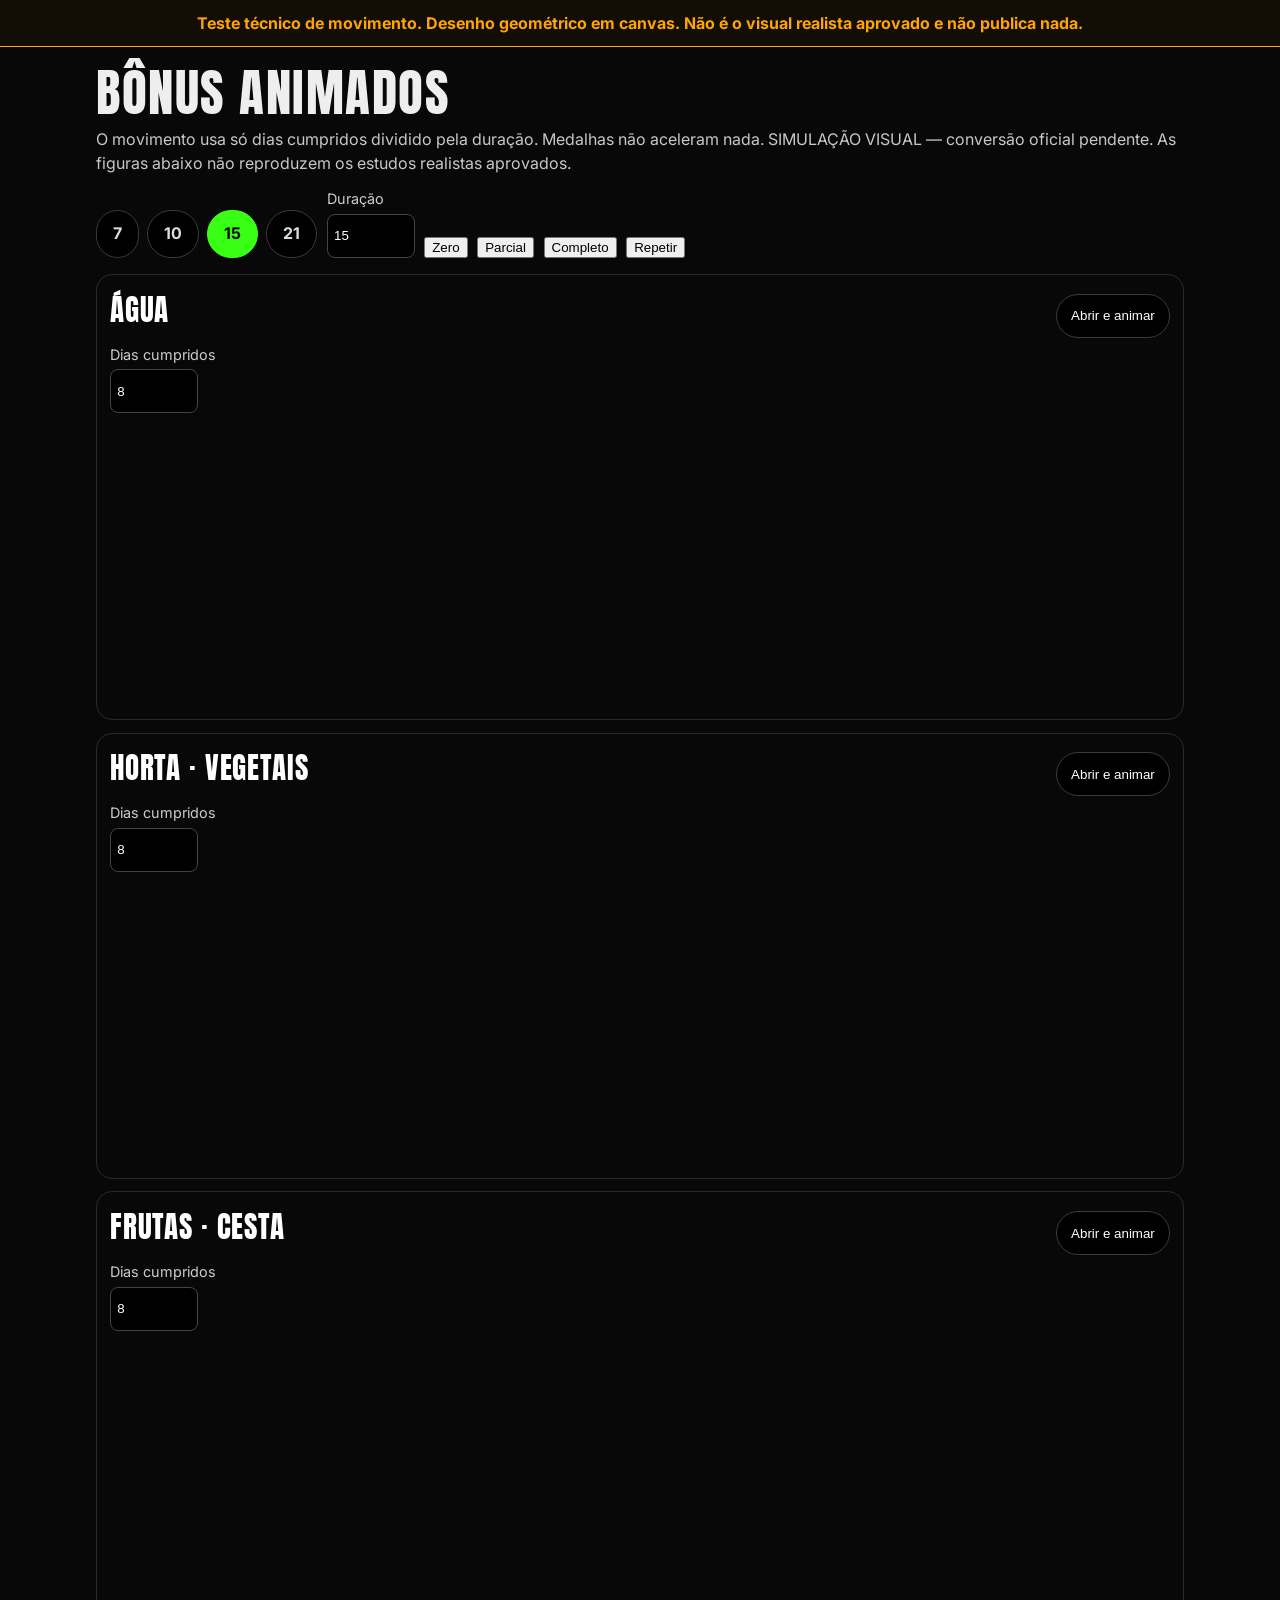
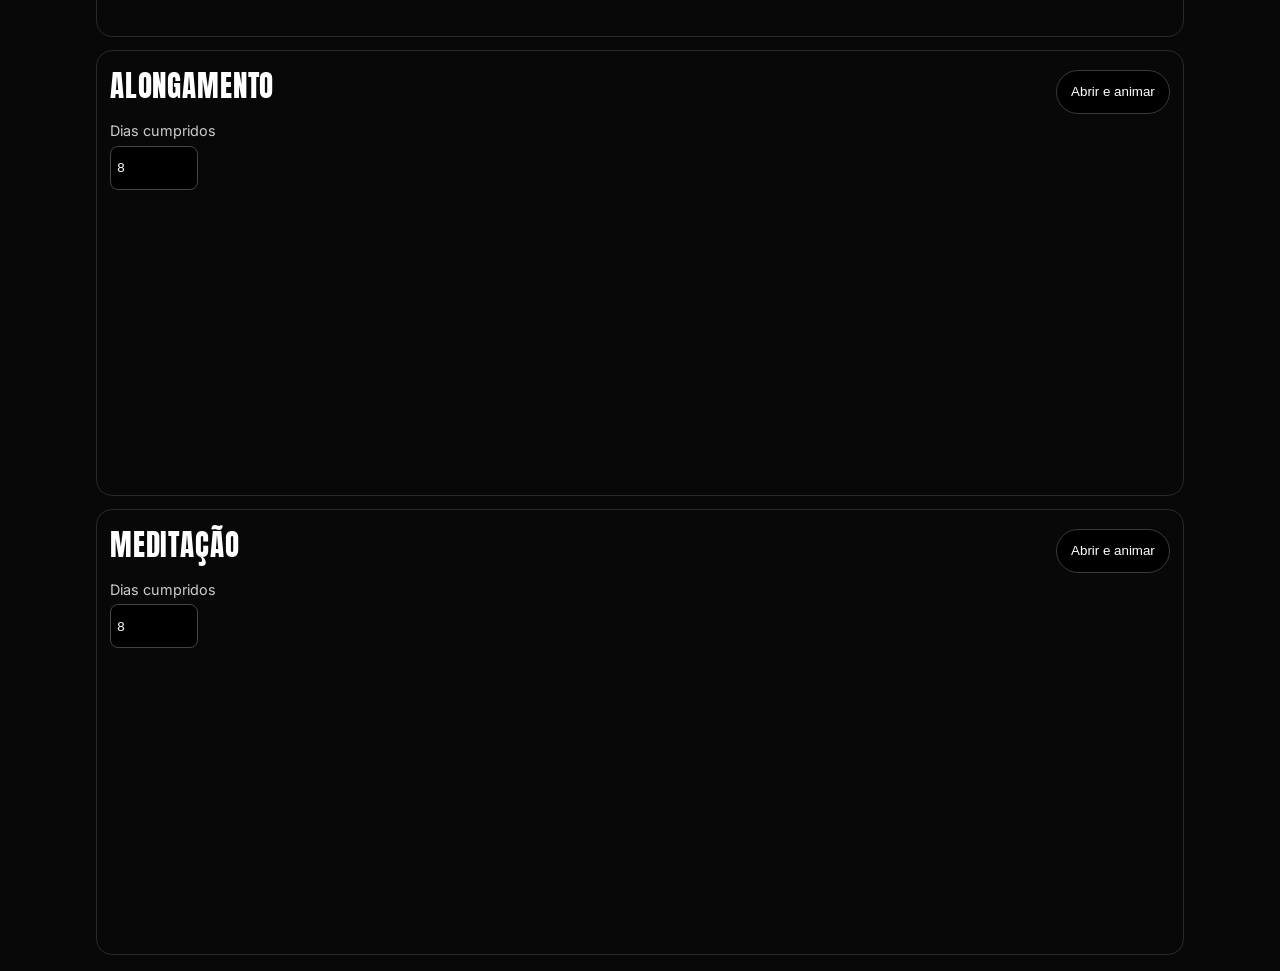
<file: prototipo/demo-bonus.html>
<!doctype html>
<html lang="pt-BR">
<head>
<meta charset="utf-8">
<meta name="robots" content="noindex, nofollow">
<meta name="viewport" content="width=device-width,initial-scale=1">
<title>Protótipo — animação dos bônus</title>
<link rel="preconnect" href="https://fonts.googleapis.com">
<link rel="preconnect" href="https://fonts.gstatic.com" crossorigin>
<link href="https://fonts.googleapis.com/css2?family=Anton&family=Inter:wght@400;600;700&display=swap" rel="stylesheet">
<link rel="stylesheet" href="ranking.css">
<style>
body.demo{background:#070807}
.painel{max-width:1120px;margin:0 auto;padding:1rem}
.painel canvas{width:100%;height:280px;background:#070807;border-radius:16px;display:block}
.habitos{display:grid;gap:.8rem}
.habito{border:1px solid #2a2a2a;border-radius:16px;padding:.8rem}
.habito header{display:flex;justify-content:space-between;gap:.6rem;align-items:center}
.habito button.abrir{min-height:44px;border-radius:999px;border:1px solid #3a3a3a;background:#000;color:#fff;padding:0 .9rem;cursor:pointer}
.controles{display:flex;flex-wrap:wrap;gap:.6rem;align-items:end;margin:.6rem 0 1rem}
label.campo{display:flex;flex-direction:column;gap:.25rem;color:#ccc;font-size:.9rem}
input[type="number"]{min-height:44px;width:5.5rem;background:#000;color:#fff;border:1px solid #444;border-radius:8px;padding:0 .4rem}
</style>
</head>
<body class="demo">
<p class="selo">Teste técnico de movimento. Desenho geométrico em canvas. Não é o visual realista aprovado e não publica nada.</p>
<main class="painel">
  <h1>Bônus animados</h1>
  <p class="sub">O movimento usa só dias cumpridos dividido pela duração. Medalhas não aceleram nada. SIMULAÇÃO VISUAL — conversão oficial pendente. As figuras abaixo não reproduzem os estudos realistas aprovados.</p>
  <div class="controles">
    <div class="periodos" role="group" aria-label="Duração">
      <button type="button" data-dur="7">7</button>
      <button type="button" data-dur="10">10</button>
      <button type="button" data-dur="15" aria-pressed="true">15</button>
      <button type="button" data-dur="21">21</button>
    </div>
    <label class="campo">Duração<input id="duracao" type="number" min="7" value="15"></label>
    <button type="button" id="zero" class="abrir">Zero</button>
    <button type="button" id="parcial" class="abrir">Parcial</button>
    <button type="button" id="cheio" class="abrir">Completo</button>
    <button type="button" id="replay" class="abrir">Repetir</button>
  </div>
  <div class="habitos" id="habitos"></div>
</main>
<script src="cenas.js"></script>
<script>
(function () {
  var tipos = [
    ["agua", "Água"],
    ["horta", "Horta · vegetais"],
    ["frutas", "Frutas · cesta"],
    ["alongamento", "Alongamento"],
    ["meditacao", "Meditação"]
  ];
  var root = document.getElementById("habitos");
  var duracaoEl = document.getElementById("duracao");
  tipos.forEach(function (t) {
    var sec = document.createElement("section");
    sec.className = "habito";
    sec.innerHTML = '<header><h2></h2><button type="button" class="abrir">Abrir e animar</button></header><label class="campo">Dias cumpridos<input type="number" min="0" value="8" data-dias></label><canvas data-tipo="' + t[0] + '"></canvas><p class="nota"></p>';
    sec.querySelector("h2").textContent = t[1];
    root.appendChild(sec);
  });
  function duracao() { return Math.max(7, Number(duracaoEl.value) || 7); }
  function limitar() {
    var d = duracao();
    duracaoEl.value = String(d);
    document.querySelectorAll("[data-dias]").forEach(function (el) {
      el.max = String(d);
      if (Number(el.value) > d) el.value = String(d);
    });
    document.querySelectorAll("[data-dur]").forEach(function (b) {
      b.setAttribute("aria-pressed", Number(b.getAttribute("data-dur")) === d ? "true" : "false");
    });
  }
  function spec(canvas) {
    var dias = Number(canvas.parentElement.querySelector("[data-dias]").value) || 0;
    return { tipo: canvas.dataset.tipo, duracao: duracao(), dias: dias };
  }
  function abrir(sec) {
    var canvas = sec.querySelector("canvas");
    var s = spec(canvas);
    var nota = sec.querySelector(".nota");
    nota.textContent = "Progresso visual " + (s.duracao ? Math.round(s.dias / s.duracao * 100) : 0) + "% · " + s.dias + " de " + s.duracao + " dias. Repetir não muda esse número.";
    BonusCenas.play(canvas, s);
  }
  root.addEventListener("click", function (e) {
    var btn = e.target.closest(".abrir");
    if (!btn || !btn.closest(".habito")) return;
    abrir(btn.closest(".habito"));
  });
  document.getElementById("replay").addEventListener("click", function () {
    document.querySelectorAll(".habito").forEach(abrir);
  });
  function preset(fn) {
    var d = duracao();
    document.querySelectorAll("[data-dias]").forEach(function (el, i) { el.value = String(fn(d, i)); });
    document.querySelectorAll(".habito").forEach(abrir);
  }
  document.getElementById("zero").addEventListener("click", function () { preset(function () { return 0; }); });
  document.getElementById("parcial").addEventListener("click", function () { preset(function (d, i) { return Math.min(d, [3, 2, 4, 1, 5][i] || 2); }); });
  document.getElementById("cheio").addEventListener("click", function () { preset(function (d) { return d; }); });
  duracaoEl.addEventListener("change", limitar);
  document.querySelectorAll("[data-dur]").forEach(function (b) {
    b.addEventListener("click", function () { duracaoEl.value = b.getAttribute("data-dur"); limitar(); });
  });
  limitar();
})();
</script>
</body>
</html>
</file>
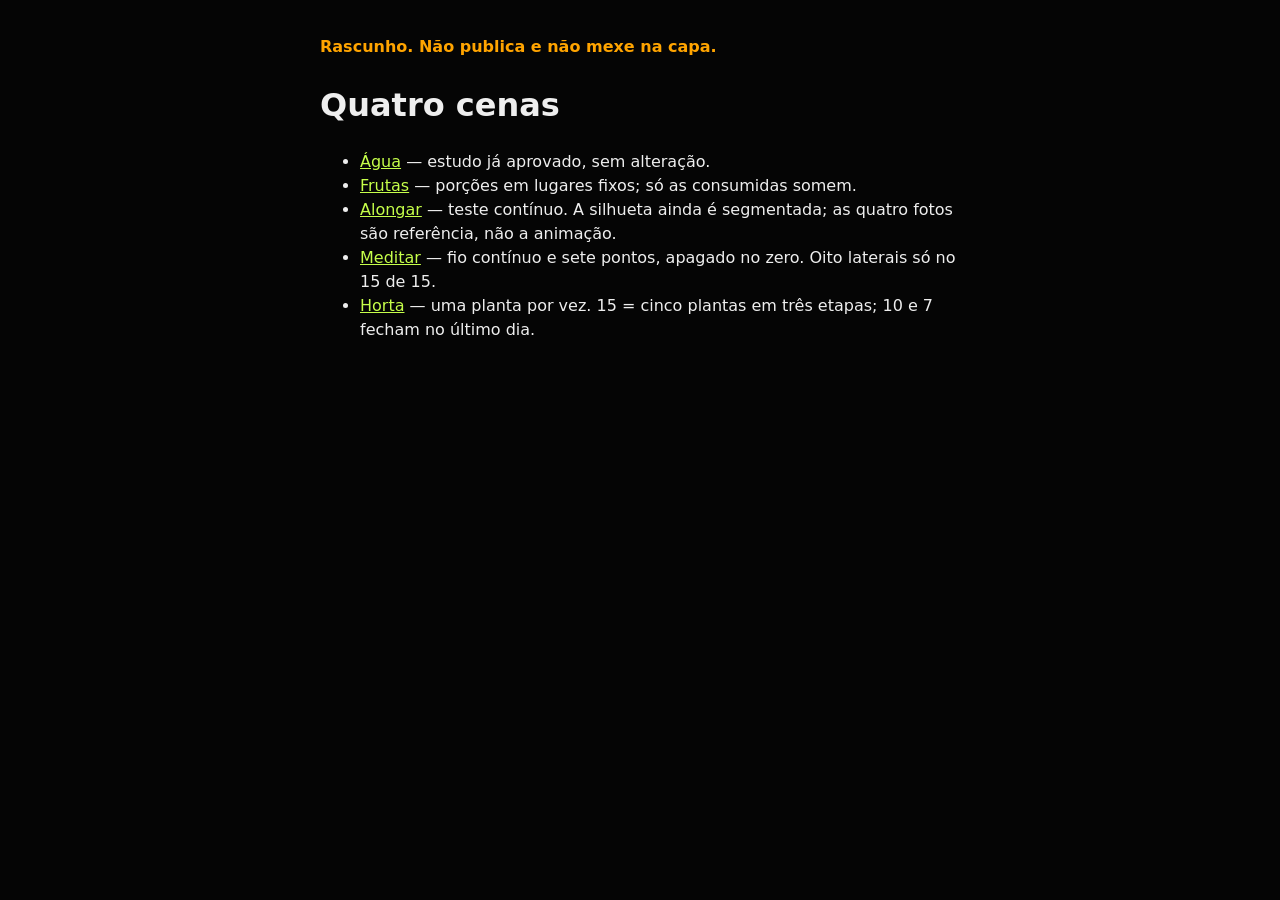
<file: prototipo/quatro.html>
<!doctype html>
<html lang="pt-BR">
<head>
<meta charset="utf-8">
<meta name="robots" content="noindex, nofollow">
<meta name="viewport" content="width=device-width,initial-scale=1">
<title>Estudos das quatro cenas</title>
<style>
body{margin:0;background:#050505;color:#eee;font:16px/1.5 Inter,system-ui,sans-serif}
main{max-width:40rem;margin:0 auto;padding:1.2rem}
a{color:#c6ff4a}
.selo{color:#ffa400;font-weight:700}
</style>
</head>
<body>
<main>
  <p class="selo">Rascunho. Não publica e não mexe na capa.</p>
  <h1>Quatro cenas</h1>
  <ul>
    <li><a href="estudo-agua/index.html">Água</a> — estudo já aprovado, sem alteração.</li>
    <li><a href="estudo-frutas/index.html">Frutas</a> — porções em lugares fixos; só as consumidas somem.</li>
    <li><a href="estudo-alonga/index.html">Alongar</a> — teste contínuo. A silhueta ainda é segmentada; as quatro fotos são referência, não a animação.</li>
    <li><a href="estudo-medita/index.html">Meditar</a> — fio contínuo e sete pontos, apagado no zero. Oito laterais só no 15 de 15.</li>
    <li><a href="estudo-horta/index.html">Horta</a> — uma planta por vez. 15 = cinco plantas em três etapas; 10 e 7 fecham no último dia.</li>
  </ul>
</main>
</body>
</html>
</file>
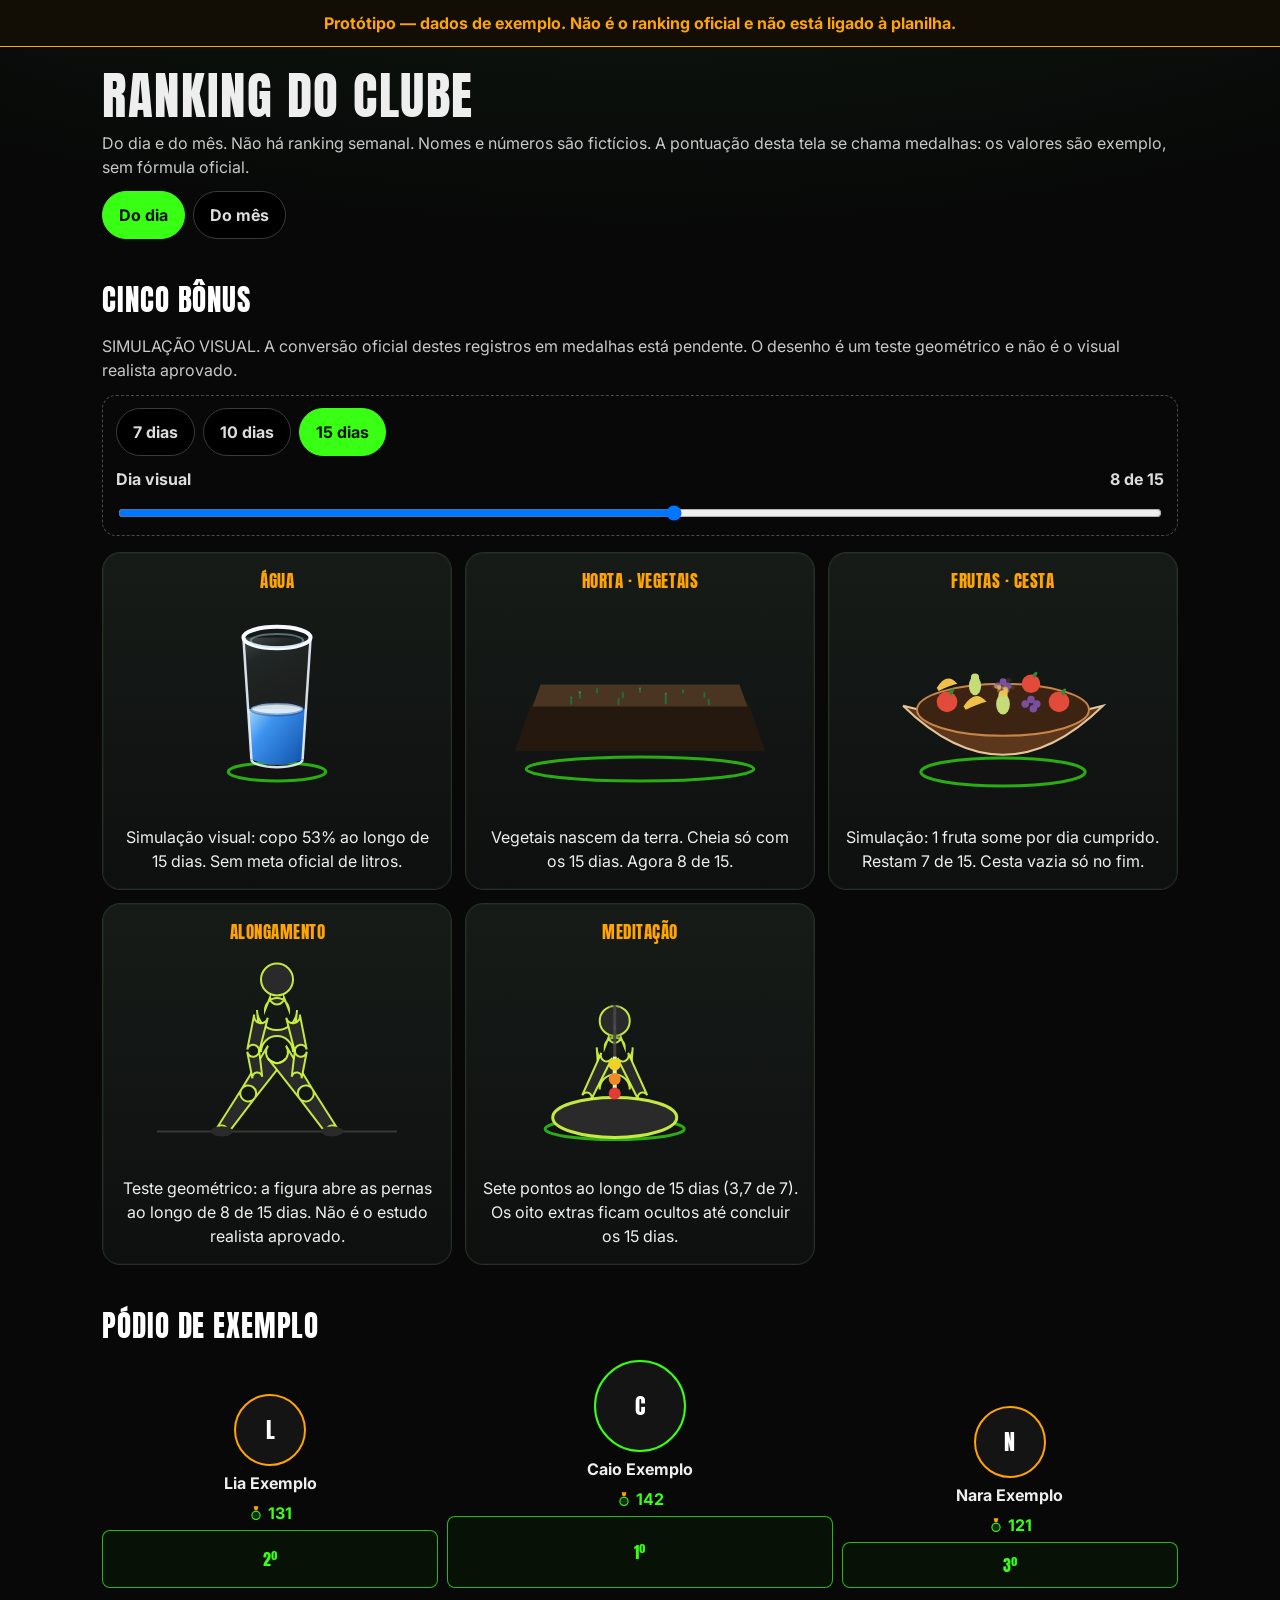
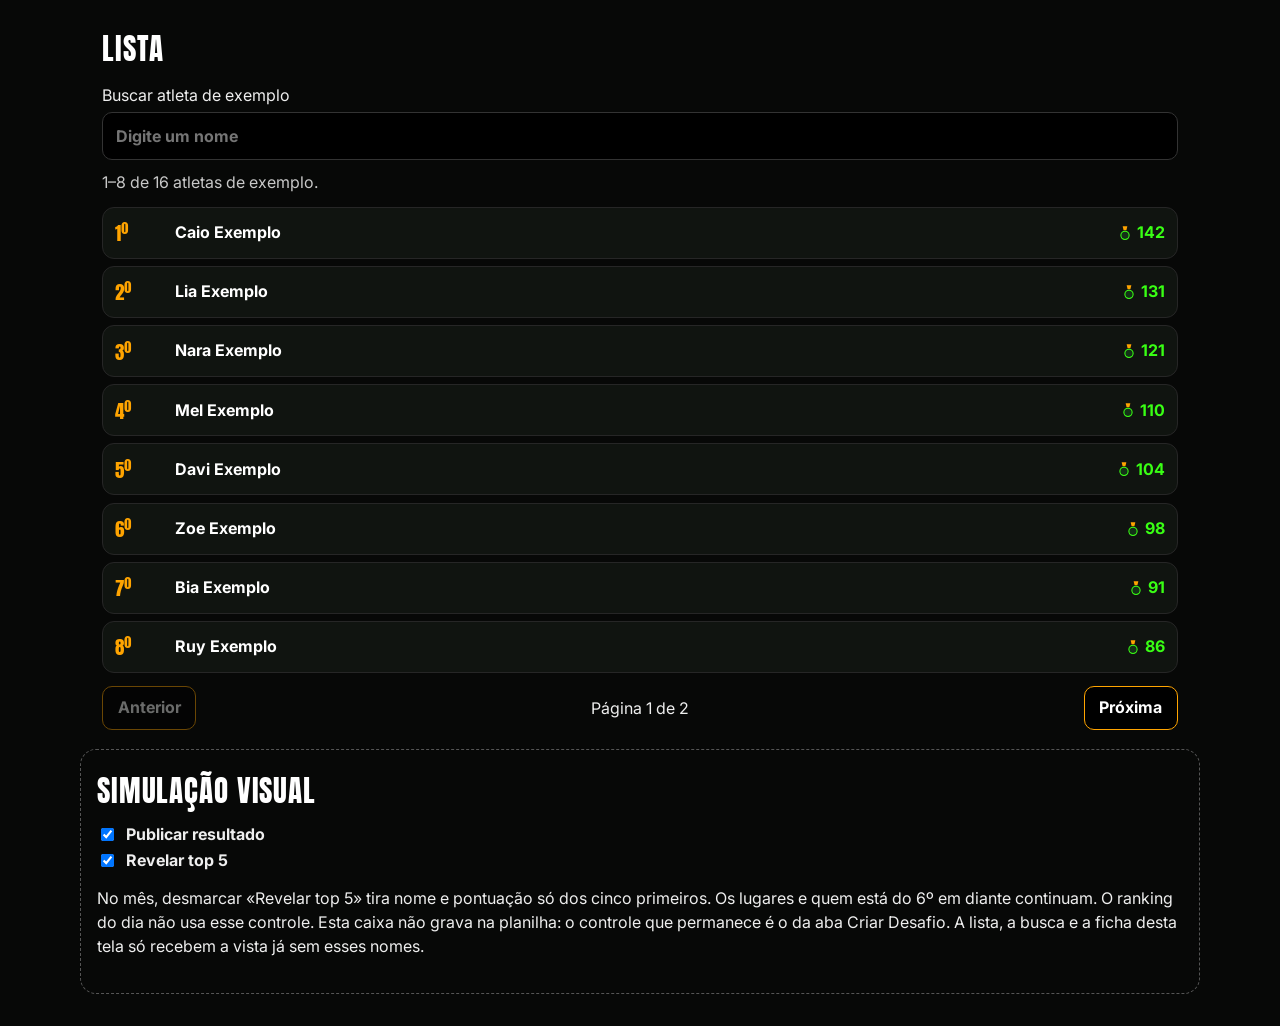
<file: prototipo/ranking.html>
<!doctype html>
<html lang="pt-BR">
<head>
<meta charset="utf-8">
<meta name="robots" content="noindex, nofollow">
<meta name="viewport" content="width=device-width,initial-scale=1">
<title>Protótipo — Ranking do clube</title>
<meta name="description" content="Protótipo visual do ranking do Clube Desafio X, com dados de exemplo. Não é o ranking oficial.">
<link rel="preconnect" href="https://fonts.googleapis.com">
<link rel="preconnect" href="https://fonts.gstatic.com" crossorigin>
<link href="https://fonts.googleapis.com/css2?family=Anton&family=Inter:wght@400;600;700&display=swap" rel="stylesheet">
<link rel="stylesheet" href="ranking.css">
</head>
<body>
<p class="selo" role="note">Protótipo — dados de exemplo. Não é o ranking oficial e não está ligado à planilha.</p>
<header class="topo">
  <h1>Ranking do clube</h1>
  <p class="sub">Do dia e do mês. Não há ranking semanal. Nomes e números são fictícios. A pontuação desta tela se chama medalhas: os valores são exemplo, sem fórmula oficial.</p>
  <div class="periodos" role="group" aria-label="Período do ranking de exemplo">
    <button type="button" id="btn-dia" aria-pressed="true">Do dia</button>
    <button type="button" id="btn-mes" aria-pressed="false">Do mês</button>
  </div>
</header>
<main>
  <section class="bloco" id="cinco-bonus" aria-labelledby="geral-tit">
    <h2 id="geral-tit">Cinco bônus</h2>
    <p class="nota">SIMULAÇÃO VISUAL. A conversão oficial destes registros em medalhas está pendente. O desenho é um teste geométrico e não é o visual realista aprovado.</p>
    <div class="sim-linha" aria-label="Simulação visual da duração">
      <div class="periodos" role="group" aria-label="Duração de exemplo">
        <button type="button" data-dur="7">7 dias</button>
        <button type="button" data-dur="10">10 dias</button>
        <button type="button" data-dur="15" aria-pressed="true">15 dias</button>
      </div>
      <label class="dia-visual" for="dia-visual">Dia visual <output id="dia-rotulo"></output></label>
      <input id="dia-visual" type="range" min="0" max="15" value="8">
    </div>
    <div class="geral">
      <article class="card" id="bonus-agua">
        <h3>Água</h3>
        <canvas data-tipo="agua" width="640" height="320"></canvas>
        <p id="agua-txt"></p>
      </article>
      <article class="card" id="bonus-horta">
        <h3>Horta · vegetais</h3>
        <canvas data-tipo="horta" width="640" height="320"></canvas>
        <p id="horta-txt"></p>
      </article>
      <article class="card" id="bonus-frutas">
        <h3>Frutas · cesta</h3>
        <canvas data-tipo="frutas" width="640" height="320"></canvas>
        <p id="fruta-txt"></p>
      </article>
      <article class="card" id="bonus-alonga">
        <h3>Alongamento</h3>
        <canvas data-tipo="alongamento" width="640" height="320"></canvas>
        <p id="alonga-txt"></p>
      </article>
      <article class="card" id="bonus-medita">
        <h3>Meditação</h3>
        <canvas data-tipo="meditacao" width="640" height="320"></canvas>
        <p id="medita-txt"></p>
      </article>
    </div>
  </section>
  <section class="bloco" aria-labelledby="podio-tit">
    <h2 id="podio-tit">Pódio de exemplo</h2>
    <p class="vazio" id="nao-publicado" hidden>Simulação: o resultado deste período não está publicado.</p>
    <div id="area-publicada">
      <p class="nota" id="top5-nota" hidden>Nome e pontuação dos cinco primeiros não entram nesta vista. Os lugares continuam, e do 6º em diante os dados de exemplo seguem visíveis.</p>
      <ol class="podio" id="podio"></ol>
    </div>
  </section>
  <section class="bloco" aria-labelledby="lista-tit">
    <h2 id="lista-tit">Lista</h2>
    <div class="busca">
      <label for="busca">Buscar atleta de exemplo</label>
      <input id="busca" type="search" autocomplete="off" placeholder="Digite um nome">
    </div>
    <p id="contagem" class="nota"></p>
    <ol class="lista" id="lista"></ol>
    <div class="pager">
      <button type="button" id="prev">Anterior</button>
      <span id="pagina"></span>
      <button type="button" id="next">Próxima</button>
    </div>
  </section>
  <section class="simulacao" aria-labelledby="sim-tit">
    <h2 id="sim-tit">Simulação visual</h2>
    <label class="check"><input type="checkbox" id="publicar" checked> Publicar resultado</label>
    <label class="check"><input type="checkbox" id="revelar" checked> Revelar top 5</label>
    <p>No mês, desmarcar «Revelar top 5» tira nome e pontuação só dos cinco primeiros. Os lugares e quem está do 6º em diante continuam. O ranking do dia não usa esse controle. Esta caixa não grava na planilha: o controle que permanece é o da aba Criar Desafio. A lista, a busca e a ficha desta tela só recebem a vista já sem esses nomes.</p>
  </section>
</main>
<div id="ficha" class="ficha" hidden role="dialog" aria-modal="true" aria-labelledby="ficha-nome">
  <div class="ficha-painel">
    <button type="button" class="fechar" id="ficha-fechar">Fechar</button>
    <p class="selo menor">Protótipo — dados de exemplo</p>
    <h2 id="ficha-nome"></h2>
    <p id="ficha-pos"></p>
    <svg class="plantinha" id="ficha-planta" viewBox="0 0 64 64" aria-hidden="true" hidden>
      <path d="M32 58 V28"></path>
      <path d="M32 42 C18 36 12 22 20 14 C26 22 32 32 32 42"></path>
      <path d="M32 36 C46 28 54 16 46 10 C38 18 32 28 32 36"></path>
      <path d="M32 48 C40 46 46 40 44 34"></path>
    </svg>
    <dl id="ficha-nums"></dl>
  </div>
</div>
<script src="cenas.js"></script>
<script src="ranking-vista.js"></script>
<script src="ranking.js"></script>
</body>
</html>
</file>
<file: css/style.css>
:root{--g:#00ff00;--o:#ffa400;--y:#ffd500}
*{box-sizing:border-box;margin:0;padding:0}
html{scroll-behavior:smooth}
body{background:#000;color:#eee;font:16px/1.6 Inter,system-ui,sans-serif}
a{color:var(--o)}
.hero,.sec{max-width:1000px;margin:0 auto;padding:3.5rem 1.2rem;text-align:center}
.kicker{font:1.1rem Anton,Impact,sans-serif;color:var(--o);letter-spacing:.2em;text-transform:uppercase}
h1{text-transform:uppercase;letter-spacing:.01em;font:clamp(2rem,6vw,3.8rem)/1.1 Anton,Impact,sans-serif;margin:.6rem 0 1rem}
h1 .spray{font-family:Anton,Impact,sans-serif;color:var(--g);display:block;font-size:1.3em}
h1 em{color:var(--o);font-style:normal}
.lead{font-size:1.2rem;max-width:640px;margin:0 auto 2rem;color:#ddd}
.video{position:relative;aspect-ratio:16/9;max-width:760px;margin:0 auto 2rem;border:3px solid var(--g)}
.video iframe{position:absolute;inset:0;width:100%;height:100%;border:0}
.graf{text-transform:uppercase;font:clamp(1.8rem,5vw,2.8rem)/1.15 Anton,Impact,sans-serif;margin-bottom:2rem}
.graf b{font-family:Anton,Impact,sans-serif;font-weight:400;color:var(--g);display:block}
.graf.sm{font-size:clamp(1.5rem,4vw,2.1rem);margin:3rem 0 1.5rem}.graf.sm b{color:var(--o);display:inline}
.btn{display:inline-block;background:var(--o);color:#000;font:1.25rem Anton,Impact,sans-serif;text-decoration:none;padding:.9rem 2.2rem;border:3px solid #000;outline:3px solid var(--o);text-transform:uppercase;margin:1rem 0;transition:transform .15s}
.btn:hover{transform:rotate(-1.5deg) scale(1.04);background:var(--g);outline-color:var(--g)}
.small{font-size:.9rem;color:#aaa}.center{text-align:center;margin:1rem 0}
.ph{background:var(--y);color:#000;font-weight:800;padding:0 .35em}
p.ph{display:inline-block}
.card{background:#0d0d0d;border:2px solid #2a2a2a;padding:1.5rem;text-align:left}
.steps{list-style:none;counter-reset:s;display:grid;grid-template-columns:repeat(3,1fr);gap:1rem;text-align:left}
.steps li{counter-increment:s;border:2px solid #2a2a2a;padding:1.2rem;font-weight:600;background:#0d0d0d}
.steps li::before{content:counter(s);display:block;font:2.4rem Anton,Impact,sans-serif;color:var(--o)}
.checks{list-style:none;max-width:620px;margin:0 auto;text-align:left}
.checks li{padding:.6rem 0 .6rem 2.2rem;position:relative;border-bottom:1px dashed #333;font-size:1.08rem}
.checks li::before{content:'X';position:absolute;left:0;font:1.4rem Anton,Impact,sans-serif;color:var(--g)}
.features{display:grid;grid-template-columns:repeat(3,1fr);gap:1rem}.features.two{grid-template-columns:repeat(2,1fr)}
.features h3{font:1.4rem Anton,Impact,sans-serif;color:var(--g);margin-bottom:.5rem}
.bonus{border-color:var(--o)}.bonus h3{color:var(--o)}
.plans{display:grid;grid-template-columns:repeat(2,1fr);gap:1.2rem;max-width:720px;margin:2rem auto}
.plan{text-align:center;border-color:#444}.plan.hot{border:3px solid var(--g)}
.pl{font:1.6rem Anton,Impact,sans-serif;color:var(--o)}
.big-price{font:clamp(2.6rem,7vw,3.6rem)/1.1 Anton,Impact,sans-serif;color:var(--g);margin:.4rem 0}
.inc{margin:1.5rem auto}
details{max-width:760px;margin:0 auto .7rem;border:2px solid #2a2a2a;background:#0d0d0d;text-align:left}
summary{cursor:pointer;padding:1rem 1.2rem;font-weight:800;list-style:none;position:relative;padding-right:2.5rem}
summary::after{content:'+';position:absolute;right:1rem;color:var(--o);font:1.5rem Anton}
details[open] summary::after{content:'–'}details p{padding:0 1.2rem 1rem;color:#ccc}
.final p{max-width:560px;margin:0 auto;font-size:1.15rem}
footer{text-align:center;padding:2rem;color:#777;border-top:2px solid #222}
@media(max-width:800px){.steps,.features,.features.two,.plans{grid-template-columns:1fr}.hero,.sec{padding:2.5rem 1rem}}

h1,h2,h3,.btn,.big-price,.pl{font-weight:400}
.btn{letter-spacing:.06em}
/* brush blocks */
.blk{color:#000;margin:0}
.blk .brush{display:block;width:100%;height:70px;margin-bottom:-1px}
.blk .brush.bot{margin:-1px 0 0}
.blk-orange .blk-in{background:var(--o)}
.blk-green .blk-in{background:var(--g)}
.blk .graf,.blk .graf b,.blk p,.blk .card,.blk .pl,.blk .big-price,.blk li,.blk li::before{color:#000}
.blk .card{background:transparent;border:3px solid #000}
.blk .bio img{border-color:#000}
.blk .plan.hot{background:#000}.blk .plan.hot *{color:#fff}.blk .plan.hot .big-price{color:var(--g)}
.blk .checks li{border-bottom-color:rgba(0,0,0,.35);font-weight:600}
.blk .btn{background:#000;color:var(--g);outline-color:#000}
.blk .plan.hot .btn{background:var(--g);color:#000;outline-color:var(--g)}
@media(max-width:800px){.blk .brush{height:40px}}
.hero-price{color:#ffa400;font-size:1.25rem;text-align:center;margin-top:1rem}
.hero-price s{color:#ffa400;font-weight:700}
.hero-price b{color:#00ff00;font-weight:800}

/* artes */
.arte-sec{max-width:1140px;padding-top:1.5rem;padding-bottom:1.5rem}
.arte{display:block;width:100%;max-width:1100px;height:auto;margin:0 auto}
.faixa{display:block;width:100vw;max-width:100vw;height:auto;margin:0}
html,body{overflow-x:clip}
/* botões dos planos */
.blk .plan .btn{transition:background-color .25s ease,color .25s ease,transform .15s}
.blk .plan:not(.hot) .btn{outline:3px solid var(--g);outline-offset:-9px;border-color:#000}
.blk .plan.hot .btn{outline:3px solid #000;outline-offset:-9px}
.blk .plan .btn:hover{background:#ffa400;color:#000}
.blk .plan:not(.hot) .btn:hover{outline-color:var(--g)}
.blk .plan.hot .btn:hover{outline-color:#000}
/* hero ribbons (restored from v5) */
.ribbons{position:relative;height:190px;overflow:hidden;margin-top:-1rem}
.rib{position:absolute;left:-10%;width:120%;height:58px;top:50%;margin-top:-29px;border-block:4px solid #000;overflow:hidden}
.rib.back{transform:rotate(5deg);opacity:.45;filter:blur(3px)}
.rib.front{transform:rotate(-4deg);height:66px;margin-top:-33px;box-shadow:0 8px 18px rgba(0,0,0,.6)}
.rib-track{height:100%;width:calc(100% + 120px);background:repeating-linear-gradient(-45deg,var(--y) 0 30px,#111 30px 60px);background-size:84.85px 100%;animation:run 1.6s linear infinite}
.rib.back .rib-track{animation-duration:2.6s;animation-direction:reverse}
@keyframes run{from{transform:translateX(-84.85px)}to{transform:translateX(0)}}
@media(max-width:800px){.ribbons{height:130px}.rib{height:42px;margin-top:-21px}.rib.front{height:48px;margin-top:-24px}}
@media(prefers-reduced-motion:reduce){.rib-track{animation:none!important}}

/* fitas overlay nas junções (estáticas) */
.seam{position:relative;height:0;z-index:6;pointer-events:none}
.seam .tp{position:absolute;left:-20vw;width:140vw;height:44px;top:-22px;
 background:repeating-linear-gradient(-45deg,#ffd400 0 26px,#111 26px 52px);
 border-block:3px solid #ffd400;--r:0deg;--y:0px;--s:1;transform:translateY(var(--y)) rotate(var(--r)) scale(var(--s))}
.seam .tp.f{box-shadow:0 8px 16px rgba(0,0,0,.6);z-index:2}
.seam .tp.k{--s:.85;filter:blur(1.5px) brightness(.8);opacity:.95;z-index:1}
.s1 .a{--r:-3deg}
.s2 .c{--r:-8deg}.s2 .f.a{--r:7deg}.s2 .f.b{--r:-1deg}
/* transição Quem já participou → Garantia: as três fitas ficam inclinadas e o script não recalcula */
.seam.s2.fixa .tp.k{--r:-7deg;--y:-12px}
.seam.s2.fixa .tp.f.a{--r:8deg;--y:2px}
.seam.s2.fixa .tp.f.b{--r:-13deg;--y:18px}
.s3 .a{--r:7deg}.s3 .b{--r:-7deg}
.s4 .k.a{--r:8deg}.s4 .f.a{--r:-6deg}
.s5 .a{--r:-7deg}.s5 .b{--r:6deg}.s5 .c{--r:1deg}
.s6 .k.a{--r:-1deg}.s6 .f.b{--r:8deg}.s6 .f.a{--r:-7deg}
.s7 .a{--r:-7deg}.s7 .b{--r:7deg}
.s8 .k.a{--r:-8deg}.s8 .f.a{--r:7deg}.s8 .f.b{--r:-2deg}
/* espaço livre ao redor das junções para não cobrir texto */
.hero{padding-bottom:3.5rem}
@media(max-width:800px){
 .seam .tp{height:30px;top:-15px;background-size:auto}
 .seam .tp{transform:translateY(calc(var(--y)*.6)) rotate(calc(var(--r)*1.5)) scale(var(--s))}
}
/* capa */
.capa{max-width:1100px;margin:0 auto;padding:1.5rem 1.2rem 0;line-height:0;font-size:0}
.capa img{display:block;width:100%;height:auto}
.hero{padding-top:2rem}
@media(max-width:800px){.capa{padding:0}}
.hero-title{text-transform:uppercase;letter-spacing:.01em;font:400 clamp(2rem,6vw,3.8rem)/1.1 Anton,Impact,sans-serif;margin:.6rem 0 1rem}
.hero-title .spray{color:var(--g);display:block;font-size:1.3em}.hero-title em{color:var(--o);font-style:normal}
/* faixa de pincel laranja atrás dos passos (ref_pincel_amarelo recolorida) */
.steps-wrap{position:relative;isolation:isolate;margin-top:4.5rem;margin-bottom:4.5rem}
.steps{position:relative;z-index:1}
.sec.final{padding-bottom:2.5rem}
@media(max-width:800px){.steps-wrap{margin-top:4rem;margin-bottom:4rem}}
.video video{position:absolute;inset:0;width:100%;height:100%;object-fit:contain;background:#000}
/* item 29: fitas não cobrem texto dentro das artes */
/* item 36: card Mensal sempre laranja; só o botão fica verde (hover/foco/toque) */
.blk .plan:not(.hot){background:#ffa400}
.blk .plan:not(.hot) .btn:hover,.blk .plan:not(.hot) .btn:focus-visible,.blk .plan:not(.hot) .btn:active{background:#00ff00;color:#000;outline-color:#000}
/* item 35: caixas do "Como funciona" laranja com texto preto */
.steps li{background:#ffa400;border-color:#000;color:#000}
.steps li::before{color:#000}
/* item 37: listas sem X, em cartões */
.checks{max-width:860px;display:grid;grid-template-columns:repeat(2,1fr);gap:.9rem;padding:0}
.checks.inc{grid-template-columns:repeat(3,1fr)}
.checks li,.blk .checks li{padding:1.1rem 1.2rem 1.1rem 1.4rem;border:0;border-left:6px solid var(--o);background:#111;color:#fff;font-weight:800;font-size:1.05rem;line-height:1.35;display:flex;align-items:center;box-shadow:0 6px 0 #000}
.checks li::before,.blk .checks li::before{content:none}
.blk .checks li{background:#000;color:#fff;border-left-color:var(--o);box-shadow:6px 6px 0 rgba(0,0,0,.25)}
.blk .checks li:nth-child(even){border-left-color:var(--o)}
@media(max-width:800px){.checks,.checks.inc{grid-template-columns:1fr;gap:.7rem}.checks li{font-size:1rem}}
/* item 38: player sem controles, play grande e barra de progresso */
.vplayer video{pointer-events:none;object-fit:cover}
.vplay{position:absolute;inset:0;margin:auto;width:110px;height:110px;border-radius:50%;border:5px solid #000;outline:4px solid var(--g);background:var(--o);cursor:pointer;display:grid;place-items:center;z-index:2;transition:transform .15s,background .2s;-webkit-tap-highlight-color:transparent}
.vplay svg{width:56px;height:56px;fill:#000;margin-left:8px}
.vplay:hover,.vplay:focus-visible{transform:scale(1.07);background:var(--g);outline-color:var(--o)}
.vplayer.playing .vplay{display:none}
.vbar{position:absolute;left:0;right:0;bottom:0;height:8px;background:rgba(0,0,0,.65);z-index:2}
.vbar i{display:block;height:100%;width:0;background:linear-gradient(90deg,var(--g),var(--o))}
@media(max-width:800px){.vplay{width:84px;height:84px}.vplay svg{width:42px;height:42px}.vbar{height:6px}}
/* itens 40-41: planos */
.plan .per{display:inline-block;font:800 .8rem/1 Inter,sans-serif;letter-spacing:.15em;text-transform:uppercase;padding:.3rem .6rem;margin:.4rem auto .2rem;border:2px solid currentColor}
.blk .plan:not(.hot) .per{color:#000}.blk .plan.hot .per{color:var(--g)}
.plan .pl{display:block}
.pinfo{display:grid;grid-template-columns:1fr 1fr;gap:1.2rem;max-width:860px;margin:2rem auto 0;text-align:left}
.pinfo>div{background:#000;padding:1.5rem 1.6rem;border-left:8px solid var(--o)}
.pinfo h3{font:400 1.7rem/1.1 Anton,Impact,sans-serif;text-transform:uppercase;color:var(--o);margin-bottom:.6rem}
.blk .pinfo p{color:#fff;font-size:1.05rem;line-height:1.55}
@media(max-width:800px){.pinfo{grid-template-columns:1fr}}
.hero{padding-top:3rem}
/* item 45 (revisto): prévia muda em P&B com botão de som no meio */
.vplay{inset:0;margin:0;width:auto;height:auto;border:0;outline:0;border-radius:0;background:transparent;display:block;cursor:pointer}
.vplay:hover,.vplay:focus-visible{transform:none;background:transparent}
.vplayer video{transition:filter .5s ease}
.vplayer:not(.full) video{filter:grayscale(1)}
.vplayer.full .vplay{display:none}
.vsound{position:absolute;left:50%;top:50%;translate:-50% -50%;display:flex;align-items:center;gap:.7rem;padding:.75rem 1.3rem .75rem 1rem;border-radius:999px;background:rgba(0,0,0,.55);border:2px solid rgba(0,255,0,.8);color:#fff;backdrop-filter:blur(4px);box-shadow:0 6px 20px rgba(0,0,0,.5);animation:vpf 2.4s ease-in-out infinite;transition:background .2s}
.vsound svg{width:34px;height:34px;fill:#ffa400;stroke:#ffa400;flex:none}
.vsound b{font:400 1.15rem/1 Anton,Impact,sans-serif;letter-spacing:.06em;text-transform:uppercase;white-space:nowrap}
.vplay:hover .vsound,.vplay:focus-visible .vsound{background:rgba(255,164,0,.9);color:#000}
.vplay:hover .vsound svg,.vplay:focus-visible .vsound svg{fill:#000;stroke:#000}
@keyframes vpf{0%,100%{margin-top:0}50%{margin-top:-6px}}
@media(prefers-reduced-motion:reduce){.vsound{animation:none}}
@media(max-width:800px){.vsound{padding:.5rem .9rem .5rem .7rem;gap:.45rem}.vsound svg{width:24px;height:24px}.vsound b{font-size:.9rem}}
/* itens 50-54 */
.blk .steps li{border:3px solid #000;background:#ffa400;color:#000}
.seguro{display:flex;align-items:center;justify-content:center;gap:1.6rem;max-width:960px;margin:2rem auto 0}
.seg-sel{display:flex;flex-direction:column;align-items:center;gap:.3rem;flex:none}
.seguro .escudo{width:58px;height:66px}
.blk .seg-sel b{color:#000;font:1.3rem Anton,Impact,sans-serif;text-transform:uppercase;letter-spacing:.03em;white-space:nowrap}
.blk .seguro .seg-txt{color:#000;font-weight:800;font-size:1.1rem;margin:0;white-space:nowrap}
.bandeiras{display:flex;gap:.45rem;flex:none}
.bd{background:#fff;border-radius:6px;width:62px;height:40px;display:flex;align-items:center;justify-content:center;padding:4px 6px}
.bd img{max-width:100%;max-height:100%;width:auto;height:auto;display:block}
@media(max-width:800px){.seguro{flex-direction:column;gap:1rem}.blk .seguro .seg-txt{white-space:normal;text-align:center}}
.podio{list-style:none;display:grid;grid-template-columns:repeat(4,1fr);gap:1rem;align-items:end;max-width:1000px;margin:2rem auto 0;padding:0}
.pd{display:flex;flex-direction:column;align-items:center;text-align:center}
.pd img{width:150px;height:150px;border-radius:50%;border:4px solid var(--o);display:block;margin-bottom:.6rem}
.pd.p1 img{width:180px;height:180px}
.pd .nm{font:1.35rem Anton,Impact,sans-serif;text-transform:uppercase;color:#fff;line-height:1.1}
.pd .tt{color:var(--g);font-weight:800;text-transform:uppercase;letter-spacing:.05em;font-size:.85rem;margin:.2rem 0 .7rem}
.degrau{width:100%;background:var(--o);color:#000;font:2.6rem Anton,Impact,sans-serif;display:flex;align-items:flex-start;justify-content:center;padding-top:.6rem;border:3px solid #000;outline:3px solid var(--o)}
.p1 .degrau{height:210px;background:var(--g);outline-color:var(--g)}.p2 .degrau{height:160px}.p3 .degrau{height:120px}.p4 .degrau{height:85px}
@media(max-width:800px){.podio{grid-template-columns:1fr;max-width:340px}.pd.p1{order:-1}.pd.p2{order:0}.pd.p3{order:1}.pd.p4{order:2}.degrau,.p1 .degrau,.p2 .degrau,.p3 .degrau,.p4 .degrau{height:auto;padding:.3rem 0;font-size:2rem}}
.quem{display:grid;grid-template-columns:minmax(0,.8fr) minmax(0,1.2fr);gap:1.4rem;align-items:center;max-width:1000px;margin:0 auto}
.quem img{width:100%;height:auto;display:block;border:4px solid var(--o)}
.quem .card{border:0;background:#0d0d0d}.quem .card h3{font:1.6rem Anton,Impact,sans-serif;color:var(--g);margin-bottom:.6rem}.quem .card p{font-size:1.08rem;line-height:1.6;color:#ddd}
@media(max-width:800px){.quem{grid-template-columns:1fr}}
.escolha{display:grid;grid-template-columns:repeat(3,1fr);gap:1rem;max-width:1000px;margin:2rem auto 0}
.esc{display:flex;flex-direction:column;align-items:center;text-align:center;gap:.6rem;border:3px solid var(--g);background:#0f1f0f}
.esc h3{font:1.4rem Anton,Impact,sans-serif;text-transform:uppercase;color:var(--g)}.esc p{font-size:1rem!important;color:#ccc;flex:1}
.esc .btn{white-space:nowrap;font-size:clamp(.85rem,1.3vw,1rem);height:3.2rem;display:inline-flex;align-items:center;justify-content:center;padding:0 1.1rem;margin:0;width:100%;max-width:260px}
@media(max-width:800px){.escolha{grid-template-columns:1fr}}
.bd:last-child{width:84px}

/* item 79: cartões escuros sobre fundo escuro viram laranja */
#clube .card,.quem .card{background:#ffa400;border:3px solid #000;outline:3px solid #ffa400}
#clube .card h3,.quem .card h3{color:#000}#clube .card p,.quem .card p{color:#000;font-weight:600}
.checks li{background:#ffa400!important;color:#000!important;border:3px solid #000!important;outline:3px solid #ffa400;box-shadow:none!important}

/* item 80: rodapé em HTML */
.rod-rib{margin-top:2rem}footer.rod{padding-top:2.5rem}
footer.rod{background:#000;border-top:0;color:#ccc;padding:4.5rem 1.2rem 2.2rem;text-align:center;position:relative;overflow:hidden}
.rod-frase{position:relative;font:400 clamp(2rem,5.2vw,3.6rem)/1.08 Anton,Impact,sans-serif;text-transform:uppercase;color:#fff;max-width:900px;margin:0 auto}
.rod-frase em{font-style:normal;color:var(--o)}
.rod-pincel{display:inline-block;color:#000;background:var(--g);padding:.18em .3em .08em;transform:rotate(-2deg);border-radius:3px 10px 4px 12px}
.rod-sub{position:relative;margin:1.2rem auto 0;font-size:1.15rem;color:#ddd;font-weight:600}
.rod-marca{position:relative;display:flex;align-items:center;justify-content:center;gap:.6rem;margin:2.4rem 0 1rem}
.rod-marca img{width:48px;height:48px;display:block}
.rod-marca b{font:400 1.6rem Anton,Impact,sans-serif;text-transform:uppercase;color:#fff;letter-spacing:.04em}
.rod-links{position:relative;display:flex;flex-wrap:wrap;justify-content:center;gap:.4rem 1.4rem;font-size:.95rem}
.rod-links a{color:#999;text-decoration:none}.rod-links a:hover{color:var(--g)}
.rod-copy{position:relative;margin-top:1rem;color:#666;font-size:.85rem}
/* item 83: caixas do desafio de 15 dias com borda preta interna (mesmo estilo de Para quem é / Clube) */
.steps li,.blk .steps li{background:#ffa400;border:3px solid #000;outline:3px solid #ffa400;color:#000}

/* item 87: depoimentos flutuantes */
.deps{display:grid;grid-template-columns:repeat(3,1fr);gap:1.4rem;max-width:1060px;margin:1.5rem auto 0;align-items:stretch}
.dep{position:relative;z-index:1;margin:0;background:rgba(255,255,255,.88);-webkit-backdrop-filter:blur(8px);backdrop-filter:blur(8px);border-radius:22px;padding:1.6rem 1.4rem 1.4rem;color:#000;display:flex;flex-direction:column;align-items:center;text-align:center;gap:.8rem;box-shadow:0 6px 18px rgba(0,0,0,.35);transition:transform .35s cubic-bezier(.2,.8,.2,1),box-shadow .35s;outline:none;cursor:default}
.dep img{width:96px;height:96px;border-radius:50%;border:4px solid var(--o);display:block}
.dep blockquote{margin:0;font-weight:600;font-size:1.02rem;line-height:1.5;color:#111;flex:1}
.dep figcaption{font:1.15rem Anton,Impact,sans-serif;text-transform:uppercase;color:#000;letter-spacing:.03em}
.dep:hover,.dep:active,.dep:focus,.dep:focus-visible,.dep.on{transform:translateY(-12px) scale(1.06);z-index:5;box-shadow:0 26px 50px rgba(0,0,0,.6),0 0 0 3px var(--o)}
.estrelas{display:flex;gap:.2rem;font-size:1.5rem;line-height:1}
.estrelas i{font-style:normal;color:#f5b301;text-shadow:0 0 6px rgba(255,200,40,.55);animation:cintila 2.6s ease-in-out infinite}
.estrelas i:nth-child(2){animation-delay:.25s}.estrelas i:nth-child(3){animation-delay:.5s}.estrelas i:nth-child(4){animation-delay:.75s}.estrelas i:nth-child(5){animation-delay:1s}
@keyframes cintila{0%,100%{text-shadow:0 0 4px rgba(255,200,40,.4);filter:brightness(1)}50%{text-shadow:0 0 12px rgba(255,215,60,.95),0 0 2px #fff;filter:brightness(1.25)}}
@media(prefers-reduced-motion:reduce){.estrelas i{animation:none}.dep{transition:none}}
@media(max-width:800px){.deps{grid-template-columns:1fr;max-width:420px}}
details p a{color:var(--o)}
/* item 89: depoimentos mais transparentes, quadrados e hover maior */
#feedback,.deps{overflow:visible}
.dep{background:rgba(255,255,255,.55);border-radius:7px;aspect-ratio:1/1;justify-content:center}
.dep blockquote{flex:0 0 auto;color:#000;text-shadow:0 0 2px rgba(255,255,255,.6)}
.dep:hover,.dep:active,.dep:focus,.dep:focus-visible,.dep.on{transform:translateY(-14px) scale(1.22);z-index:30;background:rgba(255,255,255,.93);box-shadow:0 34px 70px rgba(0,0,0,.75),0 0 0 3px var(--o)}
@media(max-width:800px){.dep{aspect-ratio:auto}.dep:hover,.dep:active,.dep:focus,.dep:focus-visible,.dep.on{transform:translateY(-8px) scale(1.05)}}

/* item 90: FAQ em botão com sobreposição */
.faq-btn{display:block;width:100%;max-width:760px;margin:0 auto 2.6rem;padding:1rem 1.2rem;background:#0d0d0d;border:2px solid #2a2a2a;color:#fff;font:800 1rem Inter,sans-serif;text-align:center;cursor:pointer;position:relative}
.faq-btn::after{content:'+';margin-left:.6rem;color:var(--o);font:1.4rem Anton,Impact,sans-serif;vertical-align:-2px}
.faq-btn:hover,.faq-btn:focus-visible{border-color:var(--o);outline:none}
.faq-modal{position:fixed;inset:0;z-index:1000;background:rgba(0,0,0,.78);display:flex;align-items:center;justify-content:center;padding:1rem;overscroll-behavior:contain}
.faq-modal[hidden]{display:none}
.faq-painel{position:relative;width:100%;max-width:820px;max-height:86vh;overflow-y:auto;overscroll-behavior:contain;background:#000;border:3px solid var(--o);padding:2.2rem 1.4rem 1.6rem;box-shadow:0 30px 80px rgba(0,0,0,.8);outline:none;text-align:center}
.faq-painel .graf{margin-bottom:1.2rem}
.faq-x{position:absolute;top:.4rem;right:.6rem;background:none;border:0;color:#999;font:2rem/1 Inter,sans-serif;cursor:pointer;padding:.2rem .5rem}
.faq-x:hover,.faq-x:focus-visible{color:var(--o)}
@media(max-width:800px){.faq-painel{max-height:88vh;padding:2.4rem .9rem 1.2rem}.faq-btn{margin-bottom:2rem}}
/* item 91: cartões dentro do limite, brancos parados e transparentes no hover */
.deps{max-width:1000px;width:100%;gap:1.2rem;box-sizing:border-box}
.dep{aspect-ratio:auto;min-width:0;background:#fff;-webkit-backdrop-filter:none;backdrop-filter:none;transition:transform .4s cubic-bezier(.2,.8,.2,1),background-color .4s,box-shadow .4s}
.dep blockquote{text-shadow:none}
.dep:nth-child(1){transform-origin:left center}.dep:nth-child(2){transform-origin:center center}.dep:nth-child(3){transform-origin:right center}
.dep:is(:hover,:active,:focus,:focus-visible,.on){transform:scale(1.14);z-index:30;background:rgba(255,255,255,.42);-webkit-backdrop-filter:blur(3px);backdrop-filter:blur(3px);box-shadow:0 30px 60px rgba(0,0,0,.7),0 0 0 3px var(--o)}
.dep:is(:hover,:active,:focus,:focus-visible,.on) blockquote,.dep:is(:hover,:active,:focus,:focus-visible,.on) figcaption{color:#000;text-shadow:0 0 6px rgba(255,255,255,.95),0 0 2px #fff}
.deps:has(.dep:nth-child(1):is(:hover,:focus,.on)) .dep:nth-child(2){transform:translateX(-10px) scale(.97)}
.deps:has(.dep:nth-child(1):is(:hover,:focus,.on)) .dep:nth-child(3){transform:translateX(-6px) scale(.97)}
.deps:has(.dep:nth-child(2):is(:hover,:focus,.on)) .dep:nth-child(1){transform:translateX(8px) scale(.97)}
.deps:has(.dep:nth-child(2):is(:hover,:focus,.on)) .dep:nth-child(3){transform:translateX(-8px) scale(.97)}
.deps:has(.dep:nth-child(3):is(:hover,:focus,.on)) .dep:nth-child(2){transform:translateX(10px) scale(.97)}
.deps:has(.dep:nth-child(3):is(:hover,:focus,.on)) .dep:nth-child(1){transform:translateX(6px) scale(.97)}
@media(max-width:800px){.dep:nth-child(n){transform-origin:center center}.dep:is(:hover,:active,:focus,:focus-visible,.on){transform:translateY(-6px) scale(1.04)}.deps:has(.dep:is(:hover,:focus,.on)) .dep:not(:is(:hover,:focus,.on)){transform:none}}
@media(prefers-reduced-motion:reduce){.dep{transition:none}}

/* item 92A: depoimentos em bloco laranja */
.blk-orange #feedback .graf b{color:#000}
.blk-orange .dep:is(:hover,:active,:focus,:focus-visible,.on){box-shadow:0 30px 60px rgba(0,0,0,.45),0 0 0 3px var(--g);background:rgba(255,255,255,.4)}
.blk-orange .dep:is(:hover,:active,:focus,:focus-visible,.on) blockquote,.blk-orange .dep:is(:hover,:active,:focus,:focus-visible,.on) figcaption{text-shadow:none}
.blk-orange .dep{box-shadow:0 8px 20px rgba(0,0,0,.25)}
/* item 92B: FAQ flutuante */
.faq-modal{position:fixed;inset:0;z-index:1000;display:block;overflow-y:auto;overscroll-behavior:contain;background:rgba(0,0,0,.62);-webkit-backdrop-filter:blur(10px);backdrop-filter:blur(10px);padding:0;max-height:none}
.faq-modal[hidden]{display:none}
.faq-lista{min-height:100%;box-sizing:border-box;display:flex;flex-direction:column;justify-content:center;gap:.55rem;max-width:760px;margin:0 auto;padding:3.6rem 1rem 2rem}
.faq-lista details{margin:0;max-width:none;border:1.5px solid rgba(0,255,0,.55);border-radius:999px;background:rgba(8,14,10,.72);box-shadow:0 0 14px rgba(0,255,0,.18),inset 0 0 12px rgba(0,255,0,.06);opacity:0;transform:translateY(18px);transition:opacity .45s ease,transform .45s cubic-bezier(.2,.8,.2,1),border-radius .25s,box-shadow .3s}
.faq-modal.vis .faq-lista details{opacity:1;transform:none;animation:faqFlutua 5s ease-in-out infinite;animation-delay:calc(var(--i)*-.5s)}
.faq-lista details[open]{border-radius:22px;border-color:var(--g);box-shadow:0 0 22px rgba(0,255,0,.35)}
.faq-lista summary{padding:.62rem 2.6rem .62rem 1.3rem;font-size:.98rem;color:#fff;letter-spacing:.01em}
.faq-lista summary:hover,.faq-lista summary:focus-visible{color:var(--g);outline:none}
.faq-lista summary::after{color:var(--g);top:50%;transform:translateY(-50%);font-size:1.3rem}
.faq-lista details p{padding:0 1.3rem .9rem;color:#ddd;font-size:.95rem}
@keyframes faqFlutua{0%,100%{transform:translateY(0)}50%{transform:translateY(-3px)}}
.faq-x{position:fixed;top:.8rem;right:1rem;z-index:2;background:none;border:0;color:#bbb;font:2.2rem/1 Inter,sans-serif;cursor:pointer}
.faq-x:hover,.faq-x:focus-visible{color:var(--g)}
@media(max-width:800px){.faq-lista{padding:3.4rem .8rem 1.6rem;gap:.45rem}.faq-lista summary{font-size:.9rem;padding:.55rem 2.3rem .55rem 1rem}.faq-lista details{border-radius:22px}}
@media(prefers-reduced-motion:reduce){.faq-lista details{transition:none}.faq-modal.vis .faq-lista details{animation:none}}

/* item 93: resposta abre suave */
.faq-lista details[open] p{animation:faqResp .35s ease both}
@keyframes faqResp{from{opacity:0;transform:translateY(-6px)}to{opacity:1;transform:none}}
@media(prefers-reduced-motion:reduce){.faq-lista details[open] p{animation:none}}
/* item 94: ranking digital */
.rk{display:grid;grid-template-columns:minmax(0,.8fr) minmax(0,1.4fr);gap:2rem;align-items:center;max-width:1100px;padding-top:2.5rem;padding-bottom:2.5rem}
.rk-txt{text-align:left}.rk-txt .graf{text-align:left;margin-bottom:.8rem}.rk-txt p{font-size:1.1rem;color:#ddd;max-width:360px}
.rk .podio{grid-template-columns:repeat(4,1fr);gap:.7rem;max-width:none;margin:0;align-items:end}
.rk .pd img{width:84px;height:84px;margin:0;border:3px solid var(--o);box-shadow:0 0 14px rgba(0,255,0,.45)}
.rk .pd.p1 img{width:100px;height:100px}
.holo{position:relative;display:block;border-radius:50%;margin-bottom:.5rem;animation:holoFlut 4s ease-in-out infinite;animation-delay:calc(var(--d)*-.9s)}
.holo::after{content:"";position:absolute;inset:3px;border-radius:50%;pointer-events:none;background:repeating-linear-gradient(0deg,rgba(0,255,0,.12) 0 2px,transparent 2px 5px);mix-blend-mode:screen;opacity:.7}
.holo::before{content:"";position:absolute;inset:-6px;border-radius:50%;pointer-events:none;box-shadow:0 0 18px rgba(0,255,0,.35);animation:holoPulse 3s ease-in-out infinite}
.holo img[src*="rk-riuzaky"],.holo img[src*="rk-marcos"]{filter:contrast(1.22) saturate(1.1) brightness(1.04) drop-shadow(0 6px 12px rgba(0,0,0,.75))}
.holo:has(img[src*="rk-riuzaky"])::after,.holo:has(img[src*="rk-marcos"])::after{opacity:.35}
@keyframes holoFlut{0%,100%{transform:translateY(0)}50%{transform:translateY(-5px)}}
@keyframes holoPulse{0%,100%{opacity:.5}50%{opacity:1}}
.rk .pd .nm{font-size:1rem}.rk .pd .tt{font-size:.72rem;margin:.15rem 0 .5rem;color:#bbb}
.rk .degrau,.rk .p1 .degrau{background:rgba(0,255,0,.04);border:2px solid var(--g);outline:0;border-radius:6px;box-shadow:0 0 14px rgba(0,255,0,.35),inset 0 0 12px rgba(0,255,0,.12);color:var(--g);font-size:1.7rem;align-items:center;padding:0;text-shadow:0 0 8px rgba(0,255,0,.8);transform-origin:bottom}
.rk .p1 .degrau{height:74px}.rk .p2 .degrau{height:58px}.rk .p3 .degrau{height:46px}.rk .p4 .degrau{height:36px}
.rk .podio.rev .degrau{transform:scaleY(0);transition:transform .7s cubic-bezier(.2,.8,.2,1);transition-delay:calc(var(--d)*.08s)}
.rk .podio.rev .holo{opacity:0;translate:0 30px;transition:opacity .6s ease .75s,translate .6s cubic-bezier(.2,.8,.2,1) .75s}
.rk .podio.rev .nm,.rk .podio.rev .tt{opacity:0;transition:opacity .6s ease 1.4s}
.rk .podio.rev.on .degrau{transform:none}.rk .podio.rev.on .holo{opacity:1;translate:0 0}.rk .podio.rev.on .nm,.rk .podio.rev.on .tt{opacity:1}
@media(max-width:800px){
 .rk{grid-template-columns:1fr;gap:1.2rem}.rk-txt,.rk-txt .graf{text-align:center}.rk-txt p{margin:0 auto}
 .rk .podio{grid-template-columns:repeat(4,1fr);gap:.35rem;max-width:none}
 .rk .pd.p1,.rk .pd.p2,.rk .pd.p3,.rk .pd.p4{order:0}
 .rk .pd img{width:58px;height:58px;border-width:2px}.rk .pd.p1 img{width:66px;height:66px}
 .rk .pd .nm{font-size:.72rem}.rk .pd .tt{font-size:.56rem;letter-spacing:.02em}
 .rk .degrau,.rk .p1 .degrau,.rk .p2 .degrau,.rk .p3 .degrau,.rk .p4 .degrau{font-size:1.15rem;padding:0}
 .rk .p1 .degrau{height:56px}.rk .p2 .degrau{height:44px}.rk .p3 .degrau{height:34px}.rk .p4 .degrau{height:26px}
}
/* item 94: entrada ao rolar */
.js .rev:not(.podio)>*{opacity:0;translate:0 26px;transition:opacity .6s ease,translate .6s cubic-bezier(.2,.8,.2,1)}
.js .rev:not(.podio)>*:nth-child(2){transition-delay:.08s}.js .rev:not(.podio)>*:nth-child(3){transition-delay:.16s}.js .rev:not(.podio)>*:nth-child(4){transition-delay:.24s}.js .rev:not(.podio)>*:nth-child(5){transition-delay:.32s}.js .rev:not(.podio)>*:nth-child(6){transition-delay:.4s}
.js .rev.on:not(.podio)>*{opacity:1;translate:0 0}
/* item 94: neon nos botões */
.btn{--glow:255,164,0;transition:transform .15s,box-shadow .3s,background-color .25s,color .25s}
.btn.alt,.blk .btn{--glow:0,255,0}
.btn:hover,.btn:focus-visible,.btn:active{box-shadow:0 0 16px rgba(var(--glow),.75),0 0 34px rgba(var(--glow),.35)}
.faq-btn{transition:box-shadow .3s,border-color .3s}.faq-btn:hover,.faq-btn:focus-visible,.faq-btn:active{box-shadow:0 0 16px rgba(255,164,0,.6),0 0 34px rgba(255,164,0,.25)}
.ct .btn.cota:hover,.ct .btn.cota:focus-visible,.ct .btn.cota:active{box-shadow:0 0 16px var(--c),0 0 34px var(--c)}
@media(prefers-reduced-motion:reduce){.holo,.holo::before{animation:none}.rk .podio.rev .degrau,.rk .podio.rev .holo,.rk .podio.rev .nm,.rk .podio.rev .tt,.js .rev:not(.podio)>*{transition:none;transform:none;translate:none;opacity:1}}
/* item 95: fitas medem o layout final, ignorando o estado animado das entradas */
.fit-medir .rev,.fit-medir .rev *{translate:none!important;transform:none!important;transition:none!important}
/* sobreposição Quero (mesmo estilo do FAQ) */
.quero-modal{position:fixed;inset:0;z-index:1000;display:flex;align-items:center;justify-content:center;background:rgba(0,0,0,.7);-webkit-backdrop-filter:blur(6px);backdrop-filter:blur(6px);overscroll-behavior:contain;padding:1rem}
.quero-modal[hidden]{display:none}
.quero-lista{display:flex;flex-direction:column;align-items:center;gap:1.1rem}
.quero-modal .quero-op{background:var(--g);outline-color:var(--g);margin:0;min-width:15rem;text-align:center;box-shadow:0 0 18px rgba(0,255,0,.45);opacity:0;transform:translateY(18px);transition:opacity .4s ease,transform .4s cubic-bezier(.2,.8,.2,1),box-shadow .3s}
.quero-modal.vis .quero-op{opacity:1;transform:none}
.quero-modal.vis .quero-op+.quero-op{transition-delay:.08s}
.quero-modal .quero-op:hover,.quero-modal .quero-op:focus-visible{transform:rotate(-1.5deg) scale(1.04);box-shadow:0 0 26px rgba(0,255,0,.7)}
@media(prefers-reduced-motion:reduce){.quero-modal .quero-op{transition:none}}
.pinfo .formas{list-style:none;margin:.6rem 0;padding:0;display:grid;gap:.45rem}
.pinfo .formas li{color:#fff;border-left:3px solid var(--g);padding:.35rem .7rem;background:rgba(0,255,0,.06)}
.pinfo .formas b{color:var(--g);font-family:Anton,Impact,sans-serif;font-weight:400;letter-spacing:.04em;text-transform:uppercase}
/* revisão 25/10: frase de preço, regras básicas, planos em retângulo único */
.hero-price{font-size:clamp(1.3rem,3.2vw,1.8rem);font-weight:700;line-height:1.35;max-width:820px;margin:1.4rem auto 0;color:#fff}
.hero-price b{color:#39FF14}
.plans-lead{font-size:clamp(1.15rem,2.6vw,1.5rem);font-weight:700;max-width:760px;margin:0 auto}
.regras{max-width:820px;margin:0 auto;background:#000;border:3px solid #000;outline:3px solid #FF7A00;padding:1.4rem 1.6rem;text-align:left}
.blk .regras h3{color:#39FF14;font:1.6rem Anton,Impact,sans-serif;margin:0 0 .6rem}
.blk .regras li,.blk .regras b{color:#fff}
.regras ul{margin:0;padding-left:1.2rem;display:grid;gap:.5rem}
.plans{align-items:stretch;max-width:900px}
.plan{display:flex;flex-direction:column}
.plan .pdesc{text-align:left;margin:1rem 0 1.2rem;flex:1}
.plan .pdesc h3{font:1.3rem Anton,Impact,sans-serif;margin:0 0 .5rem}
.blk .plan:not(.hot) .pdesc *{color:#000}
.blk .plan.hot .pdesc h3{color:#fff}
.plan .pdesc .formas{padding-left:1.1rem;margin:.5rem 0}
.plan>.btn{margin-top:auto;align-self:center}
@media(max-width:800px){.plans{grid-template-columns:1fr;max-width:480px}.regras{padding:1.1rem}}
/* prova social + rodapé */
.prova{text-align:center;margin:2rem auto 0;max-width:820px}
.prova-num{font:clamp(1.1rem,3vw,1.6rem)/1.3 Anton,Impact,sans-serif;letter-spacing:.02em}
.prova-num span{color:#FF7A00;margin:0 .3rem}
.prova-nota{font-size:.9rem;opacity:.75;margin-top:.3rem}
.rod-copy a{color:#39FF14;text-decoration:none}.rod-copy a:hover{text-decoration:underline}

/* 25/10 noite: preço em 3 linhas, regras básicas, botões alinhados */
.hero-price,.blk .hero-price{font:600 clamp(1.05rem,2.4vw,1.35rem)/1.5 Inter,system-ui,sans-serif;color:#fff!important;text-align:center;max-width:900px;margin:1.6rem auto 0;padding:0 1rem}
.hero-price span{display:block}
.hero-price .pl2{margin-top:1.1rem}
.hero-price b{color:#39FF14!important;font-weight:800}
.hero-price .pl3{margin-top:.2rem;font-weight:600;color:#fff}
.hero-price .big49{font:clamp(3.4rem,10vw,5.6rem)/1.05 Anton,Impact,sans-serif;letter-spacing:.01em;text-shadow:0 0 8px rgba(57,255,20,.7),0 0 26px rgba(57,255,20,.4);margin-right:.25rem;vertical-align:-.08em}
.blk .hero-price.plans-lead{background:#000;padding:1.4rem 1.2rem;max-width:860px;border:3px solid #000;outline:3px solid #FF7A00;margin-bottom:2rem}
.regras{max-width:860px;background:#0d0d0d!important;border:3px solid #000;outline:3px solid #FF7A00;padding:1.8rem 2rem;text-align:left;box-shadow:0 10px 30px rgba(0,0,0,.35)}
.blk .regras h3{font:clamp(1.8rem,4vw,2.4rem)/1.1 Anton,Impact,sans-serif;color:#39FF14;text-transform:uppercase;margin:0 0 1.1rem;text-align:left}
.regras ul{list-style:none;padding:0;margin:0;display:grid;gap:.75rem;text-align:left}
.regras li{position:relative;padding-left:1.7rem;font-size:1.05rem;line-height:1.55;color:#fff}
.regras li::before{content:"";position:absolute;left:0;top:.5em;width:.6rem;height:.6rem;background:#39FF14;transform:rotate(45deg);box-shadow:0 0 6px rgba(57,255,20,.7)}
.blk .regras b{color:#39FF14}
@media(max-width:800px){.regras{padding:1.3rem 1.2rem}.regras li{font-size:1rem}}
.plans{align-items:stretch}
.plans .plan{display:flex;flex-direction:column}
.plans .plan .btn{margin-top:auto;align-self:center}
.plans .plan .pdesc{margin-bottom:1.5rem}

/* nova estrutura da home */
@media (prefers-reduced-motion:reduce){html{scroll-behavior:auto}}
.skip{position:absolute;left:.6rem;top:.6rem;transform:translateY(-160%);background:#ffa400;color:#000;font-weight:800;padding:.55rem .9rem;z-index:2000;text-decoration:none}
.skip:focus{transform:none}
.home section[id]{scroll-margin-top:.75rem}
.home .sr{position:absolute;width:1px;height:1px;padding:0;margin:-1px;overflow:hidden;clip:rect(0,0,0,0);white-space:nowrap;border:0}
.home .sec-lead{max-width:740px;margin:0 auto 1.4rem;color:#ddd;font-size:1.08rem}
.home .blk .sec-lead{color:#000;font-weight:700}
.home .aviso{max-width:860px;margin:0 auto 1.6rem;text-align:left;background:#0d0d0d;border-left:8px solid #39ff14;padding:1rem 1.15rem;color:#eee}
.home .aviso b{color:#39ff14}
.home #planos.sec,.home #ranking.sec{max-width:1120px}
.home .stair{display:grid;grid-template-columns:repeat(3,minmax(0,1fr));align-items:stretch;gap:1rem;margin:0 auto 2rem}
.home .step{display:flex;min-width:0}
.home .step.s1{padding-top:4.4rem}
.home .step.s2{padding-top:2.2rem}
.home .plan{display:flex;flex-direction:column;width:100%;text-align:left;background:#ffa400;color:#000;border:3px solid #000;outline:3px solid #ffa400;padding:1.2rem 1.1rem 1.15rem}
.home .plan.hot{background:#050805;color:#fff;border-color:#39ff14;outline-color:#39ff14}
.home .plan .step-k{font:800 .72rem/1 Inter,system-ui,sans-serif;letter-spacing:.14em;text-transform:uppercase;margin:0 0 .45rem}
.home .plan .pl{color:#000;font-size:clamp(1.35rem,2vw,1.8rem);line-height:1.05}
.home .plan.hot .pl{color:#39ff14}
.home .plan .tipo{font-size:.92rem;font-weight:700;margin:.45rem 0 .2rem}
.home .plan .big-price{color:#000;font-size:clamp(2rem,4vw,2.7rem)}
.home .plan.hot .big-price{color:#39ff14}
.home .plan .price-miss{font:400 1.35rem/1.15 Anton,Impact,sans-serif;text-transform:uppercase;margin:.35rem 0 .2rem}
.home .plan .pdesc{flex:1;margin:.4rem 0 1rem}
.home .plan h4{font:400 1rem/1 Anton,Impact,sans-serif;letter-spacing:.04em;text-transform:uppercase;margin:1rem 0 .35rem}
.home .plan ul{margin:0 0 .15rem 1.05rem}
.home .plan li{margin:.28rem 0}
.home .plan .nota{font-size:.92rem;font-weight:700;margin:.8rem 0 0}
.home .plan>.btn{margin-top:auto;width:100%;text-align:center;white-space:normal;line-height:1.15;min-height:3.1rem;display:inline-flex;align-items:center;justify-content:center;padding:.75rem .8rem}
.home .plan:not(.hot)>.btn{background:#000;color:#39ff14;outline-color:#000}
.home .plan.hot>.btn{background:#39ff14;color:#000;outline-color:#39ff14}
.home .plan>.btn.sem-compra{background:transparent;color:#000;outline:3px dashed #000}
.home .plan>.btn:focus-visible{outline:3px solid #fff;outline-offset:3px}
.home .cmp-hint{display:none;color:#aaa;font-size:.9rem;margin:0 auto .4rem}
.home .cmp-wrap{overflow-x:auto;max-width:1120px;margin:0 auto;border:3px solid #2a2a2a;-webkit-overflow-scrolling:touch}
.home .cmp-wrap:focus{outline:3px solid #ffa400;outline-offset:3px}
.home .cmp{width:100%;border-collapse:collapse;min-width:760px;text-align:left;background:#0d0d0d}
.home .cmp caption{caption-side:bottom;text-align:left;color:#bbb;padding:.7rem .2rem 0;font-size:.92rem}
.home .cmp th,.home .cmp td{border:1px solid #333;padding:.7rem .75rem;vertical-align:top}
.home .cmp th{background:#111;font-weight:800}
.home .cmp th[scope=col]{font:400 1.05rem/1.15 Anton,Impact,sans-serif;letter-spacing:.03em;text-transform:uppercase;color:#ffa400}
.home .cmp th[scope=row]{position:sticky;left:0;z-index:1;background:#141414;min-width:12.5rem;color:#fff}
.home .cmp td.sim{color:#b6ffb0}
.home .cmp td.nao{color:#ddd}
.home .treino-grid{display:grid;grid-template-columns:repeat(2,minmax(0,1fr));gap:1rem;max-width:900px;margin:0 auto;text-align:left}
.home .treino{background:#0d0d0d;border:3px solid #000;outline:3px solid #ffa400;padding:1.3rem 1.2rem}
.home .treino.publico{outline-color:#39ff14}
.home .treino h3{font:400 1.45rem/1.1 Anton,Impact,sans-serif;text-transform:uppercase;color:#ffa400;margin-bottom:.45rem}
.home .treino.publico h3{color:#39ff14}
.home .treino p+p{margin-top:.7rem}
.home #o-que-tem-no-clube .card{background:#ffa400;border:3px solid #000;outline:3px solid #ffa400}
.home #o-que-tem-no-clube .card h3{color:#000}
.home #o-que-tem-no-clube .card p{color:#000;font-weight:600}
.home .regras h3{color:#39ff14;font:clamp(1.5rem,3vw,2rem)/1.1 Anton,Impact,sans-serif;text-transform:uppercase;margin:0 0 1rem;text-align:left}
.home .blk-orange .prova-num,.home .blk-orange .prova-nota,.home .blk-orange .prova-num span{color:#000}
.home .selo{display:inline-block;border:2px solid #ffa400;color:#ffa400;font:800 .75rem/1 Inter,system-ui,sans-serif;letter-spacing:.08em;text-transform:uppercase;padding:.4rem .55rem;margin:0 0 .8rem}
.home .faq-sec details{text-align:left}
.home .faq-sec summary:focus-visible{outline:3px solid #ffa400;outline-offset:2px}
.home .faq-sec{position:relative;z-index:7;padding-top:4.75rem;padding-bottom:4.75rem}
.home .faq-btn{z-index:8;border:2px solid #39ff14;background:#0a0d0a;color:#fff;font-size:1.2rem;letter-spacing:.01em;box-shadow:none;overflow:visible}
.home .faq-btn::before{content:"";position:absolute;width:18px;height:2px;border-radius:1px;background:#b6ff8a;box-shadow:none;offset-path:inset(1px round 0);offset-anchor:50% 50%;offset-rotate:auto;offset-distance:0%;animation:faqLed 6.4s linear infinite;pointer-events:none;z-index:2}
@keyframes faqLed{to{offset-distance:100%}}
.home .faq-btn:hover,.home .faq-btn:focus-visible,.home .faq-btn:active{border-color:#39ff14;box-shadow:none}
@media(prefers-reduced-motion:reduce){.home .faq-btn::before{animation:none;offset-distance:8%}}
@media(max-width:800px){.home .faq-btn{font-size:1.12rem;padding:1.05rem 1rem}}
.home .esc .linha{font-weight:700;color:#fff}
.home .btn:focus-visible,.home .faq-btn:focus-visible{outline:3px solid #fff;outline-offset:3px}
.home a.faq-btn{text-decoration:none;color:#fff}
.home .entrar-opcoes{display:flex;flex-direction:column;align-items:stretch;gap:.55rem;width:100%;margin-top:.75rem}
.home .entrar-opcoes[hidden]{display:none}
.home .entrar-opcoes .btn{max-width:none}
.home .entrar-opcoes .nota{color:#ddd;font-size:.88rem;font-weight:700;margin:0;text-align:center}
.home .entrar-opcoes .btn.sem-compra{background:transparent;color:#fff;outline:3px dashed #ffa400}
@media(max-width:800px){
 .home .stair{grid-template-columns:1fr;max-width:520px}
 .home .step.s1,.home .step.s2{padding-top:0}
 .home .treino-grid{grid-template-columns:1fr}
 .home #planos.sec{max-width:100%}
 .home .cmp-hint{display:none}
 .home .cmp-wrap{overflow:visible;border:0}
 .home .cmp{min-width:0;display:block}
 .home .cmp caption{display:block}
 .home .cmp thead{display:none}
 .home .cmp tbody{display:block}
 .home .cmp tr{display:grid;grid-template-columns:repeat(3,minmax(0,1fr));margin:0 0 .75rem;border:2px solid #333;background:#0d0d0d}
 .home .cmp th[scope=row]{grid-column:1/-1;position:static;min-width:0}
 .home .cmp td{min-width:0;font-size:.88rem}
 .home .cmp td:nth-child(2)::before{content:"Começar"}
 .home .cmp td:nth-child(3)::before{content:"Preparar"}
 .home .cmp td:nth-child(4)::before{content:"Competir"}
 .home .cmp td::before{display:block;color:#ffa400;font:800 .68rem/1.2 Inter,system-ui,sans-serif;letter-spacing:.04em;text-transform:uppercase;margin-bottom:.2rem}
}
</file>
<file: prototipo/ranking.css>
:root{--g:#39ff14;--o:#ffa400;--bg:#070807;--card:#101410;--azul:#1d74e0;--azul-claro:#7ec8ff}
*{box-sizing:border-box}
html{scroll-behavior:smooth}
body{margin:0;background:radial-gradient(1200px 500px at 50% -10%,#142018,var(--bg));color:#eee;font:16px/1.5 Inter,system-ui,sans-serif}
h1,h2,h3,.pos,.degrau{font-family:Anton,Impact,sans-serif;font-weight:400;letter-spacing:.03em;text-transform:uppercase}
h1{font-size:clamp(2rem,6vw,3.2rem);line-height:1;margin:.2rem 0 .6rem}
h2{font-size:clamp(1.3rem,3vw,1.8rem);margin:0 0 .8rem;color:#fff}
h3{margin:0 0 .6rem;color:var(--o);font-size:1.05rem}
.selo{margin:0;padding:.7rem 1rem;background:#120e06;color:var(--o);text-align:center;font-weight:700;border-bottom:1px solid var(--o)}
.selo.menor{background:transparent;border:0;padding:.2rem 0 .4rem;font-size:.85rem}
.topo,.bloco,.simulacao{max-width:1120px;margin:0 auto;padding:1.2rem 1rem}
.sub,.nota,.pendente-nota{color:#c8c8c8;margin:.2rem 0 .8rem}
.periodos{display:flex;flex-wrap:wrap;gap:.5rem}
.periodos button,.pager button,.check,.lista button,.fechar,.busca input{font:700 1rem/1.2 Inter,system-ui,sans-serif}
.periodos button{min-height:48px;padding:0 1rem;border-radius:999px;border:1px solid #3a3a3a;background:#000;color:#ddd;cursor:pointer}
.periodos button[aria-pressed="true"]{border-color:var(--g);color:#071007;background:var(--g)}
.periodos button:focus-visible,.pager button:focus-visible,.lista button:focus-visible,.fechar:focus-visible,.busca input:focus-visible,.check input:focus-visible,.dia-visual input:focus-visible{outline:3px solid #fff;outline-offset:3px}
.sim-linha{display:grid;gap:.7rem;margin-bottom:1rem;padding:.8rem;border:1px dashed #4a4a4a;border-radius:14px}
.dia-visual{display:flex;justify-content:space-between;gap:.6rem;color:#ddd;font-weight:700}
.dia-visual input{width:100%;accent-color:var(--g)}
.geral{display:grid;gap:.8rem}
.card{background:linear-gradient(180deg,#161b18,#0e100f);border:1px solid #2a2e2b;border-radius:18px;padding:1rem;display:flex;flex-direction:column;align-items:center;text-align:center;min-height:100%;box-shadow:inset 0 0 0 1px rgba(57,255,20,.05)}
.card p{margin:.7rem 0 0}
.card canvas{width:100%;height:210px;display:block;background:transparent}
.pendente{min-height:150px;display:grid;place-items:center;border:1px dashed #5a5a5a;border-radius:12px;padding:1rem;color:#ddd}
.chakras{display:flex;justify-content:center;gap:1.2rem;min-height:168px;align-items:center}
.coluna{display:flex;flex-direction:column-reverse;gap:.45rem;align-items:center}
.ponto{width:16px;height:16px;border-radius:50%;border:2px solid #3c3c3c;background:rgba(57,255,20,var(--f,0));box-shadow:0 0 calc(10px * var(--f,0)) rgba(57,255,20,.8)}
.ponto span{position:absolute;width:1px;height:1px;overflow:hidden;clip:rect(0,0,0,0)}
.coluna.extras .ponto{border-color:#8a5a12;background:rgba(255,164,0,var(--f,1));box-shadow:0 0 8px rgba(255,164,0,.7)}
.concluido{margin-top:.4rem;color:var(--o);font-weight:800}
.podio{list-style:none;display:grid;grid-template-columns:1fr 1.15fr 1fr;gap:.6rem;align-items:end;margin:0;padding:0}
.podio li{display:flex;flex-direction:column;align-items:center;text-align:center;gap:.35rem}
.avatar{width:72px;height:72px;border-radius:50%;display:grid;place-items:center;background:#141414;border:2px solid var(--o);font-family:Anton,Impact,sans-serif;font-size:1.4rem;color:#fff}
.p1 .avatar{width:92px;height:92px;border-color:var(--g)}
.nome{font-weight:700}
.medalhas{display:inline-flex;align-items:center;gap:.3rem;color:var(--g);font-weight:700}
.medalha{width:16px;height:16px;flex:none}
.degrau{width:100%;min-height:46px;display:grid;place-items:center;border:1px solid rgba(57,255,20,.7);border-radius:8px;color:var(--g);background:rgba(57,255,20,.04)}
.p1 .degrau{min-height:72px}
.p2 .degrau{min-height:58px}
.p3 .degrau{min-height:46px}
.vazio{background:#1a1408;border:1px solid var(--o);border-radius:12px;padding:1rem;color:#fff}
.busca{display:flex;flex-direction:column;gap:.35rem;margin-bottom:.6rem}
.busca input{min-height:48px;border-radius:10px;border:1px solid #333;background:#000;color:#fff;padding:0 .8rem;font-size:1rem}
.lista{list-style:none;margin:0;padding:0;display:grid;gap:.45rem}
.lista button{width:100%;min-height:52px;display:grid;grid-template-columns:3.2rem 1fr auto;gap:.6rem;align-items:center;text-align:left;background:#101410;color:#fff;border:1px solid #262626;border-radius:12px;padding:0 .7rem;cursor:pointer}
.lista button:hover,.lista button:focus-visible{border-color:var(--o)}
.lista .pos{color:var(--o);font-size:1.2rem}
.pager{display:flex;align-items:center;justify-content:space-between;gap:.6rem;margin-top:.8rem}
.pager button{min-height:44px;padding:0 .9rem;border-radius:10px;border:1px solid var(--o);background:#000;color:#fff;cursor:pointer}
.pager button:disabled{opacity:.4;cursor:not-allowed}
.simulacao{margin:0 auto 2rem;border:1px dashed #555;border-radius:16px;max-width:1120px}
.check{display:flex;align-items:center;gap:.55rem;margin:.4rem 0;cursor:pointer}
.ficha{position:fixed;inset:0;background:rgba(0,0,0,.72);display:grid;place-items:end center;padding:1rem;z-index:5}
.ficha[hidden]{display:none}
.ficha-painel{width:min(440px,100%);max-height:92vh;overflow:auto;background:#101410;border:1px solid var(--g);border-radius:18px;padding:2.8rem 1rem 1.2rem;position:relative}
.ficha-painel h2{margin:0 0 .3rem}
.fechar{position:absolute;top:.6rem;right:.6rem;min-height:40px;border:0;background:transparent;color:#fff;cursor:pointer}
.plantinha{width:48px;height:48px;stroke:#7dff57;fill:none;stroke-width:2.5;stroke-linecap:round}
dl{display:grid;grid-template-columns:1fr auto;gap:.35rem .8rem;margin:.6rem 0 0}
dt{color:#bbb}dd{margin:0;font-weight:700}
@media(min-width:720px){.geral{grid-template-columns:repeat(2,1fr)}}
@media(min-width:1100px){.geral{grid-template-columns:repeat(3,1fr)}.card:nth-child(4),.card:nth-child(5){grid-column:auto}}
@media(min-width:800px){.topo,.bloco{padding-left:1.4rem;padding-right:1.4rem}.ficha{place-items:center}}
@media(prefers-reduced-motion:reduce){html{scroll-behavior:auto}.copo-svg *,.ponto{transition:none}}
</file>
